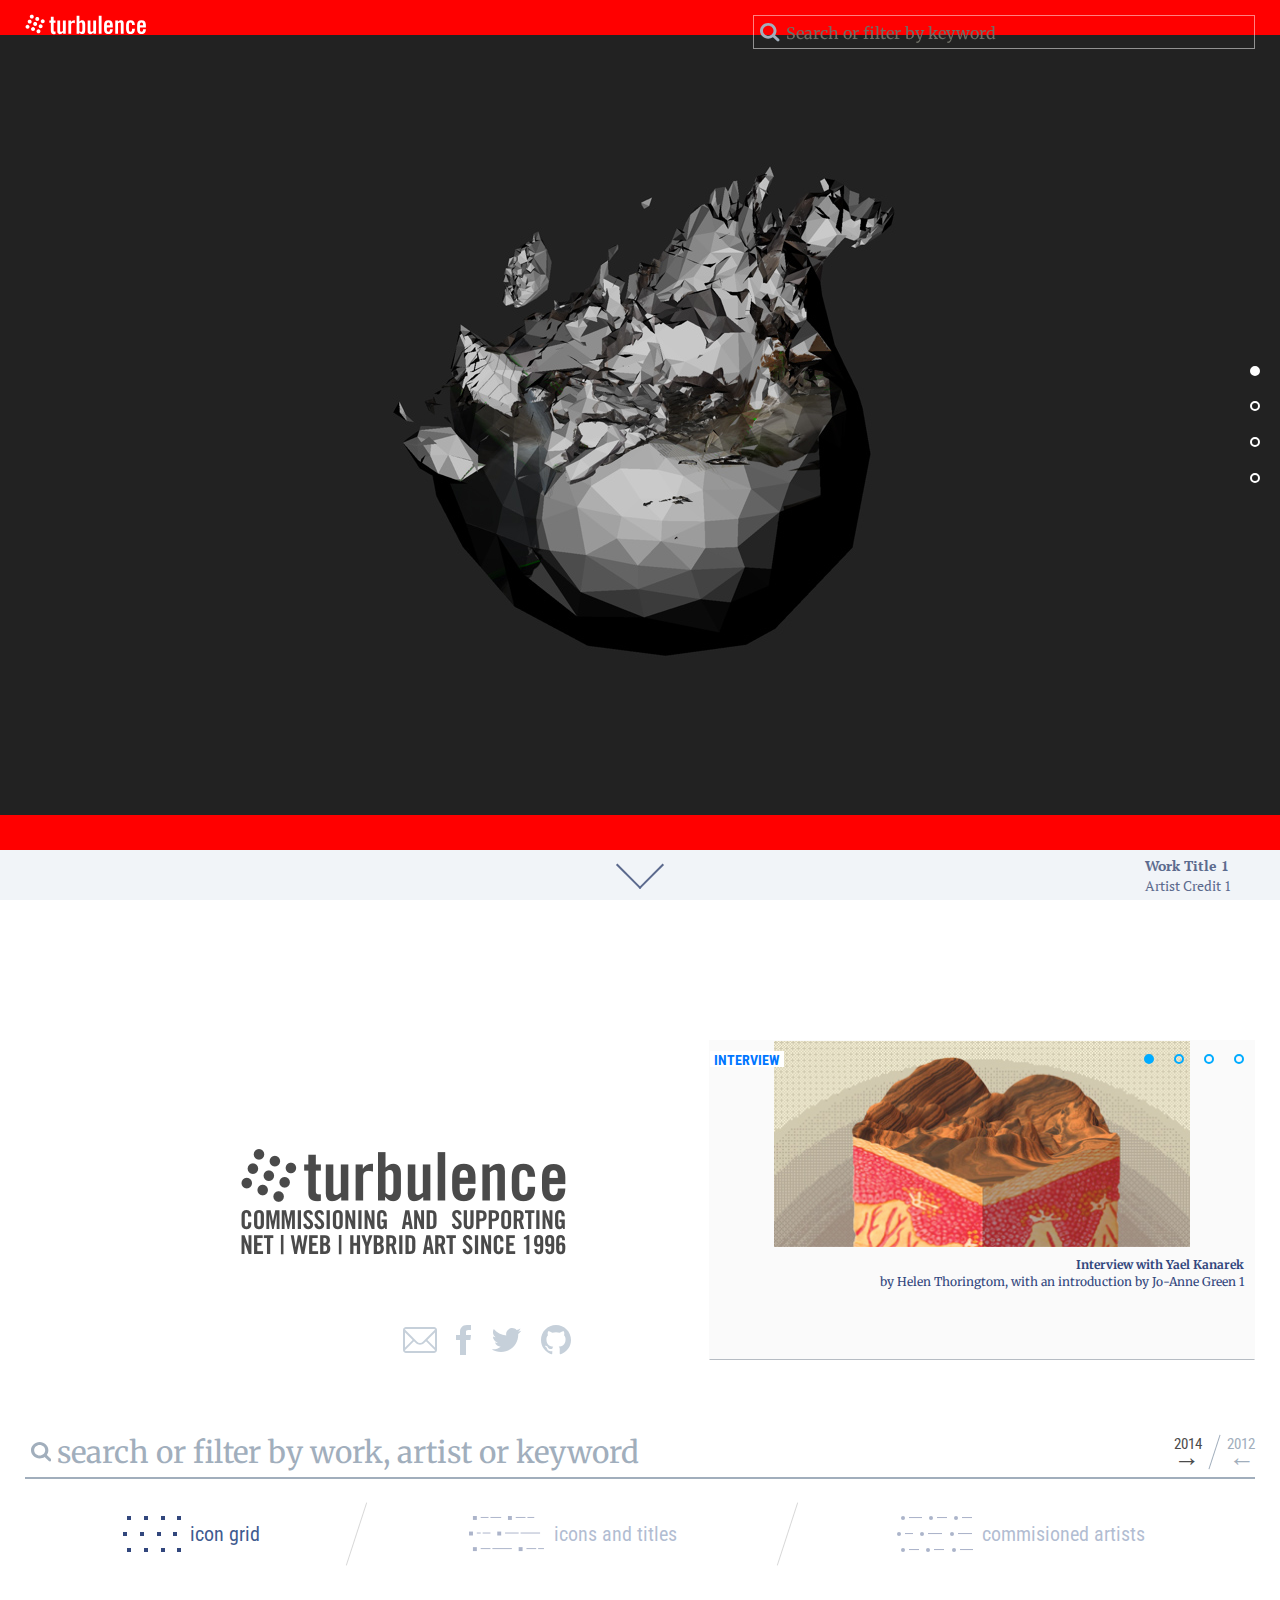
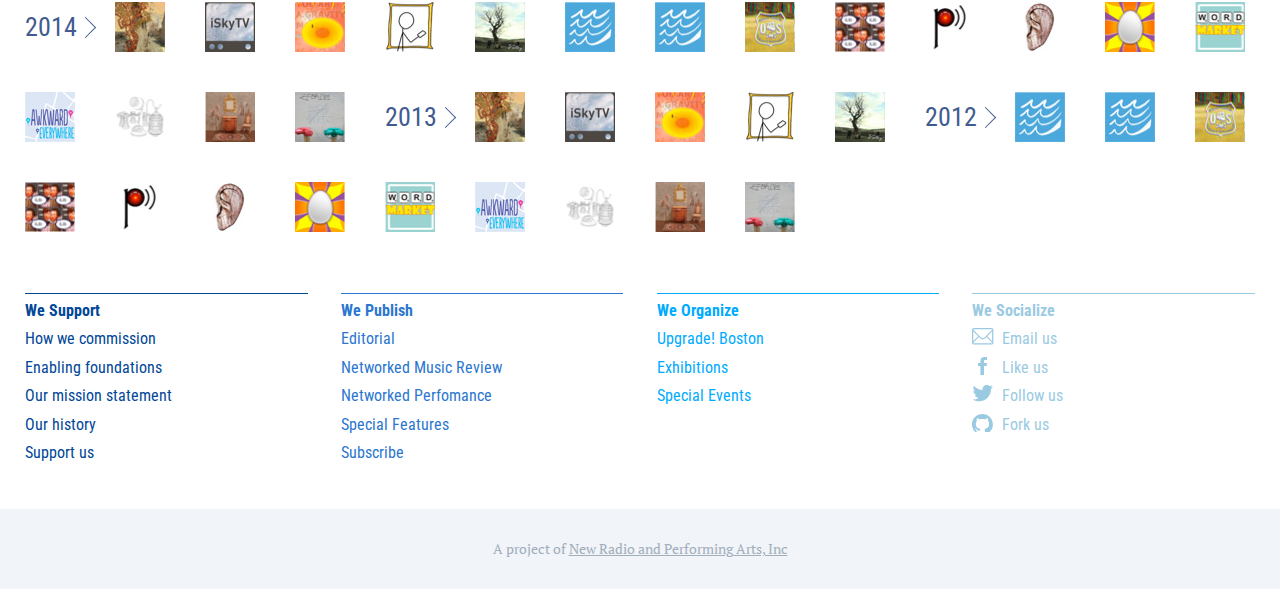
<file: index.html>
<!DOCTYPE html>
<html class="no-js" lang="">
    <head>
        <meta charset="utf-8">
        <meta http-equiv="X-UA-Compatible" content="IE=edge">
        <title>{title}</title>
        <meta name="description" content="">
        <meta name="viewport" content="width=device-width, initial-scale=1">

        <link rel="apple-touch-icon" href="apple-touch-icon.png">
        <!-- Place favicon.ico in the root directory -->

        <link rel="stylesheet" href="css/normalize.css">
        <link rel="stylesheet" href="font/font-awesome.min.css">
        <link rel="stylesheet" href="css/jquery-ui.min.css">
        <link rel="stylesheet" href="css/jquery-ui.theme.css">
        <link rel="stylesheet" href="css/jquery.bxslider.css">
        <link rel="stylesheet" href="css/main.css">
        <script src="js/vendor/modernizr-2.8.3.min.js"></script>
    </head>

    <body>
		<div id="wrapper">

		<div class="main-gallery__helper"></div>

        <div class="main-gallery">
            <div class="main-gallery__content">
                <div class="main-gallery__content-slider">
					<div class="main-gallery__content-slider-item" style="background: red;">
						<div class="main-gallery__content-inner">
							<a href="#" class="main-gallery__content-link">
								<img src="img/slider/slide-1.jpg" alt="">
							</a>
						</div>
					</div>

					<div class="main-gallery__content-slider-item" style="background: green;">
						<div class="main-gallery__content-inner">
							<a href="#" class="main-gallery__content-link">
								<img src="img/slider/slide-2.jpg" alt="">
							</a>
						</div>
					</div>

					<div class="main-gallery__content-slider-item" style="background: yellow;">
						<div class="main-gallery__content-inner">
							<a href="#" class="main-gallery__content-link">
								<img src="img/slider/slide-3.jpg" alt="">
							</a>
						</div>
					</div>

					<div class="main-gallery__content-slider-item" style="background: blue;">
						<div class="main-gallery__content-inner">
							<a href="#" class="main-gallery__content-link">
								<img src="img/slider/slide-4.jpg" alt="">
							</a>
						</div>
					</div>
                </div>
            </div>

			<div class="main-gallery__pager">
				<menu id="main-gallery__pager">
					<a href="#" data-slide-index="0" class="active"></a>
					<a href="#" data-slide-index="1"></a>
					<a href="#" data-slide-index="2"></a>
					<a href="#" data-slide-index="3"></a>
				</menu>
			</div>
        </div>

			<div class="container main-gallery__header">
				<div class="main-gallery__header-logo"></div>

				<div class="main-gallery__header-form">
					<form>
						<input type="search" placeholder="Search or filter by keyword">
					</form>
				</div>
			</div>

		<div class="main-gallery__footer">
            <div class="container">
                <ul class="main-gallery__titles">
                    <li data-slide-index="0" class="active">
                        <strong>Work Title 1</strong>
                        <span>Artist Credit 1</span>
                    </li>

                    <li data-slide-index="1">
                        <strong>Work Title 2</strong>
                        <span>Artist Credit 2</span>
                    </li>

                    <li data-slide-index="2">
                        <strong>Work Title 3</strong>
                        <span>Artist Credit 3</span>
                    </li>

                    <li data-slide-index="3">
                        <strong>Work Title 4</strong>
                        <span>Artist Credit 4</span>
                    </li>
                </ul>

                <span class="show-site"></span>
            </div>
        </div>

        <div id="wrap">
			<div class="header-helper"></div>

            <header class="header header_front header_index">
				<div class="container">
					<div class="nav-toggle mobile-vs">
						<a href="/" class="link-logo"></a>
						<div class="nav-toggle-btn"  data-toggle=".header__nav" data-toggle-dir="ltr"></div>
					</div>
					
					<nav class="header__nav">
						<div class="header__nav-inner">
							<div class="nav-support header__nav-item">
								<div class="nav-title">We Support</div>
								
								<ul class="drop-list">
									<li><a href="#">How we commission</a></li>
									<li><a href="#">Enabling foundations</a></li>
									<li><a href="#">Our mission statement</a></li>
									<li><a href="#">Our history</a></li>
									<li><a href="#">Support us</a></li>
								</ul>
							</div>
							
							<div class="nav-publish header__nav-item">
								<div class="nav-title">We Publish</div>
								
								<ul class="drop-list">
									<li><a href="#">Editorial</a></li>
									<li><a href="#">Networked Music Review</a></li>
									<li><a href="#">Networked Perfomance</a></li>
									<li><a href="#">Special Features</a></li>
									<li><a href="#">Subscribe</a></li>
								</ul>
							</div>
							
							<div class="nav-organize header__nav-item">
								<div class="nav-title">We Organize</div>
								
								<ul class="drop-list">
									<li><a href="#">Upgrade! Boston</a></li>
									<li><a href="#">Exhibitions</a></li>
									<li><a href="#">Special Events</a></li>
								</ul>
							</div>

							<div class="nav-socialize header__nav-item mobile-visible">
								<div class="nav-title">We Socialize</div>
								
								<ul class="drop-list">
									<li><a href="#"><i class="icon-mail_small"></i> Email us</a></li>
									<li><a href="#"><i class="icon-fb_small"></i> Like us</a></li>
									<li><a href="#"><i class="icon-tw_small"></i> Follow us</a></li>
									<li><a href="#"><i class="icon-github_small"></i> Fork us</a></li>
								</ul>
							</div>
						</div>
						
						<div class="header__search-mobile mobile-visible">
							<form>
								<input type="search" placeholder="Search">
								<button type="submit"><i class="fa fa-search"></i></button>
							</form>
						</div>
					</nav>

					<div class="header__search">
						<form>
							<input type="search" placeholder="Search or filter">
							<button type="submit"><i class="fa fa-search"></i></button>
						</form>
					</div>
                </div>
            </header>

			<div class="container">
				<div class="clearfix">
					<div class="slider-medium">
						<div class="slider-medium__wrap">
							<div class="slider-medium__item">
								<div class="slider-medium__item-img">
									<img src="img/slider/slide_min-1.jpg" alt="">
								</div>

								<span class="label-category">Interview</span>
							</div>

							<div class="slider-medium__item">
								<div class="slider-medium__item-img">
									<img src="img/slider/slide_min-2.jpg" alt="">
								</div>

								<span class="label-category">Event</span>
							</div>

							<div class="slider-medium__item">
								<div class="slider-medium__item-img">
									<img src="img/slider/slide_min-3.jpg" alt="">
								</div>

								<span class="label-category">Studio visit</span>
							</div>

							<div class="slider-medium__item">
								<div class="slider-medium__item-img">
									<img src="img/slider/slide_min-4.jpg" alt="">
								</div>

								<span class="label-category">Meeting</span>
							</div>
						</div>

						<div class="slider-medium__content">
							<ul class="slider-medium__desc">
								<li class="active">
									<strong>Interview with Yael Kanarek</strong>
									<span>by Helen Thoringtom, with an introduction by Jo-Anne Green 1</span>
								</li>

								<li>
									<strong>Events</strong>
									<span>Description for Events</span>
								</li>

								<li>
									<strong>Studio Visit</strong>
									<span>Description for Studio Visit</span>
								</li>

								<li>
									<strong>Meeting</strong>
									<span>Description for Meeting</span>
								</li>
							</ul>
						</div>

						<div class="slider-medium__pager">
							<a href="#" data-slide-index="0" class="active"></a><a href="#" data-slide-index="1"></a><a href="#" data-slide-index="2"></a><a href="#" data-slide-index="3"></a>
						</div>
					</div>

					<div class="front-logo">
						<div class="front-logo__media">
							<img src="img/logo-1.png" alt="">
						</div>

						<div class="front-logo__social">
							<a href="#" class="social-envelope"></a>
							<a href="#" class="social-fb"></a>
							<a href="#" class="social-tw"></a>
							<a href="#" class="social-git"></a>
						</div>
					</div>
				</div>

				<section class="search-block">
					<header class="search-block__head">
						<div class="search-block__period">
							<div class="search-block__period-years">
								<div class="search-block__period-left active">
									2014
									<span data-before="&rarr;" data-after="&larr;"></span>
								</div>

								<div class="search-block__period-right">
									2012
									<span data-before="&rarr;" data-after="&larr;"></span>
								</div>
							</div>

							<div class="search-block__period-years-titles" style="display: none">
								<div class="search-block__period-left active">
									2014
									<span data-before="&rarr;" data-after="&larr;"></span>
								</div>

								<div class="search-block__period-right">
									2012
									<span data-before="&rarr;" data-after="&larr;"></span>
								</div>
							</div>

							<div class="search-block__period-letters" style="display: none">
								<div class="search-block__period-left active">
									A
									<span data-before="&rarr;" data-after="&larr;"></span>
								</div>

								<div class="search-block__period-right">
									Z
									<span data-before="&rarr;" data-after="&larr;"></span>
								</div>
							</div>
						</div>

						<!--<div class="search-block__selected">
							<span class="search-block__selected-item">Iron maden</span>
							<span class="search-block__selected-item">Mist</span>
							<span class="search-block__selected-item">Must dry</span>
						</div>-->

						<div class="search-block__field">
							<i class="icon-search"></i>
							<input type="search" placeholder="search or filter by work, artist or keyword">
						</div>
					</header>

					<div class="search-block__filter">
						<div class="clearfix search-block__filter-menu">
							<label class="search-block__filter-item-icons">
								<input type="radio" name="filter-type" value=".type-icon" data-toggle-block=".search-block__period-years" checked>
								<i></i>
								<span>icon grid</span>
							</label>

							<label class="search-block__filter-item-icons-titls">
								<input type="radio" name="filter-type" value=".type-icon-title" data-toggle-block=".search-block__period-years-titles">
								<i></i>
								<span>icons and titles</span>
							</label>

							<label class="search-block__filter-item-artists">
								<input type="radio" name="filter-type" value=".type-artist" data-toggle-block=".search-block__period-letters">
								<i></i>
								<span>commisioned artists</span>
							</label>
						</div>

						<div class="search-block__filter-labels">
							<label class="filter-label">
								<input type="checkbox" name="filter-labels" value="Boozer">
								<span>Boozer</span>
							</label>

							<label class="filter-label">
								<input type="checkbox" name="filter-labels" value="Cobalt">
								<span>Cobalt</span>
							</label>

							<label class="filter-label">
								<input type="checkbox" name="filter-labels" value="Gasol">
								<span>Gasol</span>
							</label>

							<label class="filter-label">
								<input type="checkbox" name="filter-labels" value="Forman">
								<span>Forman</span>
							</label>

							<label class="filter-label">
								<input type="checkbox" name="filter-labels" value="Jordan">
								<span>Hichael Jordan</span>
							</label>

							<label class="filter-label">
								<input type="checkbox" name="filter-labels" value="Love">
								<span>Bob Love</span>
							</label>

							<label class="filter-label">
								<input type="checkbox" name="filter-labels" value="Brand">
								<span>Alton Brand</span>
							</label>

							<label class="filter-label">
								<input type="checkbox" name="filter-labels" value="currently">
								<span>currently</span>
							</label>

							<label class="filter-label">
								<input type="checkbox" name="filter-labels" value="Cadmium">
								<span>Cadmium</span>
							</label>

							<label class="filter-label">
								<input type="checkbox" name="filter-labels" value="match">
								<span>match</span>
							</label>

							<label class="filter-label">
								<input type="checkbox" name="filter-labels" value="shown">
								<span>shown</span>
							</label>

							<label class="filter-label">
								<input type="checkbox" name="filter-labels" value="Filtering">
								<span>Filtering</span>
							</label>

							<label class="filter-label">
								<input type="checkbox" name="filter-labels" value="the">
								<span>the</span>
							</label>

							<label class="filter-label">
								<input type="checkbox" name="filter-labels" value="via">
								<span>via</span>
							</label>

							<label class="filter-label">
								<input type="checkbox" name="filter-labels" value="elements">
								<span>elements</span>
							</label>

							<label class="filter-label">
								<input type="checkbox" name="filter-labels" value="item">
								<span>item</span>
							</label>

							<label class="filter-label">
								<input type="checkbox" name="filter-labels" value="show">
								<span>show</span>
							</label>

							<label class="filter-label">
								<input type="checkbox" name="filter-labels" value="and">
								<span>and</span>
							</label>

							<label class="filter-label">
								<input type="checkbox" name="filter-labels" value="hide">
								<span>hide</span>
							</label>

							<label class="filter-label">
								<input type="checkbox" name="filter-labels" value="can">
								<span>can</span>
							</label>
						</div>
					</div>

					<div class="search-block__content">
						<div class="isotope">
							<div class="i-item i-item_year type-icon" data-sort-up="1" data-sort-down="81" data-search="2014">
								2014
							</div>

							<div class="i-item i-item_icon type-icon i-item_scrn-scrn-tablet" data-sort-up="2" data-sort-down="98" data-search="Isotope" data-labels="Cadmium,match,shown,Filtering" data-img="img/ico-big.jpg" data-title="Work title" data-author="Artist credit" data-labels-url="http://google.com,/match,/shown,/Filtering" data-url="/icon-url" data-custom-color="red">
								<img src="img/icons/i1.jpg" alt="">
							</div>

							<div class="i-item i-item_icon type-icon i-item_scrn-smartphone_horizontal" data-sort-up="3" data-sort-down="97" data-search="can" data-labels="Brand,currently" data-img="img/ico-big.jpg" data-title="Work title" data-author="Artist credit" data-labels-url="/shown,/Filtering" data-url="/icon-url" data-custom-color="#fc09f9">
								<img src="img/icons/i2.jpg" alt="">
							</div>

							<div class="i-item i-item_icon type-icon i-item_scrn-smartphone" data-sort-up="4" data-sort-down="96" data-search="hide" data-labels="Forman,Jordan,Love" data-img="img/ico-big.jpg" data-title="Work title" data-author="Artist credit" data-labels-url="/match,/shown,/Filtering" data-url="/icon-url" data-custom-color="green">
								<img src="img/icons/i3.jpg" alt="">
							</div>

							<div class="i-item i-item_icon type-icon i-item_scrn-Power_Mac_5000" data-sort-up="5" data-sort-down="95" data-search="and" data-labels="Boozer,Cobalt,Gasol" data-img="img/ico-big.jpg" data-title="Work title" data-author="Artist credit" data-labels-url="http://google.com,/match,/shown" data-url="/icon-url">
								<img src="img/icons/i4.jpg" alt="">
							</div>

							<div class="i-item i-item_icon type-icon i-item_scrn-laptop" data-sort-up="6" data-sort-down="94" data-search="show" data-labels="hide,can" data-img="img/ico-big.jpg" data-title="Work title" data-author="Artist credit" data-labels-url="/shown,/Filtering" data-url="/icon-url">
								<img src="img/icons/i5.jpg" alt="">
							</div>

							<div class="i-item i-item_icon type-icon i-item_scrn-imac_G3" data-sort-up="7" data-sort-down="93" data-search="item" data-labels="item,show,and" data-img="img/ico-big.jpg" data-title="Work title" data-author="Artist credit" data-labels-url="http://google.com,/match,/Filtering" data-url="/icon-url">
								<img src="img/icons/i6.jpg" alt="">
							</div>

							<div class="i-item i-item_icon type-icon i-item_scrn-crt_screen" data-sort-up="8" data-sort-down="92" data-search="elements" data-labels="elements" data-img="img/ico-big.jpg" data-title="Work title" data-author="Artist credit" data-labels-url="/Filtering" data-url="/icon-url">
								<img src="img/icons/i7.jpg" alt="">
							</div>

							<div class="i-item i-item_icon type-icon" data-sort-up="9" data-sort-down="91" data-search="via" data-labels="via,elements,item" data-img="img/ico-big.jpg" data-title="Work title" data-author="Artist credit" data-labels-url="http://google.com,/match,/shown" data-url="/icon-url">
								<img src="img/icons/i8.jpg" alt="">
							</div>

							<div class="i-item i-item_icon type-icon" data-sort-up="10" data-sort-down="90" data-search="the" data-labels="the" data-img="img/ico-big.jpg" data-title="Work title" data-author="Artist credit" data-labels-url="http://google.com" data-url="/icon-url">
								<img src="img/icons/i9.jpg" alt="">
							</div>

							<div class="i-item i-item_icon type-icon" data-sort-up="11" data-sort-down="89" data-search="Items" data-labels="match,shown,Filtering" data-img="img/ico-big.jpg" data-title="Work title" data-author="Artist credit" data-labels-url="/match,/shown,/Filtering" data-url="/icon-url">
								<img src="img/icons/i10.jpg" alt="">
							</div>

							<div class="i-item i-item_icon type-icon" data-sort-up="12" data-sort-down="88" data-search="that" data-labels="currently,Cadmium" data-img="img/ico-big.jpg" data-title="Work title" data-author="Artist credit" data-labels-url="http://google.com,/match" data-url="/icon-url">
								<img src="img/icons/i11.jpg" alt="">
							</div>

							<div class="i-item i-item_icon type-icon" data-sort-up="13" data-sort-down="87" data-search="match" data-labels="Love,Brand" data-img="img/ico-big.jpg" data-title="Work title" data-author="Artist credit" data-labels-url="/shown,/Filtering" data-url="/icon-url">
								<img src="img/icons/i12.jpg" alt="">
							</div>

							<div class="i-item i-item_icon type-icon" data-sort-up="14" data-sort-down="86" data-search="that" data-labels="Forman,Jordan" data-img="img/ico-big.jpg" data-title="Work title" data-author="Artist credit" data-labels-url="/shown,/Filtering" data-url="/icon-url" data-custom-color="black">
								<img src="img/icons/i13.jpg" alt="">
							</div>

							<div class="i-item i-item_icon type-icon" data-sort-up="15" data-sort-down="85" data-search="filter" data-labels="Gasol" data-img="img/ico-big.jpg" data-title="Work title" data-author="Artist credit" data-labels-url="/shown" data-url="/icon-url">
								<img src="img/icons/i14.jpg" alt="">
							</div>

							<div class="i-item i-item_icon type-icon" data-sort-up="16" data-sort-down="84" data-search="will" data-labels="Boozer,Cobalt" data-img="img/ico-big.jpg" data-title="Work title" data-author="Artist credit" data-labels-url="/shown,/Filtering" data-url="/icon-url">
								<img src="img/icons/i15.jpg" alt="">
							</div>

							<div class="i-item i-item_icon type-icon" data-sort-up="17" data-sort-down="83" data-search="be" data-labels="and,hide,can" data-img="img/ico-big.jpg" data-title="Work title" data-author="Artist credit" data-labels-url="/match,/shown,/Filtering" data-url="/icon-url">
								<img src="img/icons/i16.jpg" alt="">
							</div>

							<div class="i-item i-item_icon type-icon" data-sort-up="18" data-sort-down="82" data-search="shown" data-labels="item,show" data-img="img/ico-big.jpg" data-title="Work title" data-author="Artist credit" data-labels-url="http://google.com,/Filtering" data-url="/icon-url">
								<img src="img/icons/i17.jpg" alt="">
							</div>

							<div class="i-item i-item_year type-icon" data-sort-up="19" data-sort-down="75" data-search="2013">
								2013
							</div>

							<div class="i-item i-item_icon type-icon" data-sort-up="20" data-sort-down="80" data-search="that" data-labels="Filtering,the" data-img="img/ico-big.jpg" data-title="Work title" data-author="Artist credit" data-labels-url="/shown,/Filtering" data-url="/icon-url">
								<img src="img/icons/i1.jpg" alt="">
							</div>

							<div class="i-item i-item_icon type-icon" data-sort-up="21" data-sort-down="79" data-search="do" data-labels="match,shown" data-img="img/ico-big.jpg" data-title="Work title" data-author="Artist credit" data-labels-url="http://google.com,/match" data-url="/icon-url">
								<img src="img/icons/i2.jpg" alt="">
							</div>

							<div class="i-item i-item_icon type-icon" data-sort-up="22" data-sort-down="78" data-search="not" data-labels="currently,Cadmium" data-img="img/ico-big.jpg" data-title="Work title" data-author="Artist credit" data-labels-url="/shown,/Filtering" data-url="/icon-url">
								<img src="img/icons/i3.jpg" alt="">
							</div>

							<div class="i-item i-item_icon type-icon" data-sort-up="23" data-sort-down="77" data-search="match" data-labels="Jordan,Love,Brand" data-img="img/ico-big.jpg" data-title="Work title" data-author="Artist credit" data-labels-url="http://google.com,/match,/shown" data-url="/icon-url">
								<img src="img/icons/i4.jpg" alt="">
							</div>

							<div class="i-item i-item_icon type-icon" data-sort-up="24" data-sort-down="76" data-search="will" data-labels="Forman" data-img="img/ico-big.jpg" data-title="Work title" data-author="Artist credit" data-labels-url="/Filtering" data-url="/icon-url">
								<img src="img/icons/i5.jpg" alt="">
							</div>

							<div class="i-item i-item_year type-icon" data-sort-up="25" data-sort-down="62" data-search="2012">
								2012
							</div>

							<div class="i-item i-item_icon type-icon" data-sort-up="26" data-sort-down="74" data-search="hidden" data-labels="Boozer" data-img="img/ico-big.jpg" data-title="Work title" data-author="Artist credit" data-labels-url="http://google.com" data-url="/icon-url">
								<img src="img/icons/i6.jpg" alt="">
							</div>

							<div class="i-item i-item_icon type-icon" data-sort-up="27" data-sort-down="73" data-search="Filtering" data-labels="can" data-img="img/ico-big.jpg" data-title="Work title" data-author="Artist credit" data-labels-url="/Filtering" data-url="/icon-url">
								<img src="img/icons/i7.jpg" alt="">
							</div>

							<div class="i-item i-item_icon type-icon" data-sort-up="28" data-sort-down="72" data-search="Selectors" data-labels="and,hide" data-img="img/ico-big.jpg" data-title="Work title" data-author="Artist credit" data-labels-url="/shown,/Filtering" data-url="/icon-url">
								<img src="img/icons/i8.jpg" alt="">
							</div>

							<div class="i-item i-item_icon type-icon" data-sort-up="29" data-sort-down="71" data-search="Cadmium" data-labels="item,show" data-img="img/ico-big.jpg" data-title="Work title" data-author="Artist credit" data-labels-url="http://google.com,/match" data-url="/icon-url">
								<img src="img/icons/i9.jpg" alt="">
							</div>

							<div class="i-item i-item_icon type-icon" data-sort-up="30" data-sort-down="70" data-search="Lead" data-labels="elements" data-img="img/ico-big.jpg" data-title="Work title" data-author="Artist credit" data-labels-url="/shown" data-url="/icon-url">
								<img src="img/icons/i10.jpg" alt="">
							</div>

							<div class="i-item i-item_icon type-icon" data-sort-up="31" data-sort-down="69" data-search="Tellurium" data-labels="Filtering,the,via" data-img="img/ico-big.jpg" data-title="Work title" data-author="Artist credit" data-labels-url="http://google.com,/shown,/Filtering" data-url="/icon-url">
								<img src="img/icons/i11.jpg" alt="">
							</div>

							<div class="i-item i-item_icon type-icon" data-sort-up="32" data-sort-down="68" data-search="Mercury" data-labels="shown" data-img="img/ico-big.jpg" data-title="Work title" data-author="Artist credit" data-labels-url="/Filtering" data-url="/icon-url">
								<img src="img/icons/i12.jpg" alt="">
							</div>

							<div class="i-item i-item_icon type-icon" data-sort-up="33" data-sort-down="67" data-search="Bismuth" data-labels="Cadmium,match" data-img="img/ico-big.jpg" data-title="Work title" data-author="Artist credit" data-labels-url="/shown,/Filtering" data-url="/icon-url">
								<img src="img/icons/i13.jpg" alt="">
							</div>

							<div class="i-item i-item_icon type-icon" data-sort-up="34" data-sort-down="66" data-search="Cobalt" data-labels="Brand,currently" data-img="img/ico-big.jpg" data-title="Work title" data-author="Artist credit" data-labels-url="http://google.com,/match" data-url="/icon-url">
								<img src="img/icons/i14.jpg" alt="">
							</div>

							<div class="i-item i-item_icon type-icon" data-sort-up="35" data-sort-down="65" data-search="Ytterbium" data-labels="Forman,Jordan,Love" data-img="img/ico-big.jpg" data-title="Work title" data-author="Artist credit" data-labels-url="http://google.com,/match,/Filtering" data-url="/icon-url">
								<img src="img/icons/i15.jpg" alt="">
							</div>

							<div class="i-item i-item_icon type-icon" data-sort-up="36" data-sort-down="64" data-search="Thallium" data-labels="Cobalt,Gasol" data-img="img/ico-big.jpg" data-title="Work title" data-author="Artist credit" data-labels-url="/shown,/Filtering" data-url="/icon-url">
								<img src="img/icons/i16.jpg" alt="">
							</div>

							<div class="i-item i-item_icon type-icon" data-sort-up="37" data-sort-down="63" data-search="Rhenium" data-labels="can,Boozer" data-img="img/ico-big.jpg" data-title="Work title" data-author="Artist credit" data-labels-url="http://google.com,/Filtering" data-url="/icon-url">
								<img src="img/icons/i17.jpg" alt="">
							</div>





							<div class="i-item i-item_year type-icon-title" data-sort-up-title="1" data-sort-down-title="91.1" data-search="Would">
								2014
							</div>
							
							<div class="i-item i-item_icon_title type-icon-title" data-sort-up-title="2" data-sort-down-title="99" data-search="currently" data-labels="Filtering,the,via" data-img="img/ico-big.jpg" data-title="Work title" data-author="Artist credit" data-labels-url="http://google.com,/shown,/Filtering" data-url="/icon-url" data-custom-color="pink">
								<img src="img/icons/i1.jpg" alt="">
								<a href="#">Simple title 1</a>
							</div>
							
							<div class="i-item i-item_icon_title type-icon-title" data-sort-up-title="3" data-sort-down-title="98" data-search="misunderstood" data-labels="elements" data-img="img/ico-big.jpg" data-title="Work title" data-author="Artist credit" data-labels-url="/shown" data-url="/icon-url" data-custom-color="orange">
								<img src="img/icons/i10.jpg" alt="">
								<a href="#">Simple title 10</a>
							</div>
							
							<div class="i-item i-item_icon_title type-icon-title" data-sort-up-title="4" data-sort-down-title="97" data-search="need" data-labels="item,show" data-img="img/ico-big.jpg" data-title="Work title" data-author="Artist credit" data-labels-url="http://google.com,/match" data-url="/icon-url" data-custom-color="black">
								<img src="img/icons/i11.jpg" alt="">
								<a href="#">Simple title 11</a>
							</div>
							
							<div class="i-item i-item_icon_title type-icon-title" data-sort-up-title="5" data-sort-down-title="96" data-search="this" data-img="img/ico-big.jpg" data-title="Work title" data-author="Artist credit" data-labels="item" data-labels-url="http://google.com" data-url="/icon-url">
								<img src="img/icons/i12.jpg" alt="">
								<a href="#">Simple title 12</a>
							</div>
							
							<div class="i-item i-item_icon_title type-icon-title" data-sort-up-title="6" data-sort-down-title="95" data-search="autocomplete" data-labels="can" data-img="img/ico-big.jpg" data-title="Work title" data-author="Artist credit" data-labels-url="/Filtering" data-url="/icon-url">
								<img src="img/icons/i13.jpg" alt="">
								<a href="#">Simple title 13</a>
							</div>
							
							<div class="i-item i-item_icon_title type-icon-title" data-sort-up-title="7" data-sort-down-title="95" data-search="updating" data-labels="Boozer" data-img="img/ico-big.jpg" data-title="Work title" data-author="Artist credit" data-labels-url="http://google.com" data-url="/icon-url">
								<img src="img/icons/i14.jpg" alt="">
								<a href="#">Simple title 14</a>
							</div>
							
							<div class="i-item i-item_icon_title type-icon-title" data-sort-up-title="8" data-sort-down-title="94" data-search="color" data-labels="via,elements,item" data-img="img/ico-big.jpg" data-title="Work title" data-author="Artist credit" data-labels-url="http://google.com,/match,/shown" data-url="/icon-url">
								<img src="img/icons/i15.jpg" alt="">
								<a href="#">Simple title 15</a>
							</div>
							
							<div class="i-item i-item_icon_title type-icon-title" data-sort-up-title="9" data-sort-down-title="93" data-search="adding" data-labels="via,elements,item" data-img="img/ico-big.jpg" data-title="Work title" data-author="Artist credit" data-labels-url="http://google.com,/match,/shown" data-url="/icon-url">
								<img src="img/icons/i16.jpg" alt="">
								<a href="#">Simple title 16</a>
							</div>
							
							<div class="i-item i-item_icon_title type-icon-title" data-sort-up-title="10" data-sort-down-title="92" data-search="once" data-labels="item,show" data-img="img/ico-big.jpg" data-title="Work title" data-author="Artist credit" data-labels-url="http://google.com,/match" data-url="/icon-url">
								<img src="img/icons/i17.jpg" alt="">
								<a href="#">Simple title 17</a>
							</div>
							
							<div class="i-item i-item_year type-icon-title" data-sort-up-title="11" data-sort-down-title="86" data-labels="Cadmium,match,shown,Filtering" data-img="img/ico-big.jpg" data-title="Work title" data-author="Artist credit" data-labels-url="http://google.com,/match,/shown,/Filtering" data-url="/icon-url">
								2013
							</div>
							
							<div class="i-item i-item_icon_title type-icon-title" data-sort-up-title="12" data-sort-down-title="91" data-search="comment" data-labels="elements" data-img="img/ico-big.jpg" data-title="Work title" data-author="Artist credit" data-labels-url="/shown" data-url="/icon-url">
								<img src="img/icons/i1.jpg" alt="">
								<a href="#">Simple title 1</a>
							</div>
							
							<div class="i-item i-item_icon_title type-icon-title" data-sort-up-title="13" data-sort-down-title="90" data-search="different" data-labels="can" data-img="img/ico-big.jpg" data-title="Work title" data-author="Artist credit" data-labels-url="/Filtering" data-url="/icon-url">
								<img src="img/icons/i2.jpg" alt="">
								<a href="#">Simple title 2</a>
							</div>
							
							<div class="i-item i-item_icon_title type-icon-title" data-sort-up-title="14" data-sort-down-title="89" data-search="posted" data-labels="item,show,and" data-img="img/ico-big.jpg" data-title="Work title" data-author="Artist credit" data-labels-url="http://google.com,/match,/Filtering" data-url="/icon-url">
								<img src="img/icons/i3.jpg" alt="">
								<a href="#">Simple title 3</a>
							</div>
							
							<div class="i-item i-item_icon_title type-icon-title" data-sort-up-title="15" data-sort-down-title="88" data-search="errors"data-labels="item,show"  data-img="img/ico-big.jpg" data-title="Work title" data-author="Artist credit" data-labels-url="/shown,/Filtering" data-url="/icon-url">
								<img src="img/icons/i4.jpg" alt="">
								<a href="#">Simple title 4</a>
							</div>
							
							<div class="i-item i-item_icon_title type-icon-title" data-sort-up-title="16" data-sort-down-title="87" data-search="question" data-labels="item,show,and" data-img="img/ico-big.jpg" data-title="Work title" data-author="Artist credit" data-labels-url="http://google.com,/match,/Filtering" data-url="/icon-url">
								<img src="img/icons/i5.jpg" alt="">
								<a href="#">Simple title 5</a>
							</div>

							<div class="i-item i-item_year type-icon-title" data-sort-up-title="17" data-sort-down-title="73" data-search="phrased">
								2012
							</div>
							
							<div class="i-item i-item_icon_title type-icon-title" data-sort-up-title="18" data-sort-down-title="85" data-search="attributing" data-labels="item,show,and" data-img="img/ico-big.jpg" data-title="Work title" data-author="Artist credit" data-labels-url="http://google.com,/match,/Filtering" data-url="/icon-url">
								<img src="img/icons/i6.jpg" alt="">
								<a href="#">Simple title 6</a>
							</div>
							
							<div class="i-item i-item_icon_title type-icon-title" data-sort-up-title="18" data-sort-down-title="84" data-search="misunderstood" data-labels="Cadmium,match,shown,Filtering" data-img="img/ico-big.jpg" data-title="Work title" data-author="Artist credit" data-labels-url="http://google.com,/match,/shown,/Filtering" data-url="/icon-url">
								<img src="img/icons/i7.jpg" alt="">
								<a href="#">Simple title 7</a>
							</div>
							
							<div class="i-item i-item_icon_title type-icon-title" data-sort-up-title="19" data-sort-down-title="83" data-search="answer" data-labels="Cadmium" data-img="img/ico-big.jpg" data-title="Work title" data-author="Artist credit" data-labels-url="http://google.com" data-url="/icon-url">
								<img src="img/icons/i8.jpg" alt="">
								<a href="#">Simple title 8</a>
							</div>
							
							<div class="i-item i-item_icon_title type-icon-title" data-sort-up-title="20" data-sort-down-title="82" data-search="there" data-labels="item,show" data-img="img/ico-big.jpg" data-title="Work title" data-author="Artist credit" data-labels-url="http://google.com,/match" data-url="/icon-url">
								<img src="img/icons/i9.jpg" alt="">
								<a href="#">Simple title 9</a>
							</div>
							
							<div class="i-item i-item_icon_title type-icon-title" data-sort-up-title="21" data-sort-down-title="81" data-search="questions" data-labels="elements" data-img="img/ico-big.jpg" data-title="Work title" data-author="Artist credit" data-labels-url="/shown" data-url="/icon-url">
								<img src="img/icons/i10.jpg" alt="">
								<a href="#">Simple title 10</a>
							</div>
							
							<div class="i-item i-item_icon_title type-icon-title" data-sort-up-title="22" data-sort-down-title="80" data-search="code" data-labels="Filtering,the,via" data-img="img/ico-big.jpg" data-title="Work title" data-author="Artist credit" data-labels-url="http://google.com,/shown,/Filtering" data-url="/icon-url">
								<img src="img/icons/i11.jpg" alt="">
								<a href="#">Simple title 11</a>
							</div>
							
							<div class="i-item i-item_icon_title type-icon-title" data-sort-up-title="23" data-sort-down-title="79" data-search="actual" data-labels="shown" data-img="img/ico-big.jpg" data-title="Work title" data-author="Artist credit" data-labels-url="/Filtering" data-url="/icon-url">
								<img src="img/icons/i12.jpg" alt="">
								<a href="#">Simple title 12</a>
							</div>
							
							<div class="i-item i-item_icon_title type-icon-title" data-sort-up-title="24" data-sort-down-title="78" data-search="your" data-labels="Cadmium,match" data-img="img/ico-big.jpg" data-title="Work title" data-author="Artist credit" data-labels-url="/shown,/Filtering" data-url="/icon-url">
								<img src="img/icons/i13.jpg" alt="">
								<a href="#">Simple title 13</a>
							</div>
							
							<div class="i-item i-item_icon_title type-icon-title" data-sort-up-title="25" data-sort-down-title="77" data-search="post" data-labels="Brand,currently" data-img="img/ico-big.jpg" data-title="Work title" data-author="Artist credit" data-labels-url="http://google.com,/match" data-url="/icon-url">
								<img src="img/icons/i14.jpg" alt="">
								<a href="#">Simple title 14</a>
							</div>
							
							<div class="i-item i-item_icon_title type-icon-title" data-sort-up-title="26" data-sort-down-title="76" data-search="to" data-labels="Forman,Jordan,Love" data-img="img/ico-big.jpg" data-title="Work title" data-author="Artist credit" data-labels-url="http://google.com,/match,/Filtering" data-url="/icon-url">
								<img src="img/icons/i15.jpg" alt="">
								<a href="#">Simple title 15</a>
							</div>
							
							<div class="i-item i-item_icon_title type-icon-title" data-sort-up-title="27" data-sort-down-title="75" data-search="sure" data-labels="Cobalt,Gasol" data-img="img/ico-big.jpg" data-title="Work title" data-author="Artist credit" data-labels-url="/shown,/Filtering" data-url="/icon-url">
								<img src="img/icons/i16.jpg" alt="">
								<a href="#">Simple title 16</a>
							</div>
							
							<div class="i-item i-item_icon_title type-icon-title" data-sort-up-title="28" data-sort-down-title="74" data-search="Been" data-labels="can,Boozer" data-img="img/ico-big.jpg" data-title="Work title" data-author="Artist credit" data-labels-url="http://google.com,/Filtering" data-url="/icon-url">
								<img src="img/icons/i17.jpg" alt="">
								<a href="#">Simple title 17</a>
							</div>




							<div class="i-item i-item_letter type-artist" data-sort-up-letter="1" data-sort-down-letter="94" data-search="A">
								A
							</div>

							<div class="i-item i-item_artist type-artist" data-sort-up-letter="2" data-sort-down-letter="98" data-search="Alton Brand" data-labels="Love,Brand" data-map="img/map-2.png" data-artist="img/artist-2.png" data-name="Alton Brand?/url" data-place="New York, NY" data-works="img/icons/i1.jpg?http://google.com,img/icons/i2.jpg?http://yahoo.com,img/icons/i3.jpg?http://bing.com" data-custom-color="maroon" data-map-src="https://www.google.com/maps/embed?pb=!1m14!1m12!1m3!1d26081603.294420466!2d-95.677068!3d37.06250000000001!2m3!1f0!2f0!3f0!3m2!1i1024!2i768!4f13.1!5e0!3m2!1sen!2s!4v1429787640650">
								<img src="img/icons/i1.jpg" alt="">
								<a href="#">Alton Brand</a>
							</div>

							<div class="i-item i-item_artist type-artist" data-sort-up-letter="3" data-sort-down-letter="97" data-search="Acottie Pippen" data-labels="Forman,Jordan" data-map="img/map-2.png" data-artist="img/artist-2.png" data-name="Acottie Pippen?/url" data-place="New York, NY" data-works="img/icons/i1.jpg?http://google.com,img/icons/i2.jpg?http://yahoo.com,img/icons/i3.jpg?http://bing.com" data-custom-color="blue" data-map-src="https://www.google.com/maps/embed?pb=!1m14!1m12!1m3!1d26081603.294420466!2d-95.677068!3d37.06250000000001!2m3!1f0!2f0!3f0!3m2!1i1024!2i768!4f13.1!5e0!3m2!1sen!2s!4v1429787640650">
								<img src="img/icons/i10.jpg" alt="">
								<a href="#">Acottie Pippen</a>
							</div>

							<div class="i-item i-item_artist type-artist" data-sort-up-letter="4" data-sort-down-letter="96" data-search="Aorm Van Lier" data-labels="Cobalt,Gasol" data-map="img/map-2.png" data-artist="img/artist-2.png" data-name="Aorm Van Lier?/url" data-place="New York, NY" data-works="img/icons/i1.jpg?http://google.com,img/icons/i2.jpg?http://yahoo.com,img/icons/i3.jpg?http://bing.com" data-custom-color="yellow" data-map-src="https://www.google.com/maps/embed?pb=!1m14!1m12!1m3!1d26081603.294420466!2d-95.677068!3d37.06250000000001!2m3!1f0!2f0!3f0!3m2!1i1024!2i768!4f13.1!5e0!3m2!1sen!2s!4v1429787640650">
								<img src="img/icons/i11.jpg" alt="">
								<a href="#">Aorm Van Lier</a>
							</div>

							<div class="i-item i-item_artist type-artist" data-sort-up-letter="5" data-sort-down-letter="95" data-search="Alton Brand" data-labels="Boozer" data-map="img/map-2.png" data-artist="img/artist-2.png" data-name="Alton Brand?/url" data-place="New York, NY" data-works="img/icons/i1.jpg?http://google.com,img/icons/i2.jpg?http://yahoo.com,img/icons/i3.jpg?http://bing.com">
								<img src="img/icons/i1.jpg" alt="">
								<a href="#">Alton Brand</a>
							</div>

							<div class="i-item i-item_letter type-artist" data-sort-up-letter="6" data-sort-down-letter="89" data-search="B">
								B
							</div>

							<div class="i-item i-item_artist type-artist" data-sort-up-letter="7" data-sort-down-letter="93" data-search="Ben Gordon" data-labels="show,and" data-map="img/map-2.png" data-artist="img/artist-2.png" data-name="Ben Gordon?/url" data-place="New York, NY" data-works="img/icons/i1.jpg?http://google.com,img/icons/i2.jpg?http://yahoo.com,img/icons/i3.jpg?http://bing.com">
								<img src="img/icons/i12.jpg" alt="">
								<a href="#">Ben Gordon</a>
							</div>

							<div class="i-item i-item_artist type-artist" data-sort-up-letter="8" data-sort-down-letter="92" data-search="Bob Love" data-labels="elements,item" data-map="img/map-2.png" data-artist="img/artist-2.png" data-name="Bob Love?/url" data-place="New York, NY" data-works="img/icons/i1.jpg?http://google.com,img/icons/i2.jpg?http://yahoo.com,img/icons/i3.jpg?http://bing.com">
								<img src="img/icons/i13.jpg" alt="">
								<a href="#">Bob Love</a>
							</div>

							<div class="i-item i-item_artist type-artist" data-sort-up-letter="9" data-sort-down-letter="91" data-search="Boakim Noah" data-labels="the,via" data-map="img/map-2.png" data-artist="img/artist-2.png" data-name="Boakim Noah?/url" data-place="New York, NY" data-works="img/icons/i1.jpg?http://google.com,img/icons/i2.jpg?http://yahoo.com,img/icons/i3.jpg?http://bing.com">
								<img src="img/icons/i14.jpg" alt="">
								<a href="#">Boakim Noah</a>
							</div>

							<div class="i-item i-item_artist type-artist" data-sort-up-letter="10" data-sort-down-letter="90" data-search="Berry Krause" data-labels="shown,Filtering" data-map="img/map-2.png" data-artist="img/artist-2.png" data-name="Berry Krause?/url" data-place="New York, NY" data-works="img/icons/i1.jpg?http://google.com,img/icons/i2.jpg?http://yahoo.com,img/icons/i3.jpg?http://bing.com">
								<img src="img/icons/i15.jpg" alt="">
								<a href="#">Berry Krause</a>
							</div>

							<div class="i-item i-item_letter type-artist" data-sort-up-letter="11" data-sort-down-letter="86" data-search="C">
								C
							</div>

							<div class="i-item i-item_artist type-artist" data-sort-up-letter="12" data-sort-down-letter="88" data-search="Car Forman" data-labels="Love,Brand,currently" data-map="img/map-2.png" data-artist="img/artist-2.png" data-name="Car Forman?/url" data-place="New York, NY" data-works="img/icons/i1.jpg?http://google.com,img/icons/i2.jpg?http://yahoo.com,img/icons/i3.jpg?http://bing.com">
								<img src="img/icons/i16.jpg" alt="">
								<a href="#">Car Forman</a>
							</div>

							<div class="i-item i-item_artist type-artist" data-sort-up-letter="13" data-sort-down-letter="87" data-search="Com Thibodeau" data-labels="Jordan" data-map="img/map-2.png" data-artist="img/artist-2.png" data-name="Com Thibodeau?/url" data-place="New York, NY" data-works="img/icons/i1.jpg?http://google.com,img/icons/i2.jpg?http://yahoo.com,img/icons/i3.jpg?http://bing.com">
								<img src="img/icons/i17.jpg" alt="">
								<a href="#">Com Thibodeau</a>
							</div>

							<div class="i-item i-item_letter type-artist" data-sort-up-letter="14" data-sort-down-letter="83" data-search="D">
								D
							</div>

							<div class="i-item i-item_artist type-artist" data-sort-up-letter="15" data-sort-down-letter="85" data-search="Dimmy Butler" data-labels="Boozer,Cobalt" data-map="img/map-2.png" data-artist="img/artist-2.png" data-name="Dimmy Butler?/url" data-place="New York, NY" data-works="img/icons/i1.jpg?http://google.com,img/icons/i2.jpg?http://yahoo.com,img/icons/i3.jpg?http://bing.com">
								<img src="img/icons/i1.jpg" alt="">
								<a href="#">Dimmy Butler</a>
							</div>

							<div class="i-item i-item_artist type-artist" data-sort-up-letter="16" data-sort-down-letter="84" data-search="Dau Gasol" data-labels="hide,can" data-map="img/map-2.png" data-artist="img/artist-2.png" data-name="Dau Gasol?/url" data-place="New York, NY" data-works="img/icons/i1.jpg?http://google.com,img/icons/i2.jpg?http://yahoo.com,img/icons/i3.jpg?http://bing.com">
								<img src="img/icons/i2.jpg" alt="">
								<a href="#">Dau Gasol</a>
							</div>

							<div class="i-item i-item_letter type-artist" data-sort-up-letter="17" data-sort-down-letter="79" data-search="E">
								E
							</div>

							<div class="i-item i-item_artist type-artist" data-sort-up-letter="18" data-sort-down-letter="82" data-search="Euol Deng" data-labels="via,elements,item" data-map="img/map-2.png" data-artist="img/artist-2.png" data-name="Euol Deng?/url" data-place="New York, NY" data-works="img/icons/i1.jpg?http://google.com,img/icons/i2.jpg?http://yahoo.com,img/icons/i3.jpg?http://bing.com">
								<img src="img/icons/i3.jpg" alt="">
								<a href="#">Euol Deng</a>
							</div>

							<div class="i-item i-item_artist type-artist" data-sort-up-letter="19" data-sort-down-letter="81" data-search="Eorace Grant" data-labels="the" data-map="img/map-2.png" data-artist="img/artist-2.png" data-name="Eorace Grant?/url" data-place="New York, NY" data-works="img/icons/i1.jpg?http://google.com,img/icons/i2.jpg?http://yahoo.com,img/icons/i3.jpg?http://bing.com">
								<img src="img/icons/i4.jpg" alt="">
								<a href="#">Eorace Grant</a>
							</div>

							<div class="i-item i-item_artist type-artist" data-sort-up-letter="20" data-sort-down-letter="80" data-search="Eeggie Theus" data-labels="shown,Filtering" data-map="img/map-2.png" data-artist="img/artist-2.png" data-name="Eeggie Theus?/url" data-place="New York, NY" data-works="img/icons/i1.jpg?http://google.com,img/icons/i2.jpg?http://yahoo.com,img/icons/i3.jpg?http://bing.com">
								<img src="img/icons/i5.jpg" alt="">
								<a href="#">Eeggie Theus</a>
							</div>

							<div class="i-item i-item_letter type-artist" data-sort-up-letter="21" data-sort-down-letter="72" data-search="G">
								G
							</div>

							<div class="i-item i-item_artist type-artist" data-sort-up-letter="22" data-sort-down-letter="78" data-search="Grtis Gilmore" data-labels="Love,Brand,currently,Cadmium" data-map="img/map-2.png" data-artist="img/artist-2.png" data-name="Grtis Gilmore?/url" data-place="New York, NY" data-works="img/icons/i1.jpg?http://google.com,img/icons/i2.jpg?http://yahoo.com,img/icons/i3.jpg?http://bing.com">
								<img src="img/icons/i6.jpg" alt="">
								<a href="#">Grtis Gilmore</a>
							</div>

							<div class="i-item i-item_artist type-artist" data-sort-up-letter="23" data-sort-down-letter="77" data-search="Gorm Van Lier" data-labels="Forman,Jordan" data-map="img/map-2.png" data-artist="img/artist-2.png" data-name="Gorm Van Lier?/url" data-place="New York, NY" data-works="img/icons/i1.jpg?http://google.com,img/icons/i2.jpg?http://yahoo.com,img/icons/i3.jpg?http://bing.com">
								<img src="img/icons/i7.jpg" alt="">
								<a href="#">Gorm Van Lier</a>
							</div>

							<div class="i-item i-item_artist type-artist" data-sort-up-letter="24" data-sort-down-letter="76" data-search="Ghet Walker" data-labels="can,Boozer,Cobalt,Gasol" data-map="img/map-2.png" data-artist="img/artist-2.png" data-name="Ghet Walker?/url" data-place="New York, NY" data-works="img/icons/i1.jpg?http://google.com,img/icons/i2.jpg?http://yahoo.com,img/icons/i3.jpg?http://bing.com">
								<img src="img/icons/i8.jpg" alt="">
								<a href="#">Ghet Walker</a>
							</div>

							<div class="i-item i-item_artist type-artist" data-sort-up-letter="25" data-sort-down-letter="75" data-search="Gob Boozer" data-labels="hide" data-map="img/map-2.png" data-artist="img/artist-2.png" data-name="Gob Boozer?/url" data-place="New York, NY" data-works="img/icons/i1.jpg?http://google.com,img/icons/i2.jpg?http://yahoo.com,img/icons/i3.jpg?http://bing.com">
								<img src="img/icons/i9.jpg" alt="">
								<a href="#">Gob Boozer</a>
							</div>

							<div class="i-item i-item_artist type-artist" data-sort-up-letter="26" data-sort-down-letter="74" data-search="Gerry Sloan" data-labels="item,show,and" data-map="img/map-2.png" data-artist="img/artist-2.png" data-name="Gerry Sloan?/url" data-place="New York, NY" data-works="img/icons/i1.jpg?http://google.com,img/icons/i2.jpg?http://yahoo.com,img/icons/i3.jpg?http://bing.com">
								<img src="img/icons/i10.jpg" alt="">
								<a href="#">Gerry Sloan</a>
							</div>

							<div class="i-item i-item_artist type-artist" data-sort-up-letter="27" data-sort-down-letter="73" data-search="Guy Rodgers" data-labels="via,elements" data-map="img/map-2.png" data-artist="img/artist-2.png" data-name="Guy Rodgers?/url" data-place="New York, NY" data-works="img/icons/i1.jpg?http://google.com,img/icons/i2.jpg?http://yahoo.com,img/icons/i3.jpg?http://bing.com">
								<img src="img/icons/i11.jpg" alt="">
								<a href="#">Guy Rodgers</a>
							</div>

							<div class="i-item i-item_letter type-artist" data-sort-up-letter="28" data-sort-down-letter="65" data-search="H">
								H
							</div>

							<div class="i-item i-item_artist type-artist" data-sort-up-letter="29" data-sort-down-letter="71" data-search="Hinrich Kirk" data-labels="Cadmium,match" data-map="img/map-2.png" data-artist="img/artist-2.png" data-name="Hinrich Kirk?/url" data-place="New York, NY" data-works="img/icons/i1.jpg?http://google.com,img/icons/i2.jpg?http://yahoo.com,img/icons/i3.jpg?http://bing.com">
								<img src="img/icons/i12.jpg" alt="">
								<a href="#">Hinrich Kirk</a>
							</div>

							<div class="i-item i-item_artist type-artist" data-sort-up-letter="30" data-sort-down-letter="70" data-search="Horace Grant" data-labels="currently" data-map="img/map-2.png" data-artist="img/artist-2.png" data-name="Horace Grant?/url" data-place="New York, NY" data-works="img/icons/i1.jpg?http://google.com,img/icons/i2.jpg?http://yahoo.com,img/icons/i3.jpg?http://bing.com">
								<img src="img/icons/i13.jpg" alt="">
								<a href="#">Horace Grant</a>
							</div>

							<div class="i-item i-item_artist type-artist" data-sort-up-letter="31" data-sort-down-letter="69" data-search="Hodges Craig" data-labels="Love,Brand" data-map="img/map-2.png" data-artist="img/artist-2.png" data-name="Hodges Craig?/url" data-place="New York, NY" data-works="img/icons/i1.jpg?http://google.com,img/icons/i2.jpg?http://yahoo.com,img/icons/i3.jpg?http://bing.com">
								<img src="img/icons/i14.jpg" alt="">
								<a href="#">Hodges Craig</a>
							</div>

							<div class="i-item i-item_artist type-artist" data-sort-up-letter="32" data-sort-down-letter="68" data-search="Haj Gibson" data-labels="Forman,Boozer,Jordan" data-map="img/map-2.png" data-artist="img/artist-2.png" data-name="Haj Gibson?/url" data-place="New York, NY" data-works="img/icons/i1.jpg?http://google.com,img/icons/i2.jpg?http://yahoo.com,img/icons/i3.jpg?http://bing.com">
								<img src="img/icons/i15.jpg" alt="">
								<a href="#">Haj Gibson</a>
							</div>

							<div class="i-item i-item_artist type-artist" data-sort-up-letter="33" data-sort-down-letter="67" data-search="Hyrus Thomas" data-labels="Gasol" data-map="img/map-2.png" data-artist="img/artist-2.png" data-name="Hyrus Thomas?/url" data-place="New York, NY" data-works="img/icons/i1.jpg?http://google.com,img/icons/i2.jpg?http://yahoo.com,img/icons/i3.jpg?http://bing.com">
								<img src="img/icons/i16.jpg" alt="">
								<a href="#">Hyrus Thomas</a>
							</div>

							<div class="i-item i-item_artist type-artist" data-sort-up-letter="34" data-sort-down-letter="66" data-search="Hichael Jordan" data-labels="Boozer,Cobalt,Jordan" data-map="img/map-2.png" data-artist="img/artist-2.png" data-name="Hichael Jordan?/url" data-place="New York, NY" data-works="img/icons/i1.jpg?http://google.com,img/icons/i2.jpg?http://yahoo.com,img/icons/i3.jpg?http://bing.com">
								<img src="img/icons/i17.jpg" alt="">
								<a href="#">Hichael Jordan</a>
							</div>
						</div>
					</div>
				</section>
			</div>
		</div>

		<footer class="footer">
			<div class="container">
				<div class="nav-support footer__nav-item">
					<div class="nav-title">We Support</div>

					<ul class="drop-list">
						<li><a href="#">How we commission</a></li>
						<li><a href="#">Enabling foundations</a></li>
						<li><a href="#">Our mission statement</a></li>
						<li><a href="#">Our history</a></li>
						<li><a href="#">Support us</a></li>
					</ul>
				</div>

				<div class="nav-publish footer__nav-item">
					<div class="nav-title">We Publish</div>

					<ul class="drop-list">
						<li><a href="#">Editorial</a></li>
						<li><a href="#">Networked Music Review</a></li>
						<li><a href="#">Networked Perfomance</a></li>
						<li><a href="#">Special Features</a></li>
						<li><a href="#">Subscribe</a></li>
					</ul>
				</div>

				<div class="nav-organize footer__nav-item">
					<div class="nav-title">We Organize</div>

					<ul class="drop-list">
						<li><a href="#">Upgrade! Boston</a></li>
						<li><a href="#">Exhibitions</a></li>
						<li><a href="#">Special Events</a></li>
					</ul>
				</div>

				<div class="nav-socialize footer__nav-item">
					<div class="nav-title">We Socialize</div>

					<ul class="drop-list">
						<li><a href="#"><i class="icon-mail_small"></i> Email us</a></li>
						<li><a href="#"><i class="icon-fb_small"></i> Like us</a></li>
						<li><a href="#"><i class="icon-tw_small"></i> Follow us</a></li>
						<li><a href="#"><i class="icon-github_small"></i> Fork us</a></li>
					</ul>
				</div>
			</div>

			<div class="footer__f">A project of <a href="#">New Radio and Performing Arts, Inc</a></div>
		</footer>


		</div>
        <!--<script src="//ajax.googleapis.com/ajax/libs/jquery/1.11.2/jquery.min.js"></script>-->
        <script>window.jQuery || document.write('<script src="js/vendor/jquery-1.11.2.min.js"><\/script>')</script>
        <script src="js/plugins.js"></script>
        <script src="js/jquery-ui.min.js"></script>
        <script src="js/main.js"></script>

    </body>
</html>
</file>
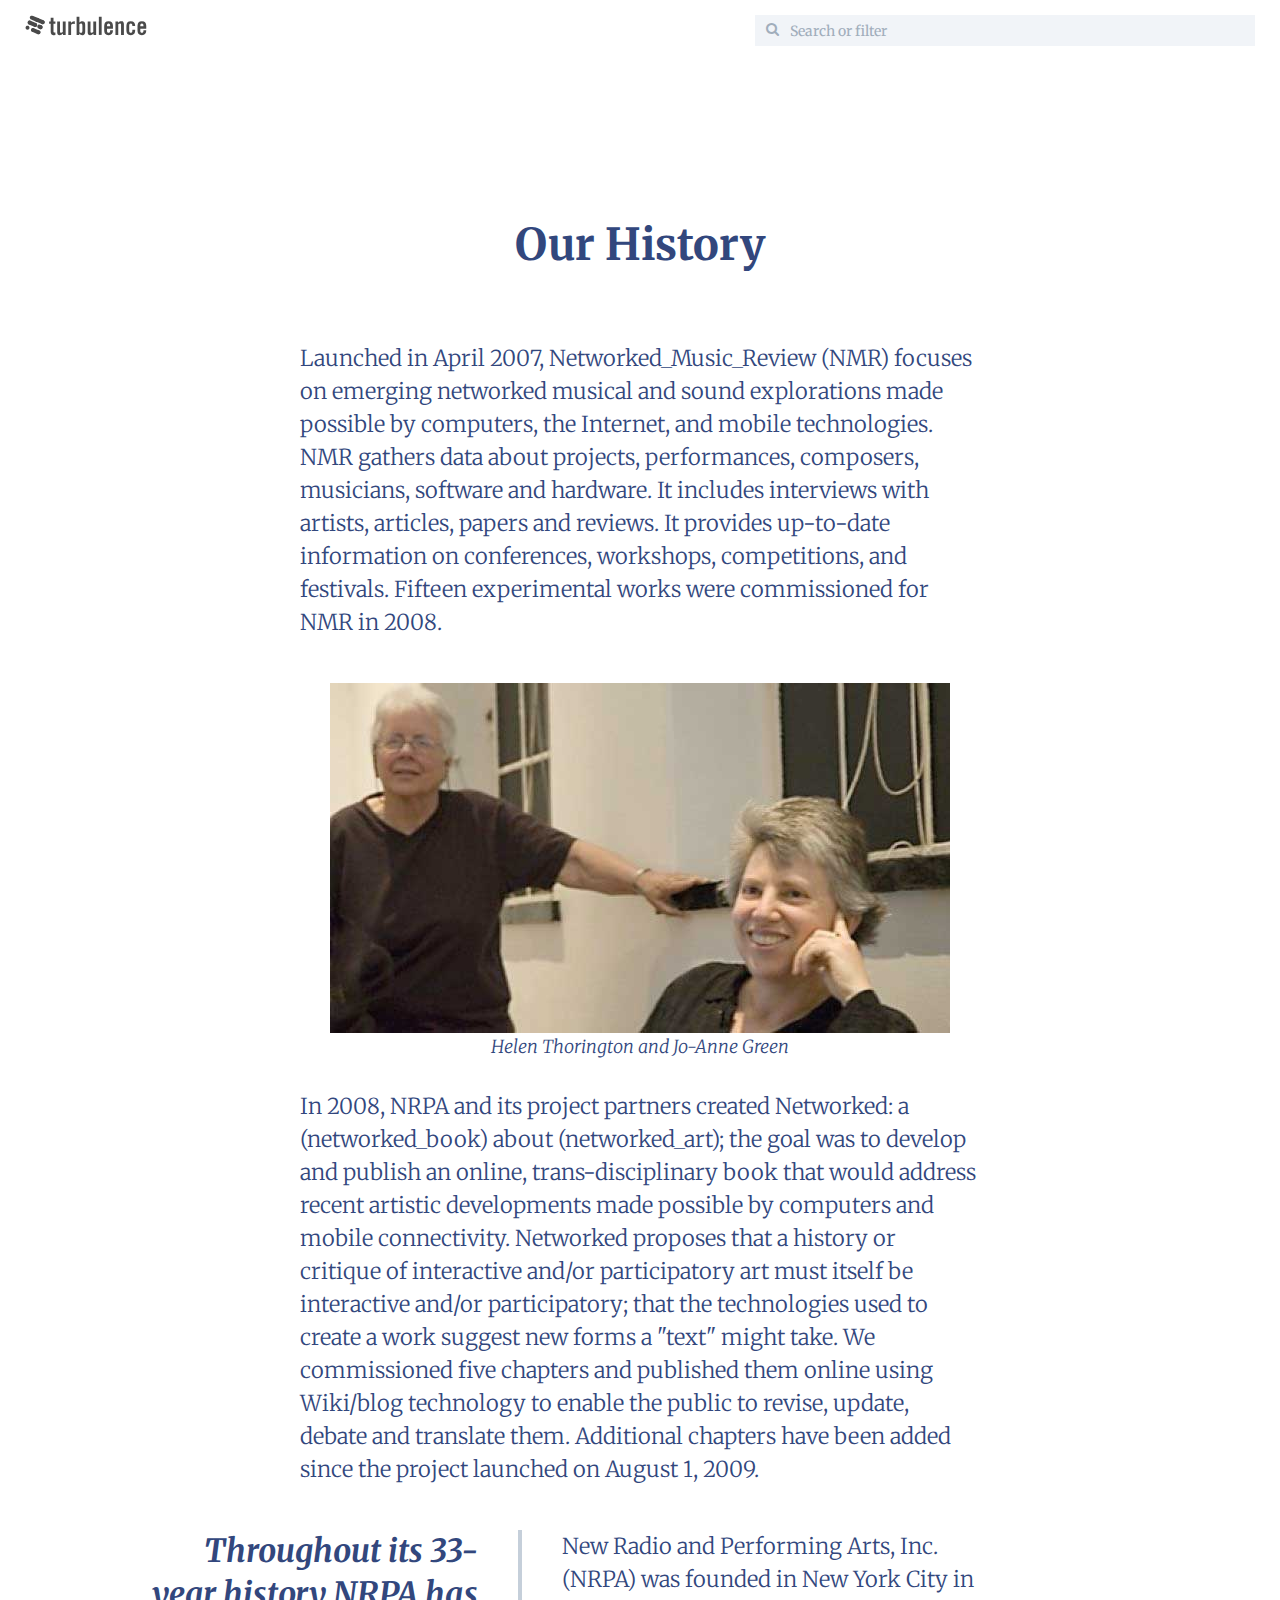
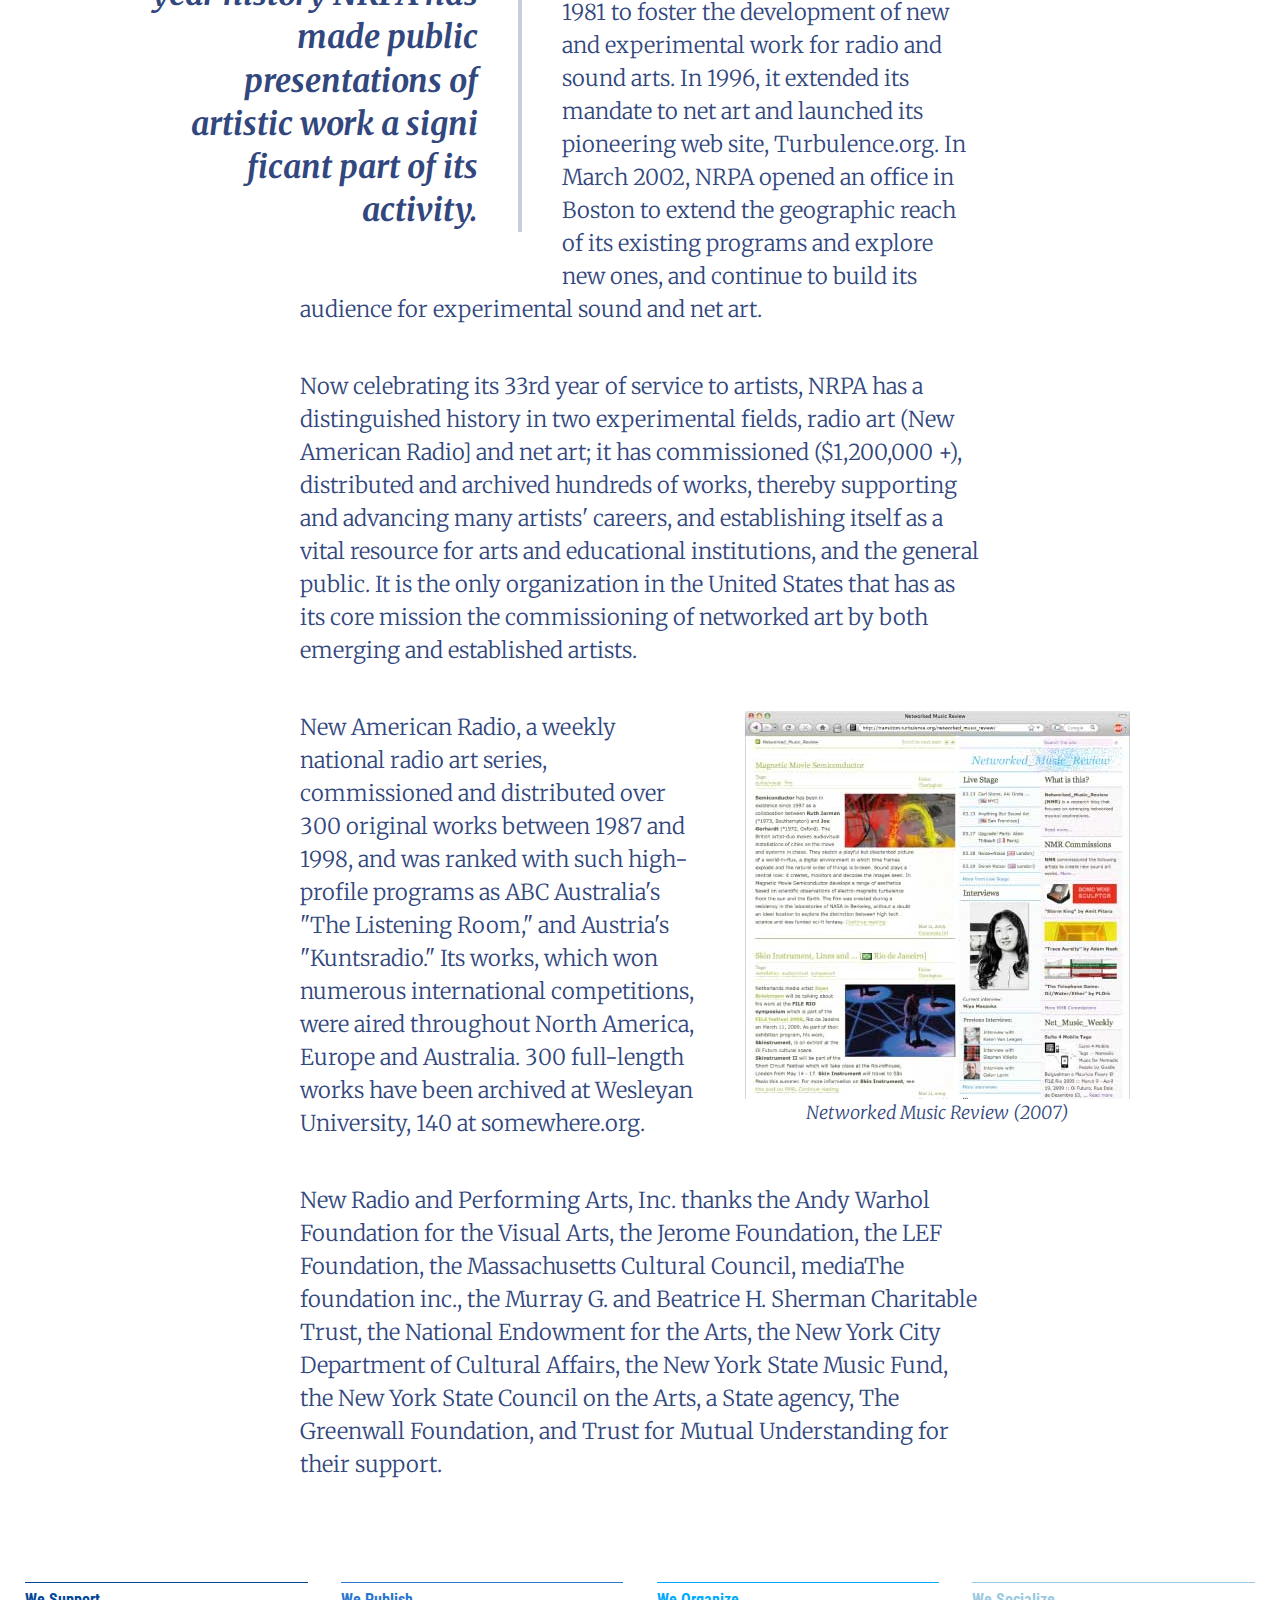
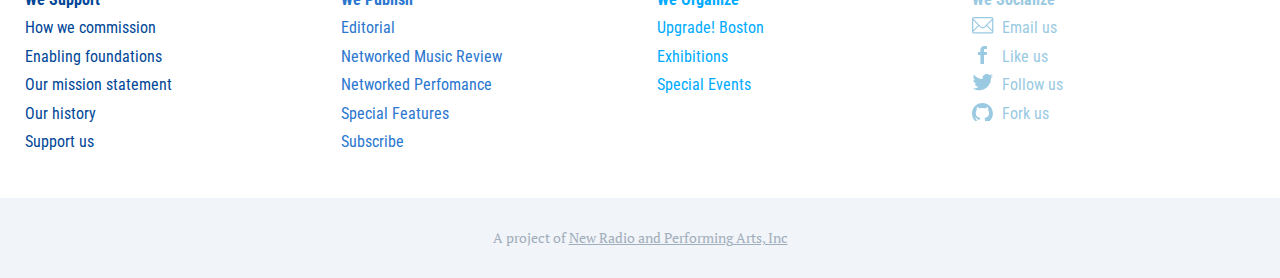
<file: article.html>
<!DOCTYPE html>
<html class="no-js" lang="">
    <head>
        <meta charset="utf-8">
        <meta http-equiv="X-UA-Compatible" content="IE=edge">
        <title>{title}</title>
        <meta name="description" content="">
        <meta name="viewport" content="width=device-width, initial-scale=1">

        <link rel="apple-touch-icon" href="apple-touch-icon.png">
        <!-- Place favicon.ico in the root directory -->

        <link rel="stylesheet" href="css/normalize.css">
        <link rel="stylesheet" href="font/font-awesome.min.css">
        <link rel="stylesheet" href="css/jquery-ui.min.css">
        <link rel="stylesheet" href="css/jquery-ui.theme.css">
        <link rel="stylesheet" href="css/jquery.bxslider.css">
        <link rel="stylesheet" href="css/main.css">
        <script src="js/vendor/modernizr-2.8.3.min.js"></script>
    </head>

    <body>
        <div id="wrap">
			<div class="header_inner__helper"></div>

            <header class="header header_inner">
				<div class="container">
					<div class="nav-toggle">
						<a href="/" class="link-logo"></a>
						<div class="nav-toggle-btn"  data-toggle=".header__nav" data-toggle-dir="ltr"></div>
					</div>
					
					<nav class="header__nav">
						<div class="header__nav-inner">
							<div class="nav-support header__nav-item">
								<div class="nav-title">We Support</div>
								
								<ul class="drop-list">
									<li><a href="#">How we commission</a></li>
									<li><a href="#">Enabling foundations</a></li>
									<li><a href="#">Our mission statement</a></li>
									<li><a href="#">Our history</a></li>
									<li><a href="#">Support us</a></li>
								</ul>
							</div>
							
							<div class="nav-publish header__nav-item">
								<div class="nav-title">We Publish</div>
								
								<ul class="drop-list">
									<li><a href="#">Editorial</a></li>
									<li><a href="#">Networked Music Review</a></li>
									<li><a href="#">Networked Perfomance</a></li>
									<li><a href="#">Special Features</a></li>
									<li><a href="#">Subscribe</a></li>
								</ul>
							</div>
							
							<div class="nav-organize header__nav-item">
								<div class="nav-title">We Organize</div>
								
								<ul class="drop-list">
									<li><a href="#">Upgrade! Boston</a></li>
									<li><a href="#">Exhibitions</a></li>
									<li><a href="#">Special Events</a></li>
								</ul>
							</div>

							<div class="nav-socialize header__nav-item">
								<div class="nav-title">We Socialize</div>
								
								<ul class="drop-list">
									<li><a href="#"><i class="icon-mail_small"></i> Email us</a></li>
									<li><a href="#"><i class="icon-fb_small"></i> Like us</a></li>
									<li><a href="#"><i class="icon-tw_small"></i> Follow us</a></li>
									<li><a href="#"><i class="icon-github_small"></i> Fork us</a></li>
								</ul>
							</div>
						</div>
					
						<div class="header__search-mobile mobile-visible">
							<form>
								<input type="search" placeholder="Search">
								<button type="submit"><i class="fa fa-search"></i></button>
							</form>
						</div>
					</nav>

					<div class="header__search">
						<form>
							<input type="search" placeholder="Search or filter">
							<button type="submit"><i class="fa fa-search"></i></button>
						</form>
					</div>
                </div>
            </header>

			<div class="container">
				<article class="page">
					<h1>Our History</h1>

					<p>Launched in April 2007, Networked_Music_Review (NMR) focuses on emerging networked musical and sound explorations made possible by computers, the Internet, and mobile technologies. NMR gathers data about projects, performances, composers, musicians, software and hardware. It includes interviews with artists, articles, papers and reviews. It provides up-to-date information on conferences, workshops, competitions, and festivals. Fifteen experimental works were commissioned for NMR in 2008.</p>

					<figure class="media">
						<img src="img/i1.jpg" alt="">

						<figcaption>Helen Thorington and Jo-Anne Green</figcaption>
					</figure>

					<p>In 2008, NRPA and its project partners created Networked: a (networked_book) about (networked_art); the goal was to develop and publish an online, trans-disciplinary book that would address recent artistic developments made possible by computers and mobile connectivity. Networked proposes that a history or critique of interactive and/or participatory art must itself be interactive and/or participatory; that the technologies used to create a work suggest new forms a "text" might take. We commissioned five chapters and published them online using Wiki/blog technology to enable the public to revise, update, debate and translate them. Additional chapters have been added since the project launched on August 1, 2009.</p>

					<blockquote class="fl">
						<p>Throughout its 33-year history NRPA has made public presentations of artistic work a signi ficant part of its activity.</p>
					</blockquote>

					<p>New Radio and Performing Arts, Inc. (NRPA) was founded in New York City in 1981 to foster the development of new and experimental work for radio and sound arts. In 1996, it extended its mandate to net art and launched its pioneering web site, Turbulence.org. In March 2002, NRPA opened an office in Boston to extend the geographic reach of its existing programs and explore new ones, and continue to build its audience for experimental sound and net art.</p>

					<p>Now celebrating its 33rd year of service to artists, NRPA has a distinguished history in two experimental fields, radio art (New American Radio] and net art; it has commissioned ($1,200,000 +), distributed and archived hundreds of works, thereby supporting and advancing many artists' careers, and establishing itself as a vital resource for arts and educational institutions, and the general public. It is the only organization in the United States that has as its core mission the commissioning of networked art by both emerging and established artists.</p>

					<figure class="media fr">
						<img src="img/i2.jpg" alt="">

						<figcaption>Networked Music Review (2007)</figcaption>
					</figure>

					<p>New American Radio, a weekly national radio art series, commissioned and distributed over 300 original works between 1987 and 1998, and was ranked with such high-profile programs as ABC Australia's "The Listening Room," and Austria's "Kuntsradio." Its works, which won numerous international competitions, were aired throughout North America, Europe and Australia. 300 full-length works have been archived at Wesleyan University, 140 at somewhere.org.</p>

					<p>New Radio and Performing Arts, Inc. thanks the Andy Warhol Foundation for the Visual Arts, the Jerome Foundation, the LEF Foundation, the Massachusetts Cultural Council, mediaThe foundation inc., the Murray G. and Beatrice H. Sherman Charitable Trust, the National Endowment for the Arts, the New York City Department of Cultural Affairs, the New York State Music Fund, the New York State Council on the Arts, a State agency, The Greenwall Foundation, and Trust for Mutual Understanding for their support.</p>
				</article>
			</div>
		</div>

		<footer class="footer">
			<div class="container">
				<div class="nav-support footer__nav-item">
					<div class="nav-title">We Support</div>

					<ul class="drop-list">
						<li><a href="#">How we commission</a></li>
						<li><a href="#">Enabling foundations</a></li>
						<li><a href="#">Our mission statement</a></li>
						<li><a href="#">Our history</a></li>
						<li><a href="#">Support us</a></li>
					</ul>
				</div>

				<div class="nav-publish footer__nav-item">
					<div class="nav-title">We Publish</div>

					<ul class="drop-list">
						<li><a href="#">Editorial</a></li>
						<li><a href="#">Networked Music Review</a></li>
						<li><a href="#">Networked Perfomance</a></li>
						<li><a href="#">Special Features</a></li>
						<li><a href="#">Subscribe</a></li>
					</ul>
				</div>

				<div class="nav-organize footer__nav-item">
					<div class="nav-title">We Organize</div>

					<ul class="drop-list">
						<li><a href="#">Upgrade! Boston</a></li>
						<li><a href="#">Exhibitions</a></li>
						<li><a href="#">Special Events</a></li>
					</ul>
				</div>

				<div class="nav-socialize footer__nav-item">
					<div class="nav-title">We Socialize</div>

					<ul class="drop-list">
						<li><a href="#"><i class="icon-mail_small"></i> Email us</a></li>
						<li><a href="#"><i class="icon-fb_small"></i> Like us</a></li>
						<li><a href="#"><i class="icon-tw_small"></i> Follow us</a></li>
						<li><a href="#"><i class="icon-github_small"></i> Fork us</a></li>
					</ul>
				</div>
			</div>

			<div class="footer__f">A project of <a href="#">New Radio and Performing Arts, Inc</a></div>
		</footer>

        <!--<script src="//ajax.googleapis.com/ajax/libs/jquery/1.11.2/jquery.min.js"></script>-->
        <script>window.jQuery || document.write('<script src="js/vendor/jquery-1.11.2.min.js"><\/script>')</script>
        <script src="js/plugins.js"></script>
        <script src="js/jquery-ui.min.js"></script>
        <script src="js/main.js"></script>

    </body>
</html>
</file>
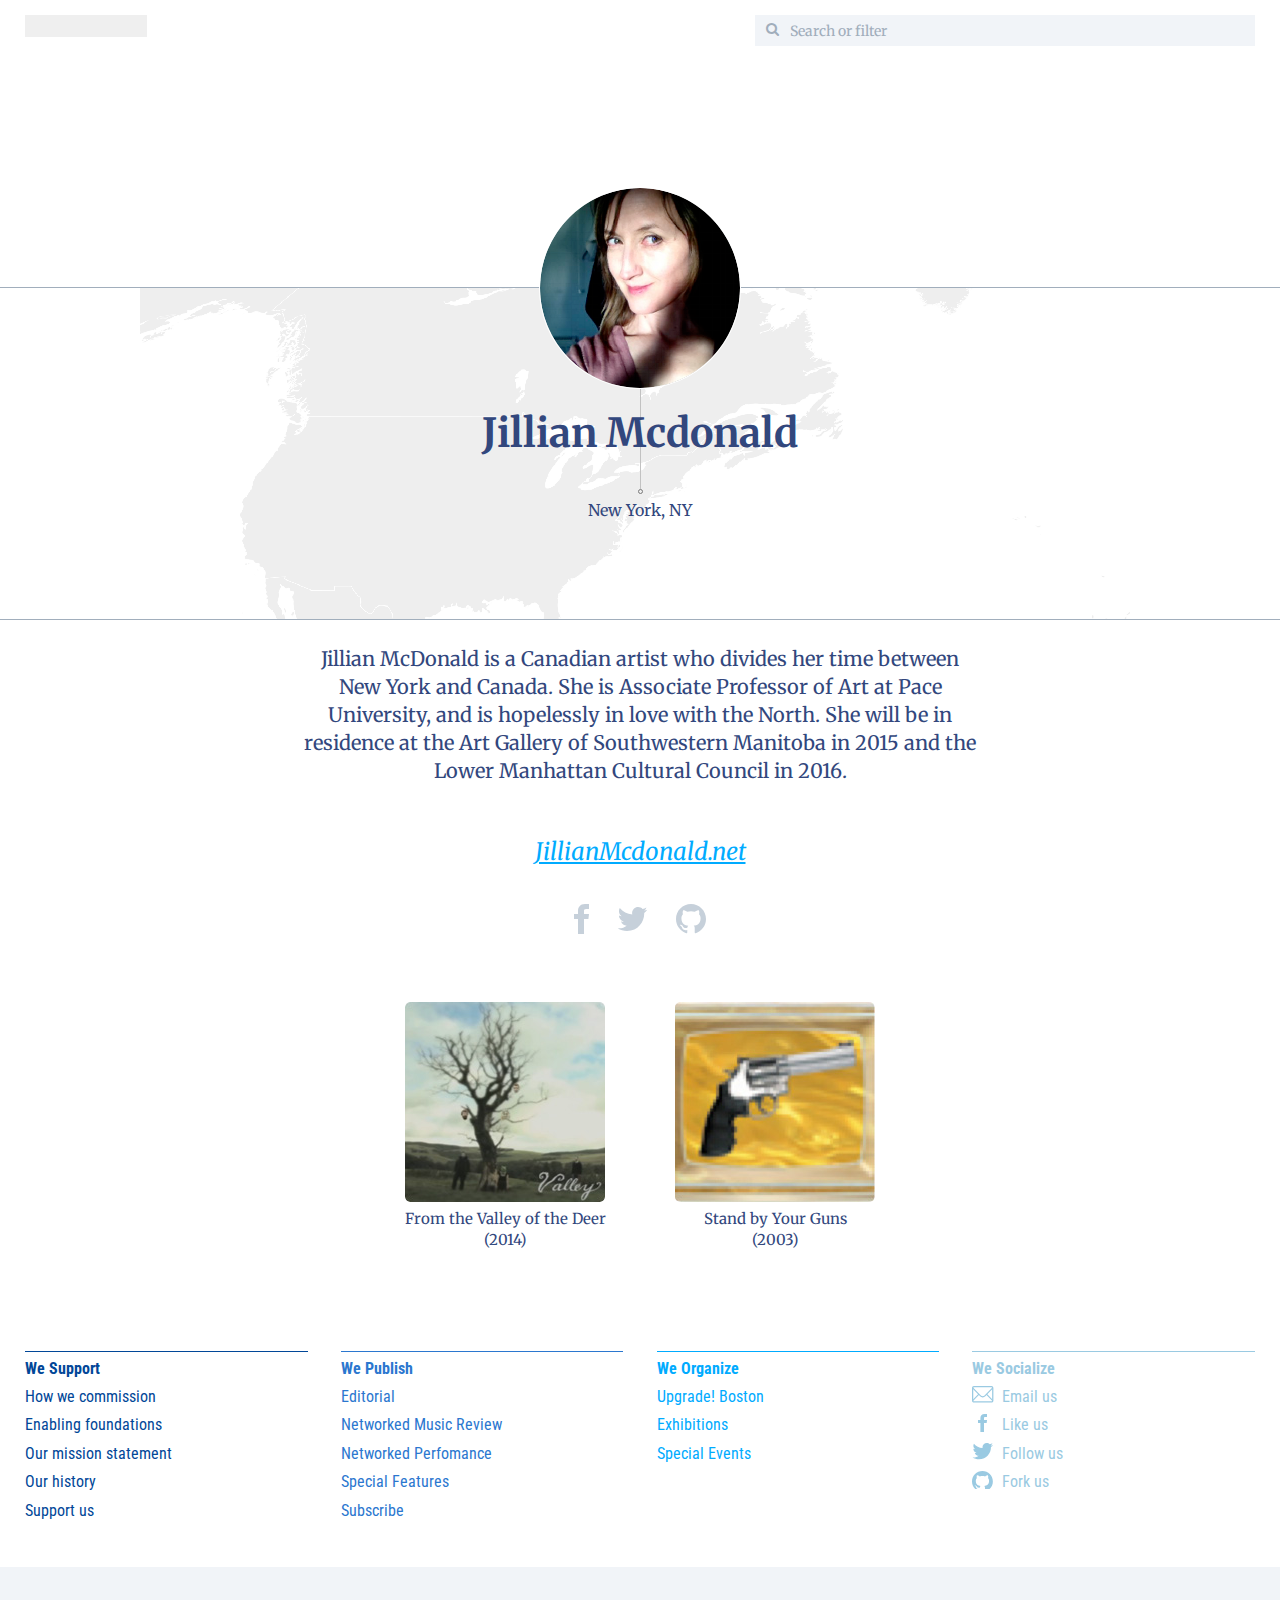
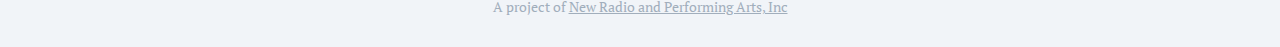
<file: artist.html>
<!DOCTYPE html>
<html class="no-js" lang="">
    <head>
        <meta charset="utf-8">
        <meta http-equiv="X-UA-Compatible" content="IE=edge">
        <title>{title}</title>
        <meta name="description" content="">
        <meta name="viewport" content="width=device-width, initial-scale=1">

        <link rel="apple-touch-icon" href="apple-touch-icon.png">
        <!-- Place favicon.ico in the root directory -->

        <link rel="stylesheet" href="css/normalize.css">
        <link rel="stylesheet" href="font/font-awesome.min.css">
        <link rel="stylesheet" href="css/jquery-ui.min.css">
        <link rel="stylesheet" href="css/jquery-ui.theme.css">
        <link rel="stylesheet" href="css/jquery.bxslider.css">
        <link rel="stylesheet" href="css/main.css">
        <script src="js/vendor/modernizr-2.8.3.min.js"></script>
    </head>

    <body>
        <div id="wrap">
			<div class="header_inner__helper"></div>

            <header class="header header_inner">
				<div class="container">
					<button type="button" class="nav-toggle" data-toggle=".header__nav" data-toggle-dir="ltr"></button>
					
					<nav class="header__nav">
						<div class="header__nav-inner">
							<div class="nav-support header__nav-item">
								<div class="nav-title">We Support</div>
								
								<ul class="drop-list">
									<li><a href="#">How we commission</a></li>
									<li><a href="#">Enabling foundations</a></li>
									<li><a href="#">Our mission statement</a></li>
									<li><a href="#">Our history</a></li>
									<li><a href="#">Support us</a></li>
								</ul>
							</div>
							
							<div class="nav-publish header__nav-item">
								<div class="nav-title">We Publish</div>
								
								<ul class="drop-list">
									<li><a href="#">Editorial</a></li>
									<li><a href="#">Networked Music Review</a></li>
									<li><a href="#">Networked Perfomance</a></li>
									<li><a href="#">Special Features</a></li>
									<li><a href="#">Subscribe</a></li>
								</ul>
							</div>
							
							<div class="nav-organize header__nav-item">
								<div class="nav-title">We Organize</div>
								
								<ul class="drop-list">
									<li><a href="#">Upgrade! Boston</a></li>
									<li><a href="#">Exhibitions</a></li>
									<li><a href="#">Special Events</a></li>
								</ul>
							</div>

							<div class="nav-socialize header__nav-item">
								<div class="nav-title">We Socialize</div>
								
								<ul class="drop-list">
									<li><a href="#"><i class="icon-mail_small"></i> Email us</a></li>
									<li><a href="#"><i class="icon-fb_small"></i> Like us</a></li>
									<li><a href="#"><i class="icon-tw_small"></i> Follow us</a></li>
									<li><a href="#"><i class="icon-github_small"></i> Fork us</a></li>
								</ul>
							</div>
						
							<div class="header__search-mobile mobile-visible">
								<form>
									<input type="search" placeholder="Search">
									<button type="submit"><i class="fa fa-search"></i></button>
								</form>
							</div>
						</div>
					</nav>

					<div class="header__search">
						<form>
							<input type="search" placeholder="Search or filter">
							<button type="submit"><i class="fa fa-search"></i></button>
						</form>
					</div>
                </div>
            </header>

			<div id="content">
				<section class="artist-details">
					<div class="artist-details__info">
						<h1 class="artist-details__name">Jillian Mcdonald</h1>

						<img src="img/artist.png" alt="" class="artist-details__photo">

						<div class="artist-details__map">
							<img src="img/map-1.png" alt="" class="artist-details__map-img">
						</div>

						<div class="artist-details__place">New York, NY</div>
					</div>

					<div class="artist-details__content">
						<div class="artist-details__desc">
							Jillian McDonald is a Canadian artist who divides her time between New York and Canada. She is Associate Professor of Art at Pace University, and is hopelessly in love with the North. She will be in residence at the Art Gallery of Southwestern Manitoba in 2015 and the Lower Manhattan Cultural Council in 2016.
						</div>

						<a href="#" class="artist-details__site">JillianMcdonald.net</a>

						<div class="artist-details__social">
							<a href="#" class="social-fb"></a>
							<a href="#" class="social-tw"></a>
							<a href="#" class="social-git"></a>
						</div>

						<div class="artist-details__works">
							<a href="#">
								<img src="img/i3.jpg" alt="">
								<span>From the Valley of the Deer <br>(2014)</span>
							</a><a href="#">
								<img src="img/i4.jpg" alt="">
								<span>Stand by Your Guns <br>(2003)</span>
							</a>
						</div>
					</div>
				</section>

			</div>
		</div>

		<footer class="footer">
			<div class="container">
				<div class="nav-support footer__nav-item">
					<div class="nav-title">We Support</div>

					<ul class="drop-list">
						<li><a href="#">How we commission</a></li>
						<li><a href="#">Enabling foundations</a></li>
						<li><a href="#">Our mission statement</a></li>
						<li><a href="#">Our history</a></li>
						<li><a href="#">Support us</a></li>
					</ul>
				</div>

				<div class="nav-publish footer__nav-item">
					<div class="nav-title">We Publish</div>

					<ul class="drop-list">
						<li><a href="#">Editorial</a></li>
						<li><a href="#">Networked Music Review</a></li>
						<li><a href="#">Networked Perfomance</a></li>
						<li><a href="#">Special Features</a></li>
						<li><a href="#">Subscribe</a></li>
					</ul>
				</div>

				<div class="nav-organize footer__nav-item">
					<div class="nav-title">We Organize</div>

					<ul class="drop-list">
						<li><a href="#">Upgrade! Boston</a></li>
						<li><a href="#">Exhibitions</a></li>
						<li><a href="#">Special Events</a></li>
					</ul>
				</div>

				<div class="nav-socialize footer__nav-item">
					<div class="nav-title">We Socialize</div>

					<ul class="drop-list">
						<li><a href="#"><i class="icon-mail_small"></i> Email us</a></li>
						<li><a href="#"><i class="icon-fb_small"></i> Like us</a></li>
						<li><a href="#"><i class="icon-tw_small"></i> Follow us</a></li>
						<li><a href="#"><i class="icon-github_small"></i> Fork us</a></li>
					</ul>
				</div>
			</div>

			<div class="footer__f">A project of <a href="#">New Radio and Performing Arts, Inc</a></div>
		</footer>

        <script src="//ajax.googleapis.com/ajax/libs/jquery/1.11.2/jquery.min.js"></script>
        <script>window.jQuery || document.write('<script src="js/vendor/jquery-1.11.2.min.js"><\/script>')</script>
        <script src="js/plugins.js"></script>
        <script src="js/jquery-ui.min.js"></script>
        <script src="js/main.js"></script>

    </body>
</html>
</file>
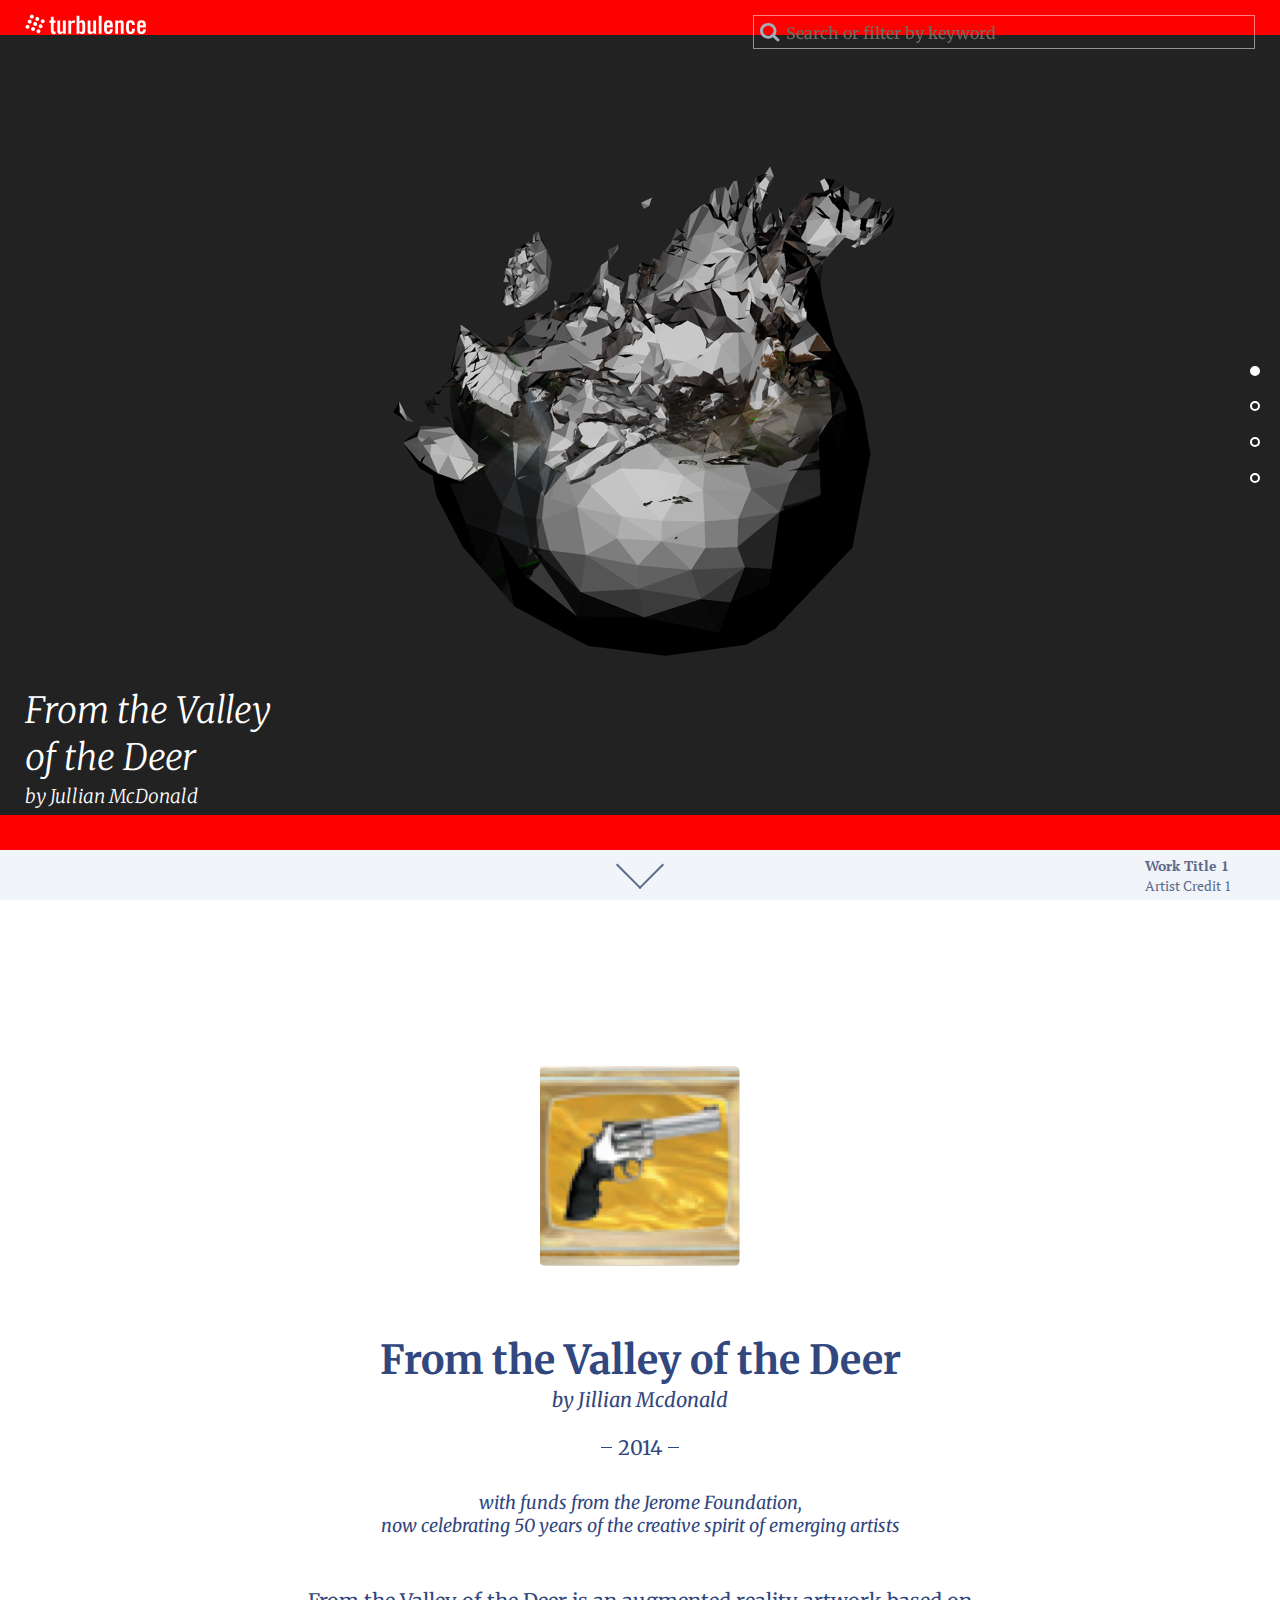
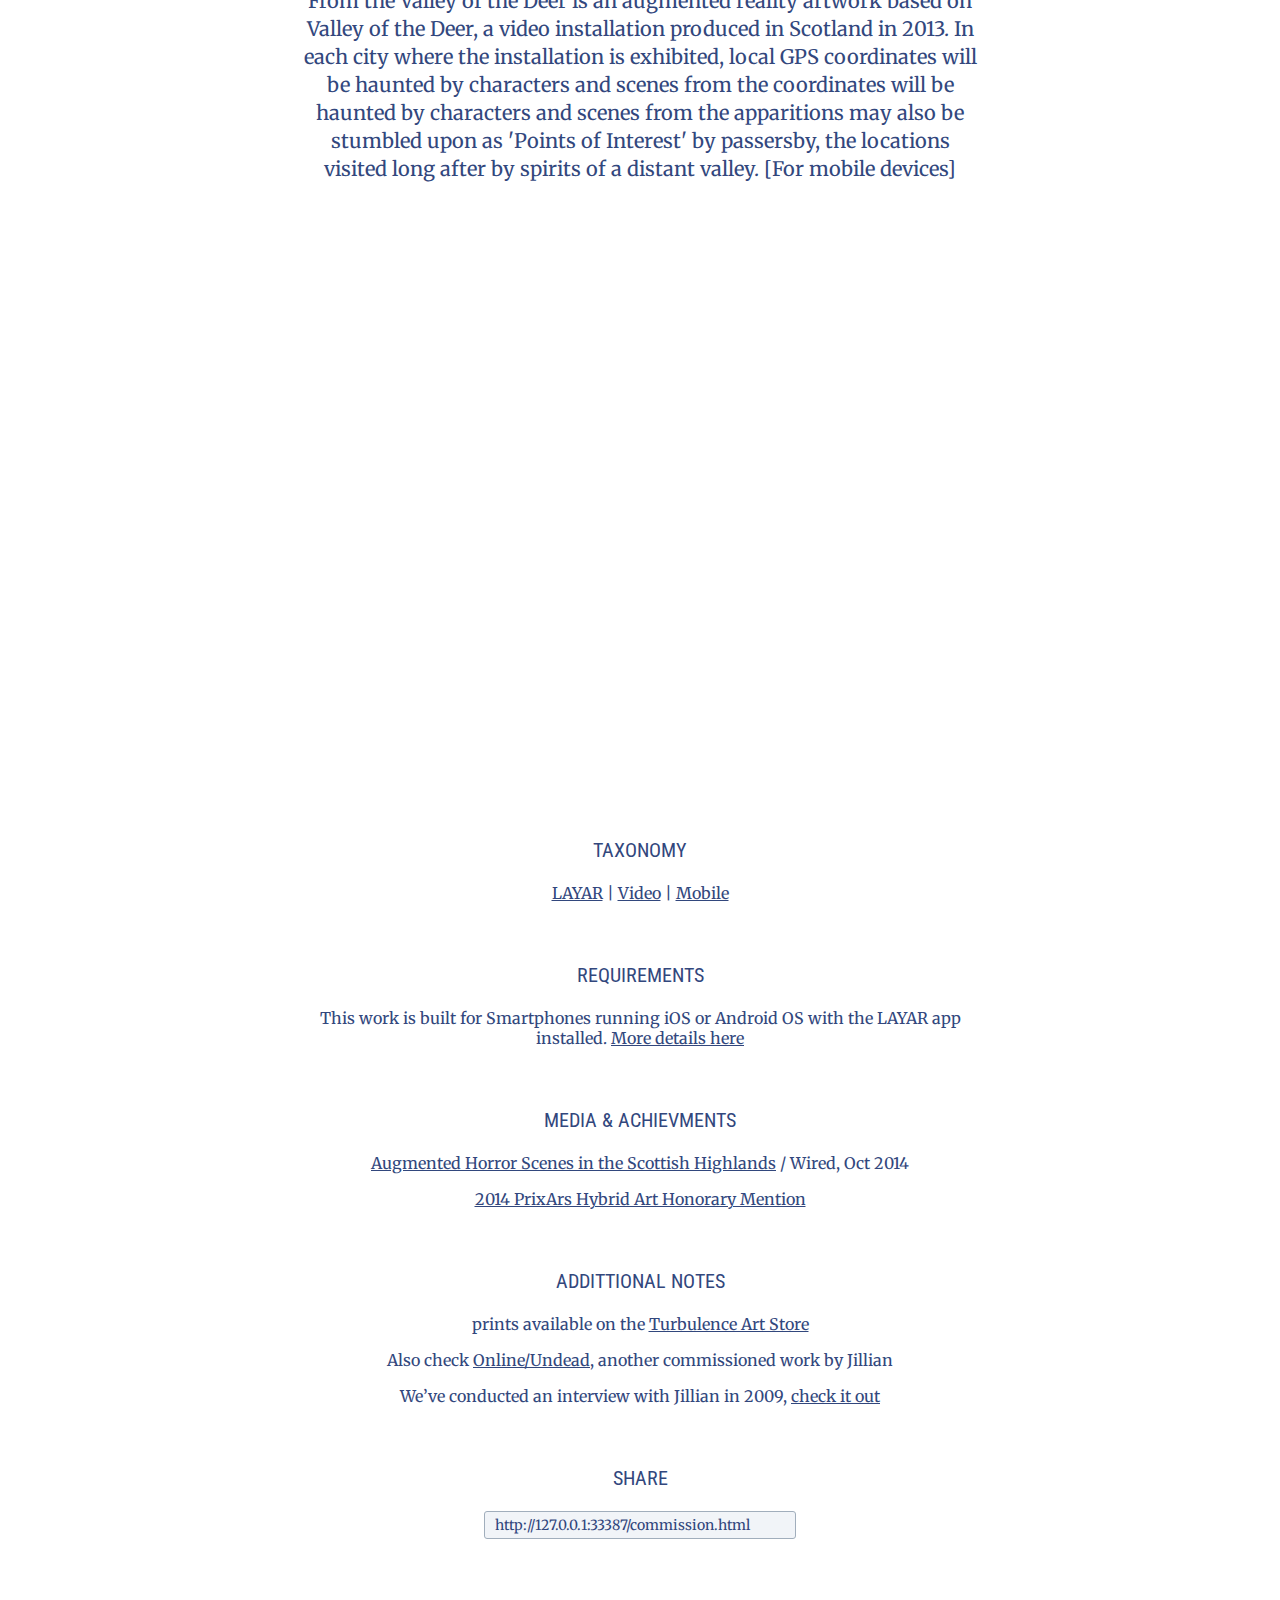
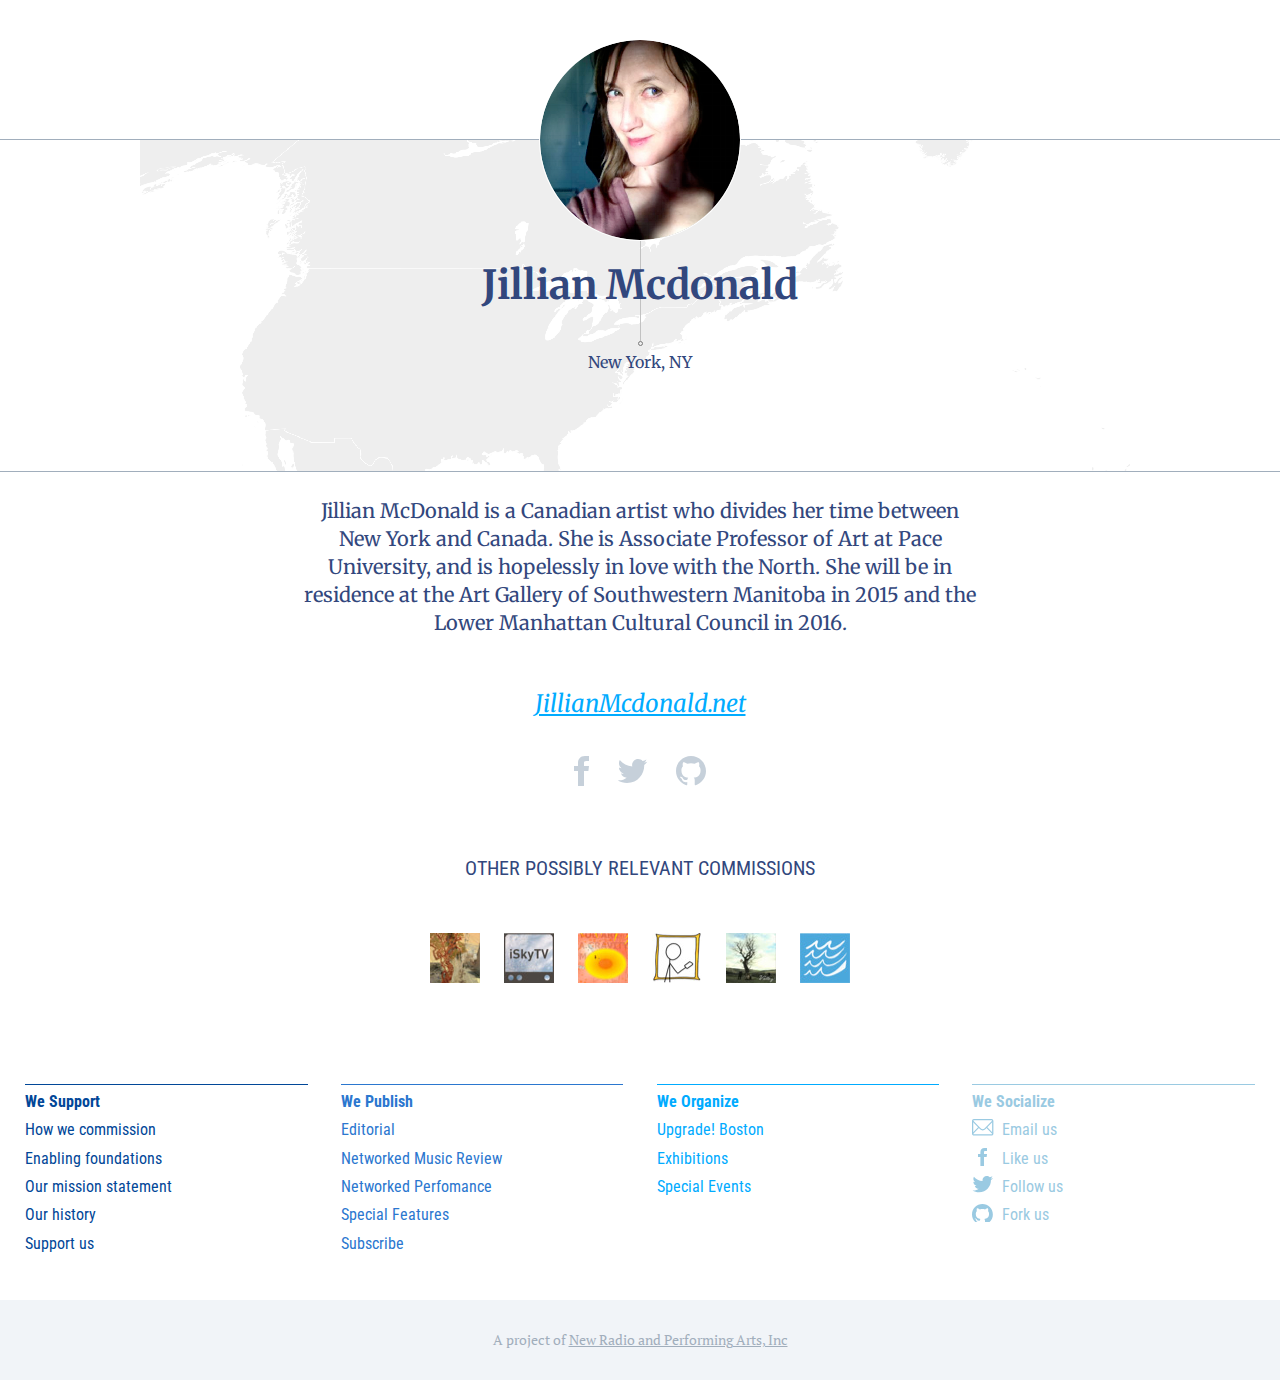
<file: commission.html>
<!DOCTYPE html>
<html class="no-js" lang="">
	<head>
		<meta charset="utf-8">
		<meta http-equiv="X-UA-Compatible" content="IE=edge">
		<title>{title}</title>
		<meta name="description" content="">
		<meta name="viewport" content="width=device-width, initial-scale=1">

		<link rel="apple-touch-icon" href="apple-touch-icon.png">
		<!-- Place favicon.ico in the root directory -->

		<link rel="stylesheet" href="css/normalize.css">
		<link rel="stylesheet" href="font/font-awesome.min.css">
		<link rel="stylesheet" href="css/jquery-ui.min.css">
		<link rel="stylesheet" href="css/jquery-ui.theme.css">
		<link rel="stylesheet" href="css/jquery.bxslider.css">
		<link rel="stylesheet" href="css/main.css">
		<script src="js/vendor/modernizr-2.8.3.min.js"></script>
	</head>

	<body>
		<div class="main-gallery__helper"></div>

		<div class="main-gallery">
			<div class="main-gallery__content">
				<div class="main-gallery__content-slider">
					<div class="main-gallery__content-slider-item" style="background: red;">
						<div class="main-gallery__content-inner">
							<a href="#" class="main-gallery__content-link">
								<img src="img/slider/slide-1.jpg" alt="">
							</a>

							<div class="main-gallery__content-slider-item-body">
								<div class="main-gallery__title">From the Valley of the Deer</div>
								<div class="main-gallery__author">by Jullian McDonald</div>
							</div>
						</div>
					</div>

					<div class="main-gallery__content-slider-item" style="background: green;">
						<div class="main-gallery__content-inner">
							<a href="#" class="main-gallery__content-link">
								<img src="img/slider/slide-2.jpg" alt="">
							</a>

							<div class="main-gallery__content-slider-item-body">
								<div class="main-gallery__title">From the Valley of the Deer 2</div>
								<div class="main-gallery__author">by Jullian McDonald</div>
							</div>
						</div>
					</div>

					<div class="main-gallery__content-slider-item" style="background: yellow;">
						<div class="main-gallery__content-inner">
							<a href="#" class="main-gallery__content-link">
								<img src="img/slider/slide-3.jpg" alt="">
							</a>

							<div class="main-gallery__content-slider-item-body">
								<div class="main-gallery__title">From the Valley of the Deer 3</div>
								<div class="main-gallery__author">by Jullian McDonald</div>
							</div>
						</div>
					</div>

					<div class="main-gallery__content-slider-item" style="background: blue;">
						<div class="main-gallery__content-inner">
							<a href="#" class="main-gallery__content-link">
								<img src="img/slider/slide-4.jpg" alt="">
							</a>

							<div class="main-gallery__content-slider-item-body">
								<div class="main-gallery__title">From the Valley of the Deer 4</div>
								<div class="main-gallery__author">by Jullian McDonald</div>
							</div>
						</div>
					</div>
				</div>
			</div>

			<div class="main-gallery__pager">
				<menu id="main-gallery__pager">
					<a href="#" data-slide-index="0" class="active"></a>
					<a href="#" data-slide-index="1"></a>
					<a href="#" data-slide-index="2"></a>
					<a href="#" data-slide-index="3"></a>
				</menu>
			</div>

			<div class="container main-gallery__header">
				<div class="main-gallery__header-logo"></div>

				<div class="main-gallery__header-form">
					<form>
						<input type="search" placeholder="Search or filter by keyword">
					</form>
				</div>
			</div>
		</div>

		<div class="main-gallery__footer">
			<div class="container">
				<ul class="main-gallery__titles">
					<li data-slide-index="0" class="active">
						<strong>Work Title 1</strong>
						<span>Artist Credit 1</span>
					</li>

					<li data-slide-index="1">
						<strong>Work Title 2</strong>
						<span>Artist Credit 2</span>
					</li>

					<li data-slide-index="2">
						<strong>Work Title 3</strong>
						<span>Artist Credit 3</span>
					</li>

					<li data-slide-index="3">
						<strong>Work Title 4</strong>
						<span>Artist Credit 4</span>
					</li>
				</ul>

				<span class="show-site"></span>
			</div>
		</div>

		<div id="wrap">
			<div class="header-helper header-helper_fixed"></div>

			<header class="header header_front header_fixed">
				<div class="container">
					<button type="button" class="nav-toggle" data-toggle=".header__nav" data-toggle-dir="ltr"></button>
					
					<nav class="header__nav">
						<div class="header__nav-inner">
							<div class="nav-support header__nav-item">
								<div class="nav-title">We Support</div>
								
								<ul class="drop-list">
									<li><a href="#">How we commission</a></li>
									<li><a href="#">Enabling foundations</a></li>
									<li><a href="#">Our mission statement</a></li>
									<li><a href="#">Our history</a></li>
									<li><a href="#">Support us</a></li>
								</ul>
							</div>
							
							<div class="nav-publish header__nav-item">
								<div class="nav-title">We Publish</div>
								
								<ul class="drop-list">
									<li><a href="#">Editorial</a></li>
									<li><a href="#">Networked Music Review</a></li>
									<li><a href="#">Networked Perfomance</a></li>
									<li><a href="#">Special Features</a></li>
									<li><a href="#">Subscribe</a></li>
								</ul>
							</div>
							
							<div class="nav-organize header__nav-item">
								<div class="nav-title">We Organize</div>
								
								<ul class="drop-list">
									<li><a href="#">Upgrade! Boston</a></li>
									<li><a href="#">Exhibitions</a></li>
									<li><a href="#">Special Events</a></li>
								</ul>
							</div>

							<div class="nav-socialize header__nav-item">
								<div class="nav-title">We Socialize</div>
								
								<ul class="drop-list">
									<li><a href="#"><i class="icon-mail_small"></i> Email us</a></li>
									<li><a href="#"><i class="icon-fb_small"></i> Like us</a></li>
									<li><a href="#"><i class="icon-tw_small"></i> Follow us</a></li>
									<li><a href="#"><i class="icon-github_small"></i> Fork us</a></li>
								</ul>
							</div>
						
							<div class="header__search-mobile mobile-visible">
								<form>
									<input type="search" placeholder="Search">
									<button type="submit"><i class="fa fa-search"></i></button>
								</form>
							</div>
						</div>
					</nav>

					<div class="header__search">
						<form>
							<input type="search" placeholder="Search or filter">
							<button type="submit"><i class="fa fa-search"></i></button>
						</form>
					</div>
				</div>
			</header>

			<div id="content">
				<section class="commission">
					<div class="commission__work">
						<img src="img/i4.jpg" alt="">
					</div>

					<h1 class="commission__title">From the Valley of the Deer</h1>
					<div class="commission__author">by Jillian Mcdonald</div>

					<div class="commission__year"><span>2014</span></div>

					<div class="commission__small-desc">with funds from the Jerome Foundation, <br>now celebrating 50 years of the creative spirit of emerging artists</div>

					<div class="commission__desc">
						From the Valley of the Deer is an augmented reality artwork based on Valley of the Deer, a video installation produced in Scotland in 2013. In each city where the installation is exhibited, local GPS coordinates will be haunted by characters and scenes from the coordinates will be haunted by characters and scenes from the apparitions may also be stumbled upon as 'Points of Interest' by passersby, the locations visited long after by spirits of a distant valley. [For mobile devices]
					</div>

					<div class="commission__media">
						<iframe src="https://player.vimeo.com/video/50764152" width="500" height="375" frameborder="0" webkitallowfullscreen mozallowfullscreen allowfullscreen></iframe>
					</div>

					<div class="commission__item">
						<h3>TAXONOMY</h3>

						<p>
							<a href="#">LAYAR</a> | <a href="#">Video</a> | <a href="#">Mobile</a>
						</p>
					</div>

					<div class="commission__item">
						<h3>REQUIREMENTS</h3>

						<p>
							This work is built for Smartphones running iOS or Android OS with the LAYAR app installed. <a href="#">More details here</a>
						</p>
					</div>

					<div class="commission__item">
						<h3>MEDIA &amp; ACHIEVMENTS</h3>

						<p>
							<a href="#">Augmented Horror Scenes in the Scottish Highlands</a> / Wired, Oct 2014
						</p>

						<p><a href="#">2014 PrixArs Hybrid Art Honorary Mention</a></p>
					</div>

					<div class="commission__item">
						<h3>ADDITTIONAL NOTES</h3>

						<p>prints available on the <a href="#">Turbulence Art Store</a></p>
						<p>Also check <a href="#">Online/Undead</a>, another commissioned work by Jillian</p>
						<p>We’ve conducted an interview with Jillian in 2009, <a href="#">check it out</a></p>
					</div>

					<div class="commission__item commission__item_share">
						<h3>SHARE</h3>

						<div>
							<script>
								document.write('<input type="text" value="' + document.location.href + '" readonly onclick="this.select();">');
							</script>
						</div>


					</div>
				</section>

				<section class="artist-details">
					<div class="artist-details__info">
						<h1 class="artist-details__name">Jillian Mcdonald</h1>

						<img src="img/artist.png" alt="" class="artist-details__photo">

						<div class="artist-details__map">
							<img src="img/map-1.png" alt="" class="artist-details__map-img">
						</div>

						<div class="artist-details__place">New York, NY</div>
					</div>

					<div class="artist-details__content">
						<div class="artist-details__desc">
							Jillian McDonald is a Canadian artist who divides her time between New York and Canada. She is Associate Professor of Art at Pace University, and is hopelessly in love with the North. She will be in residence at the Art Gallery of Southwestern Manitoba in 2015 and the Lower Manhattan Cultural Council in 2016.
						</div>

						<a href="#" class="artist-details__site">JillianMcdonald.net</a>

						<div class="artist-details__social">
							<a href="#" class="social-fb"></a>
							<a href="#" class="social-tw"></a>
							<a href="#" class="social-git"></a>
						</div>

						<div class="artist-details__relevant">
							<div class="artist-details__relevant-title">Other possibly relevant commissions</div>

							<ul class="artist-details__relevant-list">
								<li>
									<a href="#"><img src="img/icons/i1.jpg" alt=""></a>
								</li><li>
									<a href="#"><img src="img/icons/i2.jpg" alt=""></a>
								</li><li>
									<a href="#"><img src="img/icons/i3.jpg" alt=""></a>
								</li><li>
									<a href="#"><img src="img/icons/i4.jpg" alt=""></a>
								</li><li>
									<a href="#"><img src="img/icons/i5.jpg" alt=""></a>
								</li><li>
									<a href="#"><img src="img/icons/i6.jpg" alt=""></a>
								</li>
							</ul>
						</div>
					</div>
				</section>
			</div>
		</div>

		<footer class="footer">
			<div class="container">
				<div class="nav-support footer__nav-item">
					<div class="nav-title">We Support</div>

					<ul class="drop-list">
						<li><a href="#">How we commission</a></li>
						<li><a href="#">Enabling foundations</a></li>
						<li><a href="#">Our mission statement</a></li>
						<li><a href="#">Our history</a></li>
						<li><a href="#">Support us</a></li>
					</ul>
				</div>

				<div class="nav-publish footer__nav-item">
					<div class="nav-title">We Publish</div>

					<ul class="drop-list">
						<li><a href="#">Editorial</a></li>
						<li><a href="#">Networked Music Review</a></li>
						<li><a href="#">Networked Perfomance</a></li>
						<li><a href="#">Special Features</a></li>
						<li><a href="#">Subscribe</a></li>
					</ul>
				</div>

				<div class="nav-organize footer__nav-item">
					<div class="nav-title">We Organize</div>

					<ul class="drop-list">
						<li><a href="#">Upgrade! Boston</a></li>
						<li><a href="#">Exhibitions</a></li>
						<li><a href="#">Special Events</a></li>
					</ul>
				</div>

				<div class="nav-socialize footer__nav-item">
					<div class="nav-title">We Socialize</div>

					<ul class="drop-list">
						<li><a href="#"><i class="icon-mail_small"></i> Email us</a></li>
						<li><a href="#"><i class="icon-fb_small"></i> Like us</a></li>
						<li><a href="#"><i class="icon-tw_small"></i> Follow us</a></li>
						<li><a href="#"><i class="icon-github_small"></i> Fork us</a></li>
					</ul>
				</div>
			</div>

			<div class="footer__f">A project of <a href="#">New Radio and Performing Arts, Inc</a></div>
		</footer>

		<script src="//ajax.googleapis.com/ajax/libs/jquery/1.11.2/jquery.min.js"></script>
		<script>window.jQuery || document.write('<script src="js/vendor/jquery-1.11.2.min.js"><\/script>')</script>
		<script src="js/plugins.js"></script>
		<script src="js/jquery-ui.min.js"></script>
		<script src="js/main.js"></script>

	</body>
</html>
</file>
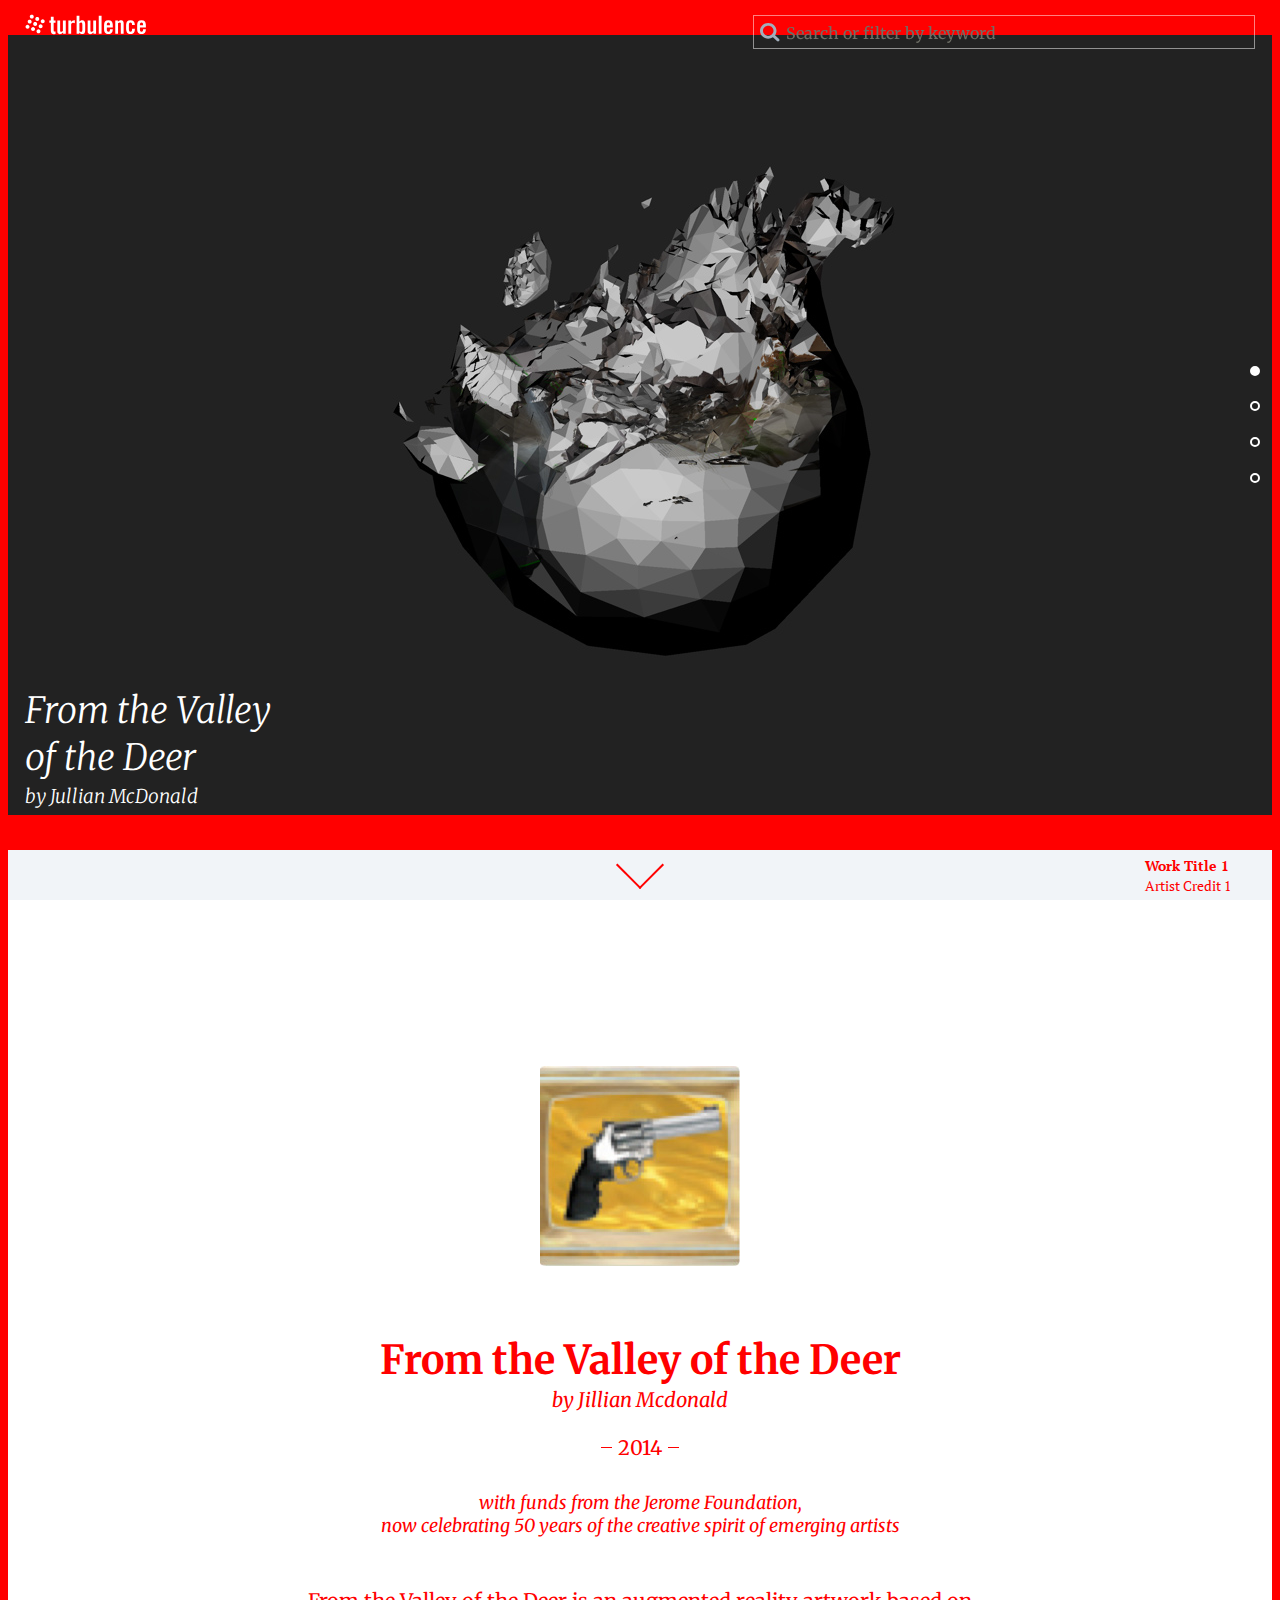
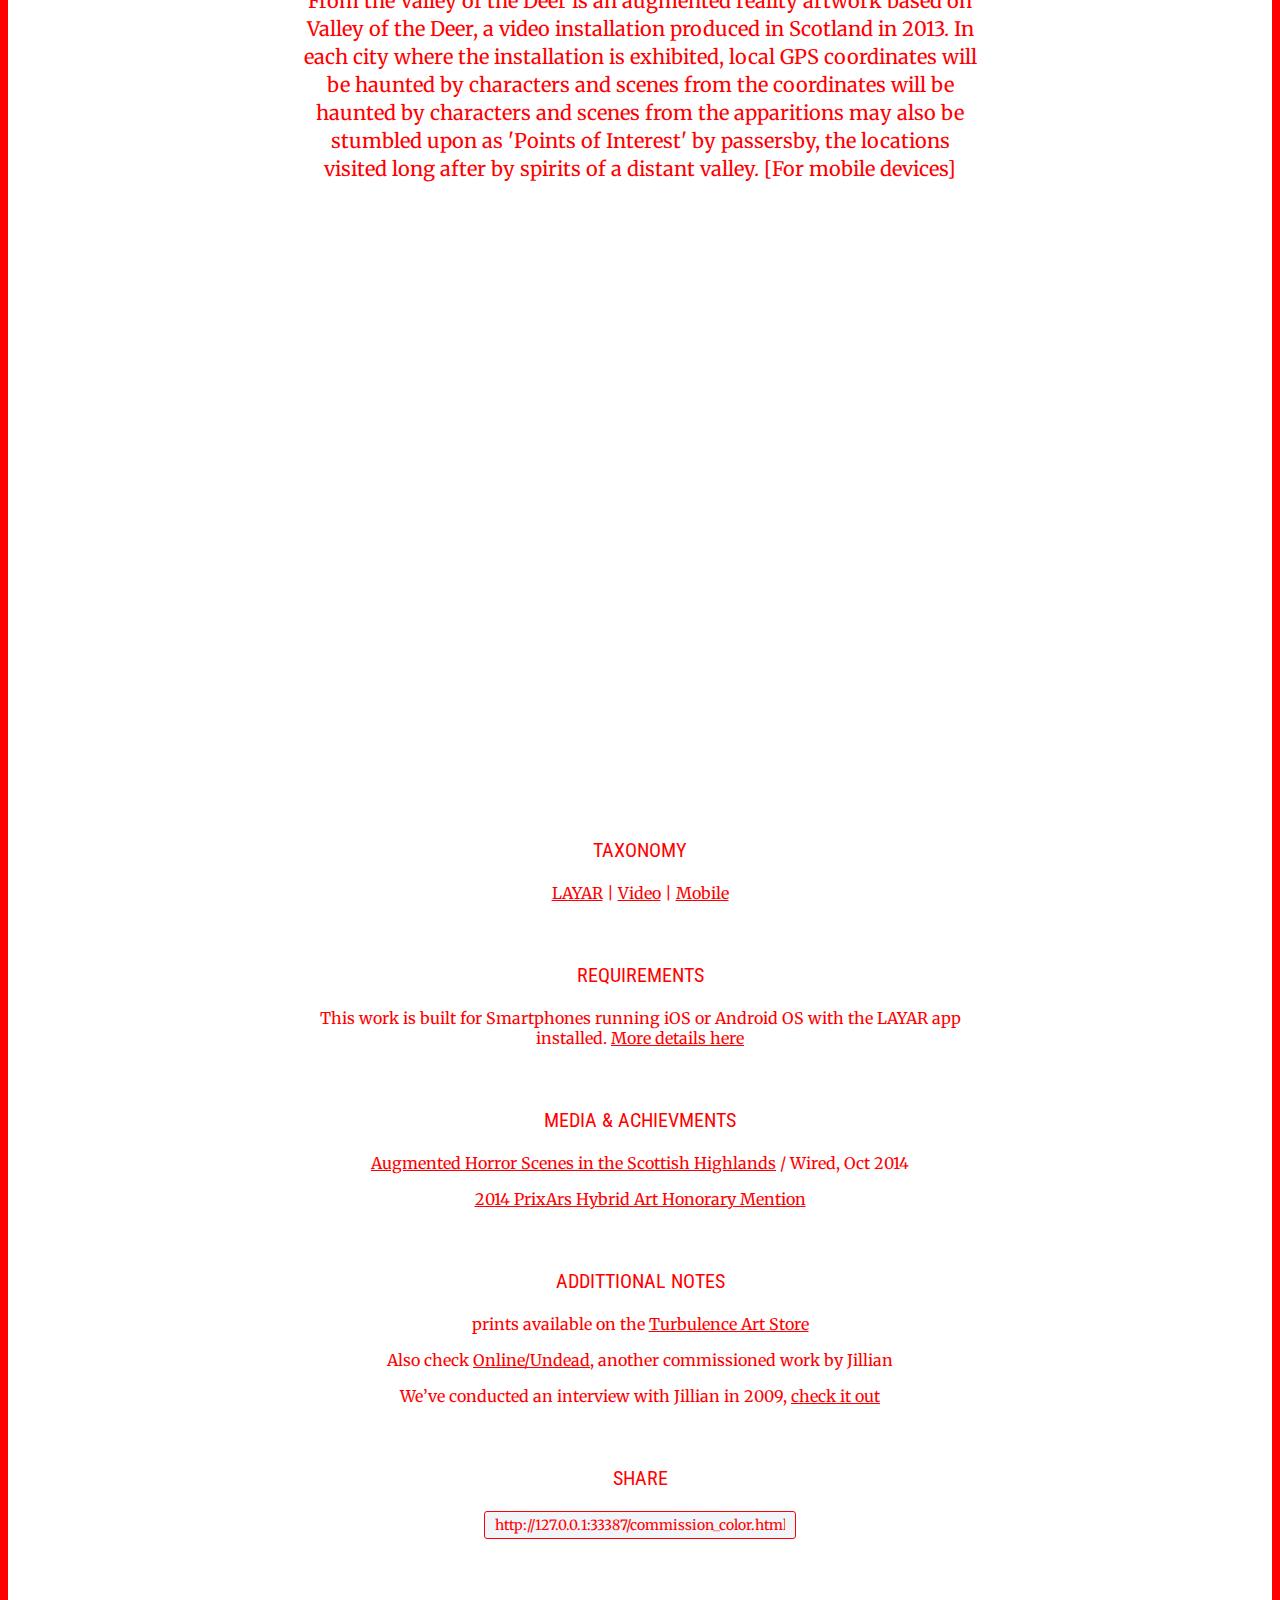
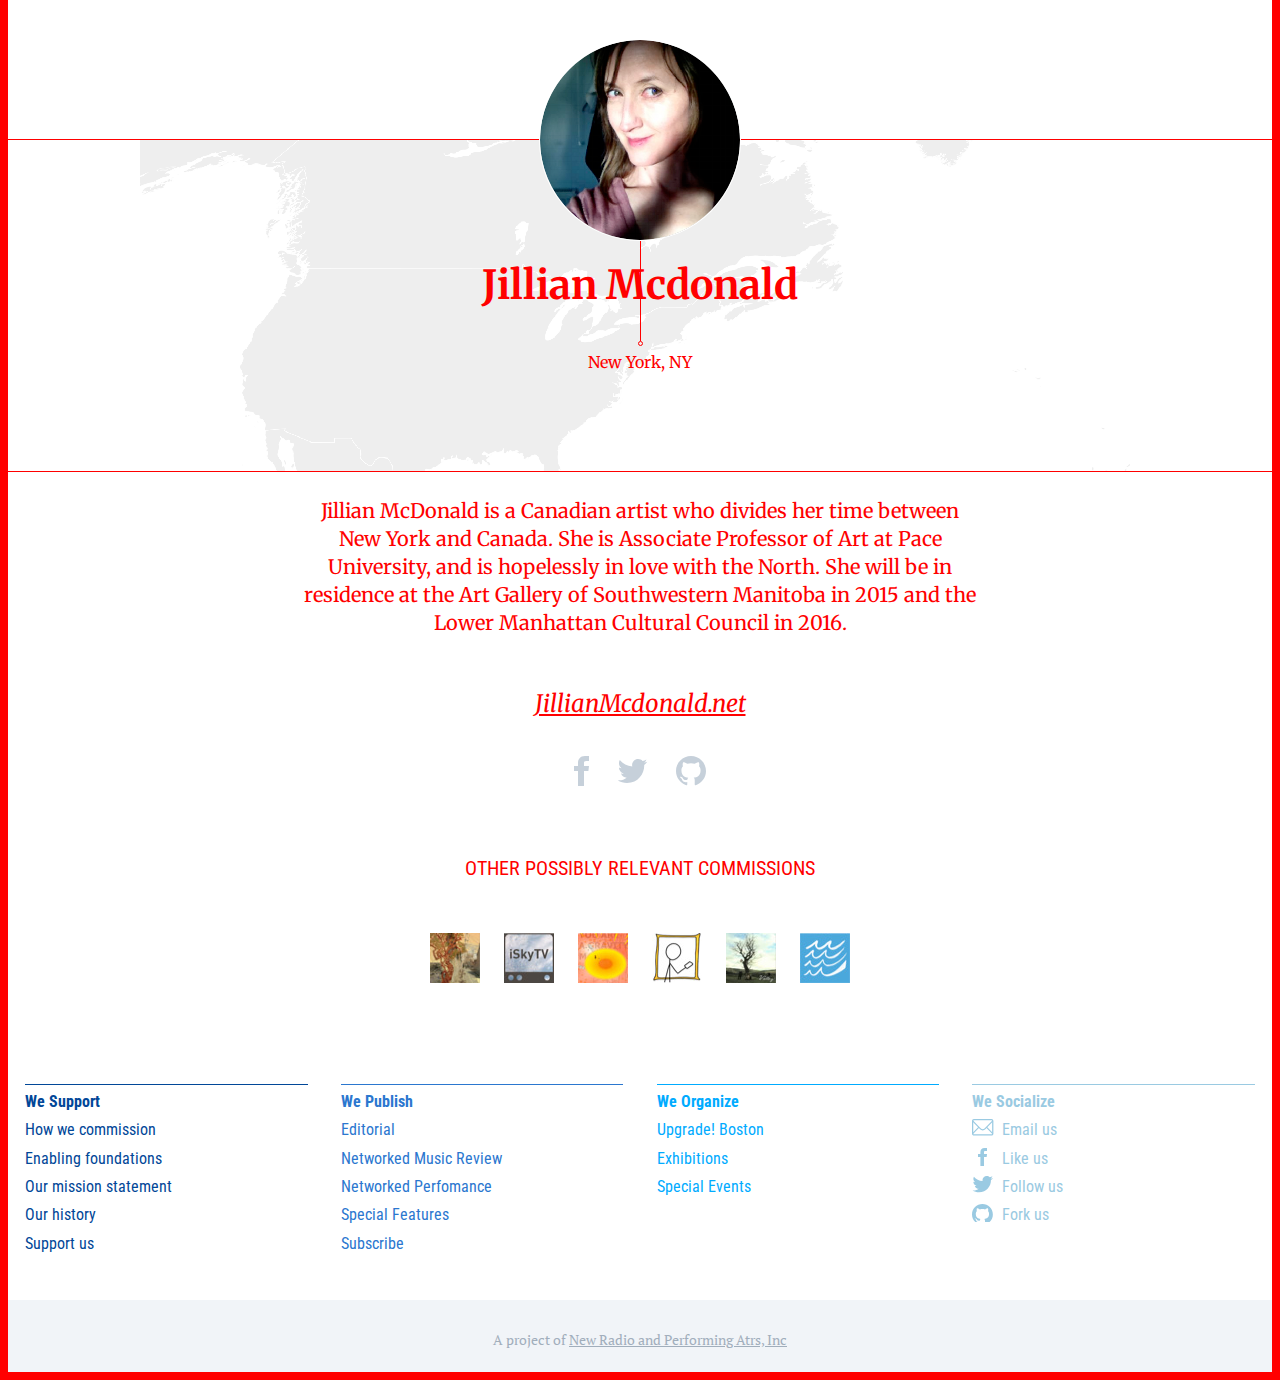
<file: commission_color.html>
<!DOCTYPE html>
<html class="no-js" lang="">
	<head>
		<meta charset="utf-8">
		<meta http-equiv="X-UA-Compatible" content="IE=edge">
		<title>{title}</title>
		<meta name="description" content="">
		<meta name="viewport" content="width=device-width, initial-scale=1">

		<link rel="apple-touch-icon" href="apple-touch-icon.png">
		<!-- Place favicon.ico in the root directory -->

		<link rel="stylesheet" href="css/normalize.css">
		<link rel="stylesheet" href="font/font-awesome.min.css">
		<link rel="stylesheet" href="css/jquery-ui.min.css">
		<link rel="stylesheet" href="css/jquery-ui.theme.css">
		<link rel="stylesheet" href="css/jquery.bxslider.css">
		<link rel="stylesheet" href="css/main.css">
		<script src="js/vendor/modernizr-2.8.3.min.js"></script>
	</head>
	
	<body class="color-custom" style="color: red">
		<div class="main-gallery__helper"></div>
		
		<div class="main-gallery">
			<div class="main-gallery__content">
				<div class="main-gallery__content-slider">
					<div class="main-gallery__content-slider-item" style="background: red;">
						<div class="main-gallery__content-inner">
							<a href="#" class="main-gallery__content-link">
								<img src="img/slider/slide-1.jpg" alt="">
							</a>
							
							<div class="main-gallery__content-slider-item-body">
								<div class="main-gallery__title">From the Valley of the Deer</div>
								<div class="main-gallery__author">by Jullian McDonald</div>
							</div>
						</div>
					</div>
					
					<div class="main-gallery__content-slider-item" style="background: green;">
						<div class="main-gallery__content-inner">
							<a href="#" class="main-gallery__content-link">
								<img src="img/slider/slide-2.jpg" alt="">
							</a>
							
							<div class="main-gallery__content-slider-item-body">
								<div class="main-gallery__title">From the Valley of the Deer 2</div>
								<div class="main-gallery__author">by Jullian McDonald</div>
							</div>
						</div>
					</div>
					
					<div class="main-gallery__content-slider-item" style="background: yellow;">
						<div class="main-gallery__content-inner">
							<a href="#" class="main-gallery__content-link">
								<img src="img/slider/slide-3.jpg" alt="">
							</a>
							
							<div class="main-gallery__content-slider-item-body">
								<div class="main-gallery__title">From the Valley of the Deer 3</div>
								<div class="main-gallery__author">by Jullian McDonald</div>
							</div>
						</div>
					</div>
					
					<div class="main-gallery__content-slider-item" style="background: blue;">
						<div class="main-gallery__content-inner">
							<a href="#" class="main-gallery__content-link">
								<img src="img/slider/slide-4.jpg" alt="">
							</a>
							
							<div class="main-gallery__content-slider-item-body">
								<div class="main-gallery__title">From the Valley of the Deer 4</div>
								<div class="main-gallery__author">by Jullian McDonald</div>
							</div>
						</div>
					</div>
				</div>
			</div>
			
			<div class="main-gallery__pager">
				<menu id="main-gallery__pager">
					<a href="#" data-slide-index="0" class="active"></a>
					<a href="#" data-slide-index="1"></a>
					<a href="#" data-slide-index="2"></a>
					<a href="#" data-slide-index="3"></a>
				</menu>
			</div>
		</div>
			
			<div class="container main-gallery__header">
				<div class="main-gallery__header-logo"></div>
				
				<div class="main-gallery__header-form">
					<form>
						<input type="search" placeholder="Search or filter by keyword">
					</form>
				</div>
			</div>
		
		<div class="main-gallery__footer">
			<div class="container">
				<ul class="main-gallery__titles">
					<li data-slide-index="0" class="active">
						<strong>Work Title 1</strong>
						<span>Artist Credit 1</span>
					</li>
					
					<li data-slide-index="1">
						<strong>Work Title 2</strong>
						<span>Artist Credit 2</span>
					</li>
					
					<li data-slide-index="2">
						<strong>Work Title 3</strong>
						<span>Artist Credit 3</span>
					</li>
					
					<li data-slide-index="3">
						<strong>Work Title 4</strong>
						<span>Artist Credit 4</span>
					</li>
				</ul>
				
				<span class="show-site"></span>
			</div>
		</div>
		
		<div id="wrap">
			<div class="header-helper header-helper_fixed"></div>
			
			<header class="header header_front header_fixed">
				<div class="container">
					<div class="nav-toggle">
						<a href="/" class="link-logo"></a>
						<div class="nav-toggle-btn"  data-toggle=".header__nav" data-toggle-dir="ltr"></div>
					</div>
					
					<nav class="header__nav">
						<div class="header__nav-inner">
							<div class="nav-support header__nav-item">
								<div class="nav-title">We Support</div>
								
								<ul class="drop-list">
									<li><a href="#">How we commission</a></li>
									<li><a href="#">Enabling foundations</a></li>
									<li><a href="#">Our mission statement</a></li>
									<li><a href="#">Our history</a></li>
									<li><a href="#">Support us</a></li>
								</ul>
							</div>
							
							<div class="nav-publish header__nav-item">
								<div class="nav-title">We Publish</div>
								
								<ul class="drop-list">
									<li><a href="#">Editorial</a></li>
									<li><a href="#">Networked Music Review</a></li>
									<li><a href="#">Networked Perfomance</a></li>
									<li><a href="#">Special Features</a></li>
									<li><a href="#">Subscribe</a></li>
								</ul>
							</div>
							
							<div class="nav-organize header__nav-item">
								<div class="nav-title">We Organize</div>
								
								<ul class="drop-list">
									<li><a href="#">Upgrade! Boston</a></li>
									<li><a href="#">Exhibitions</a></li>
									<li><a href="#">Special Events</a></li>
								</ul>
							</div>

							<div class="nav-socialize header__nav-item">
								<div class="nav-title">We Socialize</div>
								
								<ul class="drop-list">
									<li><a href="#"><i class="icon-mail_small"></i> Email us</a></li>
									<li><a href="#"><i class="icon-fb_small"></i> Like us</a></li>
									<li><a href="#"><i class="icon-tw_small"></i> Follow us</a></li>
									<li><a href="#"><i class="icon-github_small"></i> Fork us</a></li>
								</ul>
							</div>
						</div>
						
						<div class="header__search-mobile mobile-visible">
							<form>
								<input type="search" placeholder="Search">
								<button type="submit"><i class="fa fa-search"></i></button>
							</form>
						</div>
					</nav>
					
					<div class="header__search">
						<form>
							<input type="search" placeholder="Search or filter">
							<button type="submit"><i class="fa fa-search"></i></button>
						</form>
					</div>
				</div>
			</header>
			
			<div id="content">
				<section class="commission">
					<a href="#" class="commission__work">
						<img src="img/i4.jpg" alt="">
						
						<div class="commission__work-overlay"></div>
					</a>
					
					<h1 class="commission__title">From the Valley of the Deer</h1>
					<div class="commission__author">by Jillian Mcdonald</div>
					
					<div class="commission__year"><span>2014</span></div>
					
					<div class="commission__small-desc">with funds from the Jerome Foundation, <br>now celebrating 50 years of the creative spirit of emerging artists</div>
					
					<div class="commission__desc">
						From the Valley of the Deer is an augmented reality artwork based on Valley of the Deer, a video installation produced in Scotland in 2013. In each city where the installation is exhibited, local GPS coordinates will be haunted by characters and scenes from the coordinates will be haunted by characters and scenes from the apparitions may also be stumbled upon as 'Points of Interest' by passersby, the locations visited long after by spirits of a distant valley. [For mobile devices]
					</div>
					
					<div class="commission__media">
						<iframe src="https://player.vimeo.com/video/50764152" width="500" height="375" frameborder="0" webkitallowfullscreen mozallowfullscreen allowfullscreen></iframe>
					</div>
					
					<div class="commission__item">
						<h3>TAXONOMY</h3>
						
						<p>
							<a href="#">LAYAR</a> | <a href="#">Video</a> | <a href="#">Mobile</a>
						</p>
					</div>
					
					<div class="commission__item">
						<h3>REQUIREMENTS</h3>
						
						<p>
							This work is built for Smartphones running iOS or Android OS with the LAYAR app installed. <a href="#">More details here</a>
						</p>
					</div>
					
					<div class="commission__item">
						<h3>MEDIA &amp; ACHIEVMENTS</h3>
						
						<p>
							<a href="#">Augmented Horror Scenes in the Scottish Highlands</a> / Wired, Oct 2014
						</p>
						
						<p><a href="#">2014 PrixArs Hybrid Art Honorary Mention</a></p>
					</div>
					
					<div class="commission__item">
						<h3>ADDITTIONAL NOTES</h3>
						
						<p>prints available on the <a href="#">Turbulence Art Store</a></p>
						<p>Also check <a href="#">Online/Undead</a>, another commissioned work by Jillian</p>
						<p>We’ve conducted an interview with Jillian in 2009, <a href="#">check it out</a></p>
					</div>
					
					<div class="commission__item commission__item_share">
						<h3>SHARE</h3>
						
						<div>
							<script>
								document.write('<input type="text" value="' + document.location.href + '" readonly onclick="this.select();">');
							</script>
						</div>
						
						
					</div>
				</section>
				
				<section class="artist-details">
					<div class="artist-details__info">
						<h1 class="artist-details__name">Jillian Mcdonald</h1>
						
						<img src="img/artist.png" alt="" class="artist-details__photo">
						
						<div class="artist-details__map">
							<img src="img/map-1.png" alt="" class="artist-details__map-img">
						</div>
						
						<div class="artist-details__place">New York, NY</div>
					</div>
					
					<div class="artist-details__content">
						<div class="artist-details__desc">
							Jillian McDonald is a Canadian artist who divides her time between New York and Canada. She is Associate Professor of Art at Pace University, and is hopelessly in love with the North. She will be in residence at the Art Gallery of Southwestern Manitoba in 2015 and the Lower Manhattan Cultural Council in 2016.
						</div>
						
						<a href="#" class="artist-details__site">JillianMcdonald.net</a>
						
						<div class="artist-details__social">
							<a href="#" class="social-fb"></a>
							<a href="#" class="social-tw"></a>
							<a href="#" class="social-git"></a>
						</div>
						
						<div class="artist-details__relevant">
							<div class="artist-details__relevant-title">Other possibly relevant commissions</div>
							
							<ul class="artist-details__relevant-list">
								<li>
									<a href="#"><img src="img/icons/i1.jpg" alt=""></a>
								</li><li>
									<a href="#"><img src="img/icons/i2.jpg" alt=""></a>
								</li><li>
									<a href="#"><img src="img/icons/i3.jpg" alt=""></a>
								</li><li>
									<a href="#"><img src="img/icons/i4.jpg" alt=""></a>
								</li><li>
									<a href="#"><img src="img/icons/i5.jpg" alt=""></a>
								</li><li>
									<a href="#"><img src="img/icons/i6.jpg" alt=""></a>
								</li>
							</ul>
						</div>
					</div>
				</section>
			</div>
		</div>
		
		<footer class="footer">
			<div class="container">
				<div class="nav-support footer__nav-item">
					<div class="nav-title">We Support</div>
					
					<ul class="drop-list">
						<li><a href="#">How we commission</a></li>
						<li><a href="#">Enabling foundations</a></li>
						<li><a href="#">Our mission statement</a></li>
						<li><a href="#">Our history</a></li>
						<li><a href="#">Support us</a></li>
					</ul>
				</div>
				
				<div class="nav-publish footer__nav-item">
					<div class="nav-title">We Publish</div>
					
					<ul class="drop-list">
						<li><a href="#">Editorial</a></li>
						<li><a href="#">Networked Music Review</a></li>
						<li><a href="#">Networked Perfomance</a></li>
						<li><a href="#">Special Features</a></li>
						<li><a href="#">Subscribe</a></li>
					</ul>
				</div>
				
				<div class="nav-organize footer__nav-item">
					<div class="nav-title">We Organize</div>
					
					<ul class="drop-list">
						<li><a href="#">Upgrade! Boston</a></li>
						<li><a href="#">Exhibitions</a></li>
						<li><a href="#">Special Events</a></li>
					</ul>
				</div>
				
				<div class="nav-socialize footer__nav-item">
					<div class="nav-title">We Socialize</div>
					
					<ul class="drop-list">
						<li><a href="#"><i class="icon-mail_small"></i> Email us</a></li>
						<li><a href="#"><i class="icon-fb_small"></i> Like us</a></li>
						<li><a href="#"><i class="icon-tw_small"></i> Follow us</a></li>
						<li><a href="#"><i class="icon-github_small"></i> Fork us</a></li>
					</ul>
				</div>
			</div>
			
			<div class="footer__f">A project of <a href="#">New Radio and Performing Atrs, Inc</a></div>
		</footer>

		<div class="border-frame" style="color: red">
			<div class="border-frame__left"></div>
			<div class="border-frame__right"></div>
		</div>

		<!--<script src="//ajax.googleapis.com/ajax/libs/jquery/1.11.2/jquery.min.js"></script>-->
		<script>window.jQuery || document.write('<script src="js/vendor/jquery-1.11.2.min.js"><\/script>')</script>
		<script src="js/plugins.js"></script>
		<script src="js/jquery-ui.min.js"></script>
		<script src="js/main.js"></script>

	</body>
</html>
</file>
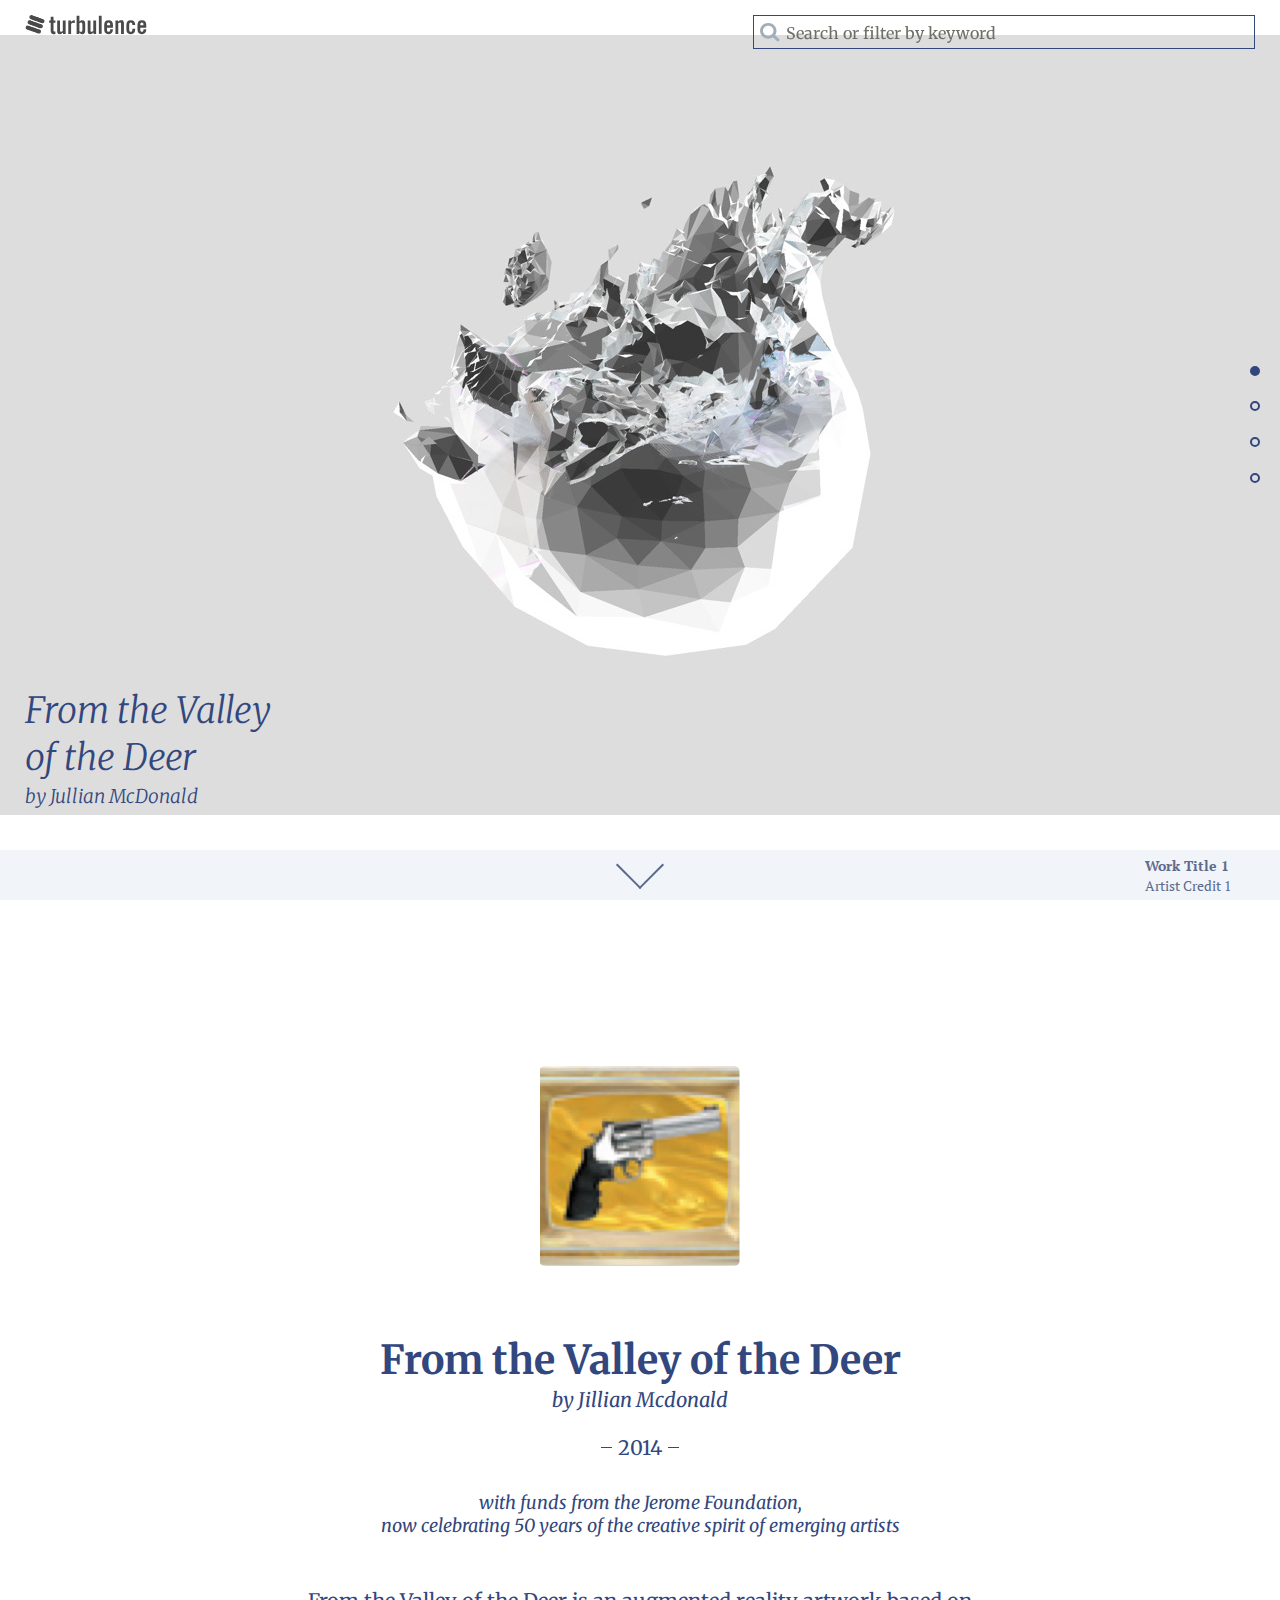
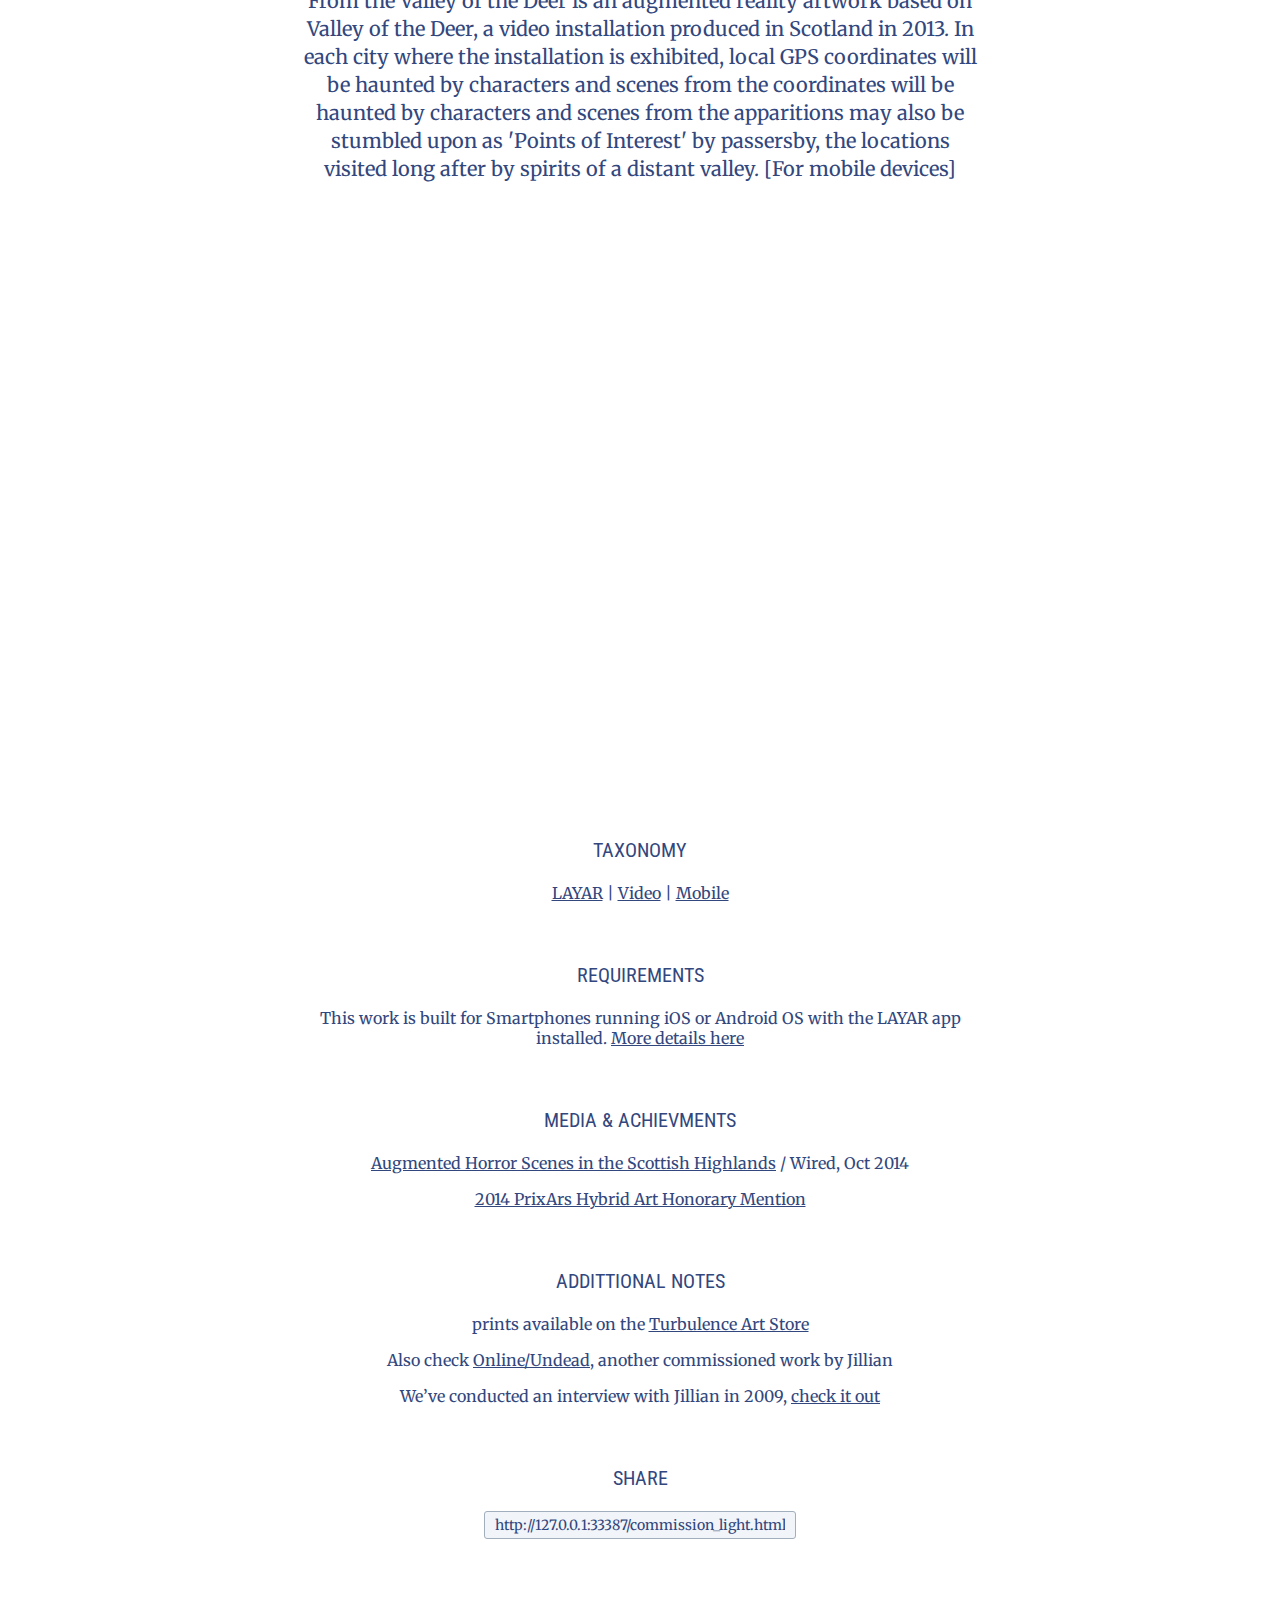
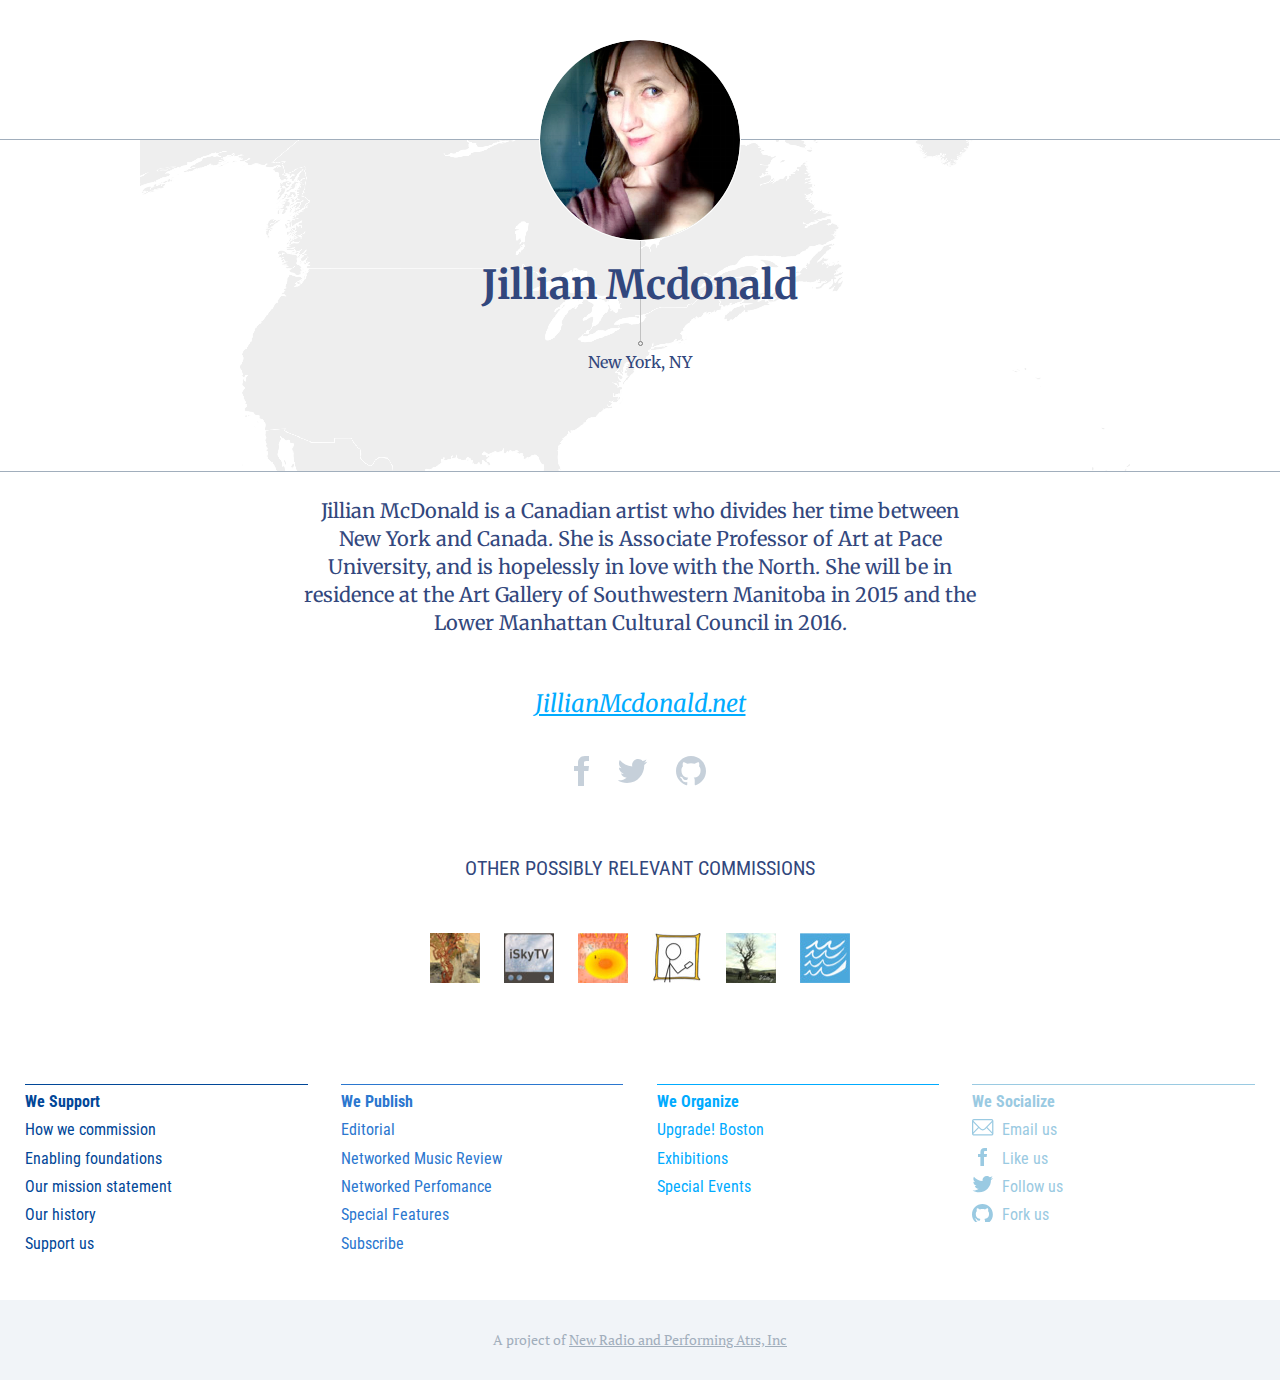
<file: commission_light.html>
<!DOCTYPE html>
<html class="no-js" lang="">
	<head>
		<meta charset="utf-8">
		<meta http-equiv="X-UA-Compatible" content="IE=edge">
		<title>{title}</title>
		<meta name="description" content="">
		<meta name="viewport" content="width=device-width, initial-scale=1">

		<link rel="apple-touch-icon" href="apple-touch-icon.png">
		<!-- Place favicon.ico in the root directory -->

		<link rel="stylesheet" href="css/normalize.css">
		<link rel="stylesheet" href="font/font-awesome.min.css">
		<link rel="stylesheet" href="css/jquery-ui.min.css">
		<link rel="stylesheet" href="css/jquery-ui.theme.css">
		<link rel="stylesheet" href="css/jquery.bxslider.css">
		<link rel="stylesheet" href="css/main.css">
		<script src="js/vendor/modernizr-2.8.3.min.js"></script>
	</head>
	
	<body>
		<div class="main-gallery__helper"></div>
		
		<div class="main-gallery main-gallery_light">
			<div class="main-gallery__content">
				<div class="main-gallery__content-slider">
					<div class="main-gallery__content-slider-item" style="background: lightred;">
						<div class="main-gallery__content-inner">
							<a href="#" class="main-gallery__content-link">
								<img src="img/slider/slide-1_light.jpg" alt="">
							</a>
							
							<div class="main-gallery__content-slider-item-body">
								<div class="main-gallery__title">From the Valley of the Deer</div>
								<div class="main-gallery__author">by Jullian McDonald</div>
							</div>
						</div>
					</div>
					
					<div class="main-gallery__content-slider-item" style="background: lightgreen;">
						<div class="main-gallery__content-inner">
							<a href="#" class="main-gallery__content-link">
								<img src="img/slider/slide-2_light.jpg" alt="">
							</a>
							
							<div class="main-gallery__content-slider-item-body">
								<div class="main-gallery__title">From the Valley of the Deer 2</div>
								<div class="main-gallery__author">by Jullian McDonald</div>
							</div>
						</div>
					</div>
					
					<div class="main-gallery__content-slider-item" style="background: lightyellow;">
						<div class="main-gallery__content-inner">
							<a href="#" class="main-gallery__content-link">
								<img src="img/slider/slide-3_light.jpg" alt="">
							</a>
							
							<div class="main-gallery__content-slider-item-body">
								<div class="main-gallery__title">From the Valley of the Deer 3</div>
								<div class="main-gallery__author">by Jullian McDonald</div>
							</div>
						</div>
					</div>
					
					<div class="main-gallery__content-slider-item" style="background: lightblue;">
						<div class="main-gallery__content-inner">
							<a href="#" class="main-gallery__content-link">
								<img src="img/slider/slide-4_light.jpg" alt="">
							</a>
							
							<div class="main-gallery__content-slider-item-body">
								<div class="main-gallery__title">From the Valley of the Deer 4</div>
								<div class="main-gallery__author">by Jullian McDonald</div>
							</div>
						</div>
					</div>
				</div>
			</div>
			
			<div class="main-gallery__pager">
				<menu id="main-gallery__pager">
					<a href="#" data-slide-index="0" class="active"></a>
					<a href="#" data-slide-index="1"></a>
					<a href="#" data-slide-index="2"></a>
					<a href="#" data-slide-index="3"></a>
				</menu>
			</div>
			
			<div class="container main-gallery__header">
				<div class="main-gallery__header-logo"></div>
				
				<div class="main-gallery__header-form">
					<form>
						<input type="search" placeholder="Search or filter by keyword">
					</form>
				</div>
			</div>
		</div>
		
		<div class="main-gallery__footer">
			<div class="container">
				<ul class="main-gallery__titles">
					<li data-slide-index="0" class="active">
						<strong>Work Title 1</strong>
						<span>Artist Credit 1</span>
					</li>
					
					<li data-slide-index="1">
						<strong>Work Title 2</strong>
						<span>Artist Credit 2</span>
					</li>
					
					<li data-slide-index="2">
						<strong>Work Title 3</strong>
						<span>Artist Credit 3</span>
					</li>
					
					<li data-slide-index="3">
						<strong>Work Title 4</strong>
						<span>Artist Credit 4</span>
					</li>
				</ul>
				
				<span class="show-site"></span>
			</div>
		</div>
		
		<div id="wrap">
			<div class="header-helper header-helper_fixed"></div>
			
			<header class="header header_front header_fixed">
				<div class="container">
					<button type="button" class="nav-toggle" data-toggle=".header__nav" data-toggle-dir="ltr"></button>
					
					<nav class="header__nav">
						<div class="header__nav-inner">
							<div class="nav-support header__nav-item">
								<div class="nav-title">We Support</div>
								
								<ul class="drop-list">
									<li><a href="#">How we commission</a></li>
									<li><a href="#">Enabling foundations</a></li>
									<li><a href="#">Our mission statement</a></li>
									<li><a href="#">Our history</a></li>
									<li><a href="#">Support us</a></li>
								</ul>
							</div>
							
							<div class="nav-publish header__nav-item">
								<div class="nav-title">We Publish</div>
								
								<ul class="drop-list">
									<li><a href="#">Editorial</a></li>
									<li><a href="#">Networked Music Review</a></li>
									<li><a href="#">Networked Perfomance</a></li>
									<li><a href="#">Special Features</a></li>
									<li><a href="#">Subscribe</a></li>
								</ul>
							</div>
							
							<div class="nav-organize header__nav-item">
								<div class="nav-title">We Organize</div>
								
								<ul class="drop-list">
									<li><a href="#">Upgrade! Boston</a></li>
									<li><a href="#">Exhibitions</a></li>
									<li><a href="#">Special Events</a></li>
								</ul>
							</div>

							<div class="nav-socialize header__nav-item">
								<div class="nav-title">We Socialize</div>
								
								<ul class="drop-list">
									<li><a href="#"><i class="icon-mail_small"></i> Email us</a></li>
									<li><a href="#"><i class="icon-fb_small"></i> Like us</a></li>
									<li><a href="#"><i class="icon-tw_small"></i> Follow us</a></li>
									<li><a href="#"><i class="icon-github_small"></i> Fork us</a></li>
								</ul>
							</div>
						</div>
						
						<div class="header__search-mobile mobile-visible">
							<form>
								<input type="search" placeholder="Search">
								<button type="submit"><i class="fa fa-search"></i></button>
							</form>
						</div>
					</nav>
					
					<div class="header__search">
						<form>
							<input type="search" placeholder="Search or filter">
							<button type="submit"><i class="fa fa-search"></i></button>
						</form>
					</div>
				</div>
			</header>
			
			<div id="content">
				<section class="commission">
					<a href="#" class="commission__work">
						<img src="img/i4.jpg" alt="">
						
						<div class="commission__work-overlay"></div>
					</a>
					
					<h1 class="commission__title">From the Valley of the Deer</h1>
					<div class="commission__author">by Jillian Mcdonald</div>
					
					<div class="commission__year"><span>2014</span></div>
					
					<div class="commission__small-desc">with funds from the Jerome Foundation, <br>now celebrating 50 years of the creative spirit of emerging artists</div>
					
					<div class="commission__desc">
						From the Valley of the Deer is an augmented reality artwork based on Valley of the Deer, a video installation produced in Scotland in 2013. In each city where the installation is exhibited, local GPS coordinates will be haunted by characters and scenes from the coordinates will be haunted by characters and scenes from the apparitions may also be stumbled upon as 'Points of Interest' by passersby, the locations visited long after by spirits of a distant valley. [For mobile devices]
					</div>
					
					<div class="commission__media">
						<iframe src="https://player.vimeo.com/video/50764152" width="500" height="375" frameborder="0" webkitallowfullscreen mozallowfullscreen allowfullscreen></iframe>
					</div>
					
					<div class="commission__item">
						<h3>TAXONOMY</h3>
						
						<p>
							<a href="#">LAYAR</a> | <a href="#">Video</a> | <a href="#">Mobile</a>
						</p>
					</div>
					
					<div class="commission__item">
						<h3>REQUIREMENTS</h3>
						
						<p>
							This work is built for Smartphones running iOS or Android OS with the LAYAR app installed. <a href="#">More details here</a>
						</p>
					</div>
					
					<div class="commission__item">
						<h3>MEDIA &amp; ACHIEVMENTS</h3>
						
						<p>
							<a href="#">Augmented Horror Scenes in the Scottish Highlands</a> / Wired, Oct 2014
						</p>
						
						<p><a href="#">2014 PrixArs Hybrid Art Honorary Mention</a></p>
					</div>
					
					<div class="commission__item">
						<h3>ADDITTIONAL NOTES</h3>
						
						<p>prints available on the <a href="#">Turbulence Art Store</a></p>
						<p>Also check <a href="#">Online/Undead</a>, another commissioned work by Jillian</p>
						<p>We’ve conducted an interview with Jillian in 2009, <a href="#">check it out</a></p>
					</div>
					
					<div class="commission__item commission__item_share">
						<h3>SHARE</h3>
						
						<div>
							<script>
								document.write('<input type="text" value="' + document.location.href + '" readonly onclick="this.select();">');
							</script>
						</div>
						
						
					</div>
				</section>
				
				<section class="artist-details">
					<div class="artist-details__info">
						<h1 class="artist-details__name">Jillian Mcdonald</h1>
						
						<img src="img/artist.png" alt="" class="artist-details__photo">
						
						<div class="artist-details__map">
							<img src="img/map-1.png" alt="" class="artist-details__map-img">
						</div>
						
						<div class="artist-details__place">New York, NY</div>
					</div>
					
					<div class="artist-details__content">
						<div class="artist-details__desc">
							Jillian McDonald is a Canadian artist who divides her time between New York and Canada. She is Associate Professor of Art at Pace University, and is hopelessly in love with the North. She will be in residence at the Art Gallery of Southwestern Manitoba in 2015 and the Lower Manhattan Cultural Council in 2016.
						</div>
						
						<a href="#" class="artist-details__site">JillianMcdonald.net</a>
						
						<div class="artist-details__social">
							<a href="#" class="social-fb"></a>
							<a href="#" class="social-tw"></a>
							<a href="#" class="social-git"></a>
						</div>
						
						<div class="artist-details__relevant">
							<div class="artist-details__relevant-title">Other possibly relevant commissions</div>
							
							<ul class="artist-details__relevant-list">
								<li>
									<a href="#"><img src="img/icons/i1.jpg" alt=""></a>
								</li><li>
									<a href="#"><img src="img/icons/i2.jpg" alt=""></a>
								</li><li>
									<a href="#"><img src="img/icons/i3.jpg" alt=""></a>
								</li><li>
									<a href="#"><img src="img/icons/i4.jpg" alt=""></a>
								</li><li>
									<a href="#"><img src="img/icons/i5.jpg" alt=""></a>
								</li><li>
									<a href="#"><img src="img/icons/i6.jpg" alt=""></a>
								</li>
							</ul>
						</div>
					</div>
				</section>
			</div>
		</div>
		
		<footer class="footer">
			<div class="container">
				<div class="nav-support footer__nav-item">
					<div class="nav-title">We Support</div>
					
					<ul class="drop-list">
						<li><a href="#">How we commission</a></li>
						<li><a href="#">Enabling foundations</a></li>
						<li><a href="#">Our mission statement</a></li>
						<li><a href="#">Our history</a></li>
						<li><a href="#">Support us</a></li>
					</ul>
				</div>
				
				<div class="nav-publish footer__nav-item">
					<div class="nav-title">We Publish</div>
					
					<ul class="drop-list">
						<li><a href="#">Editorial</a></li>
						<li><a href="#">Networked Music Review</a></li>
						<li><a href="#">Networked Perfomance</a></li>
						<li><a href="#">Special Features</a></li>
						<li><a href="#">Subscribe</a></li>
					</ul>
				</div>
				
				<div class="nav-organize footer__nav-item">
					<div class="nav-title">We Organize</div>
					
					<ul class="drop-list">
						<li><a href="#">Upgrade! Boston</a></li>
						<li><a href="#">Exhibitions</a></li>
						<li><a href="#">Special Events</a></li>
					</ul>
				</div>
				
				<div class="nav-socialize footer__nav-item">
					<div class="nav-title">We Socialize</div>
					
					<ul class="drop-list">
						<li><a href="#"><i class="icon-mail_small"></i> Email us</a></li>
						<li><a href="#"><i class="icon-fb_small"></i> Like us</a></li>
						<li><a href="#"><i class="icon-tw_small"></i> Follow us</a></li>
						<li><a href="#"><i class="icon-github_small"></i> Fork us</a></li>
					</ul>
				</div>
			</div>
			
			<div class="footer__f">A project of <a href="#">New Radio and Performing Atrs, Inc</a></div>
		</footer>
		
		<!--<script src="//ajax.googleapis.com/ajax/libs/jquery/1.11.2/jquery.min.js"></script>-->
		<script>window.jQuery || document.write('<script src="js/vendor/jquery-1.11.2.min.js"><\/script>')</script>
		<script src="js/plugins.js"></script>
		<script src="js/jquery-ui.min.js"></script>
		<script src="js/main.js"></script>

	</body>
</html>
</file>
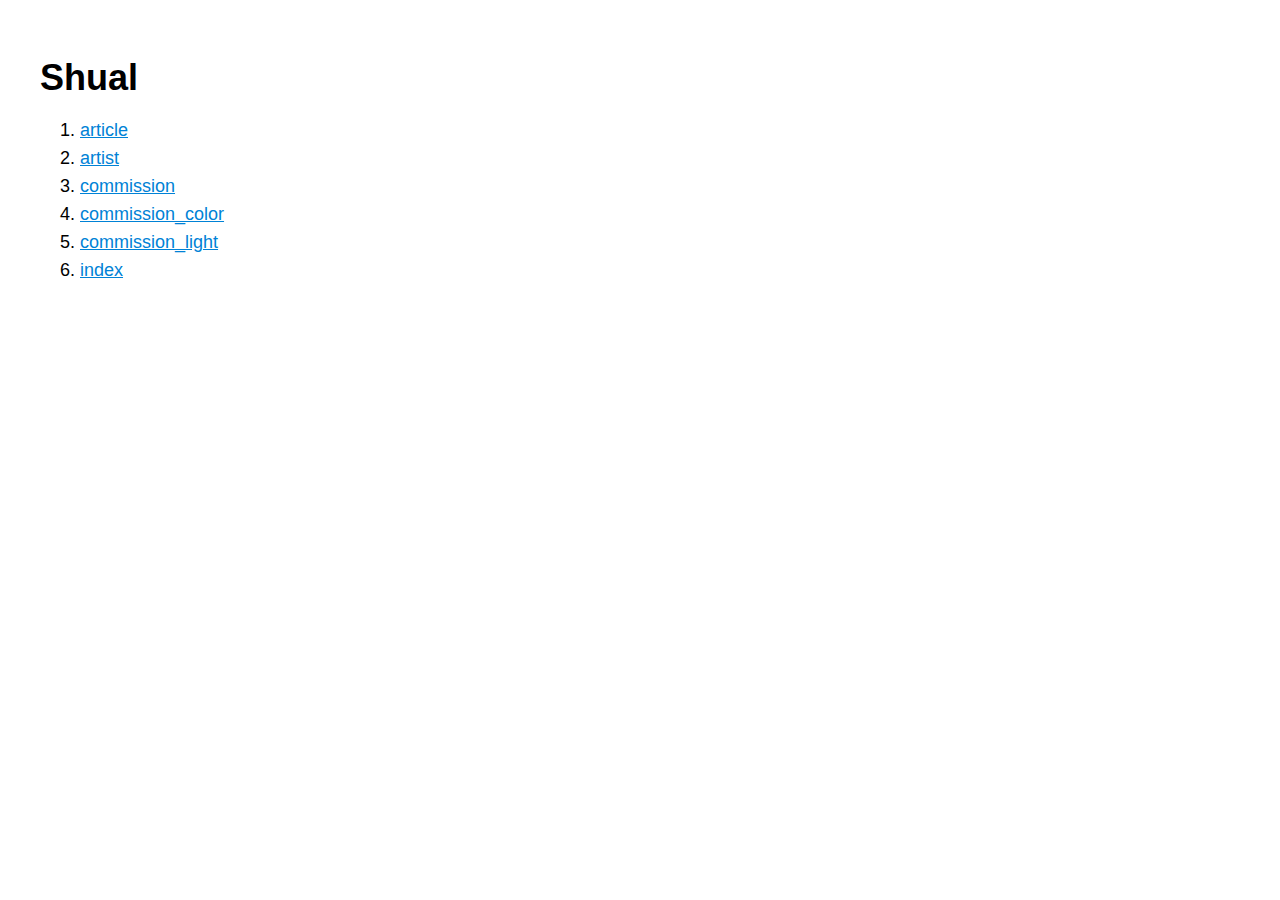
<file: pages.html>
<!DOCTYPE html>
<html>
<head>
<meta charset="utf-8">
<title>{title}</title>
<meta name="viewport" content="width=device-width, initial-scale=1">

<style>
html, body{margin:0;padding:0}

ol ul{list-style:none}

body{padding:40px;font:18px/28px arial, sans-serif}
a{color:#0082d6}
a:hover{color:#ff3904}
a:visited{color:#a4867d}

h1 small{color:#aaa; font-size:.7em}
</style>
</head>
<body>


<h1>Shual</h1>

<ol>
	<li><a href="article.html" target="_blank">article</a></li>
	<li><a href="artist.html" target="_blank">artist</a></li>
	<li><a href="commission.html" target="_blank">commission</a></li>
	<li><a href="commission_color.html" target="_blank">commission_color</a></li>
	<li><a href="commission_light.html" target="_blank">commission_light</a></li>
	<li><a href="index.html" target="_blank">index</a></li>
</ol>

</body>
</html>
</file>
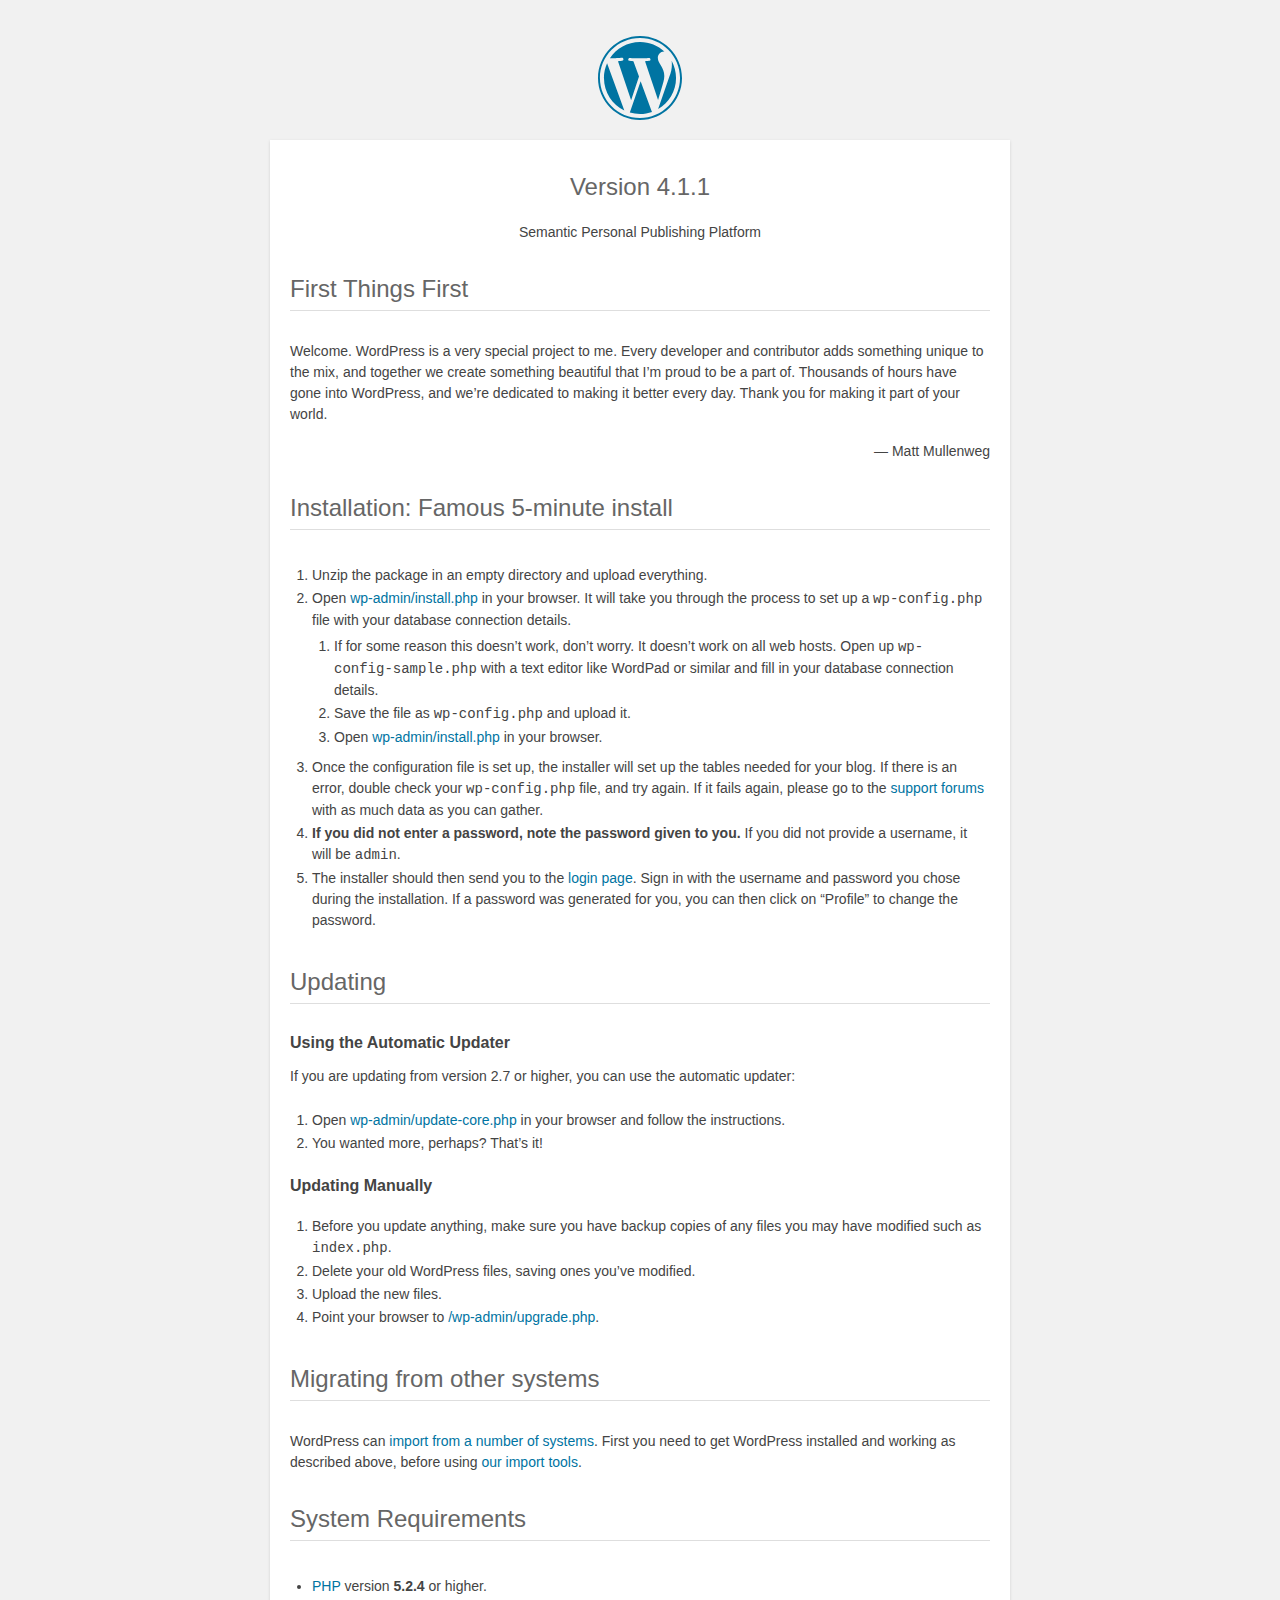
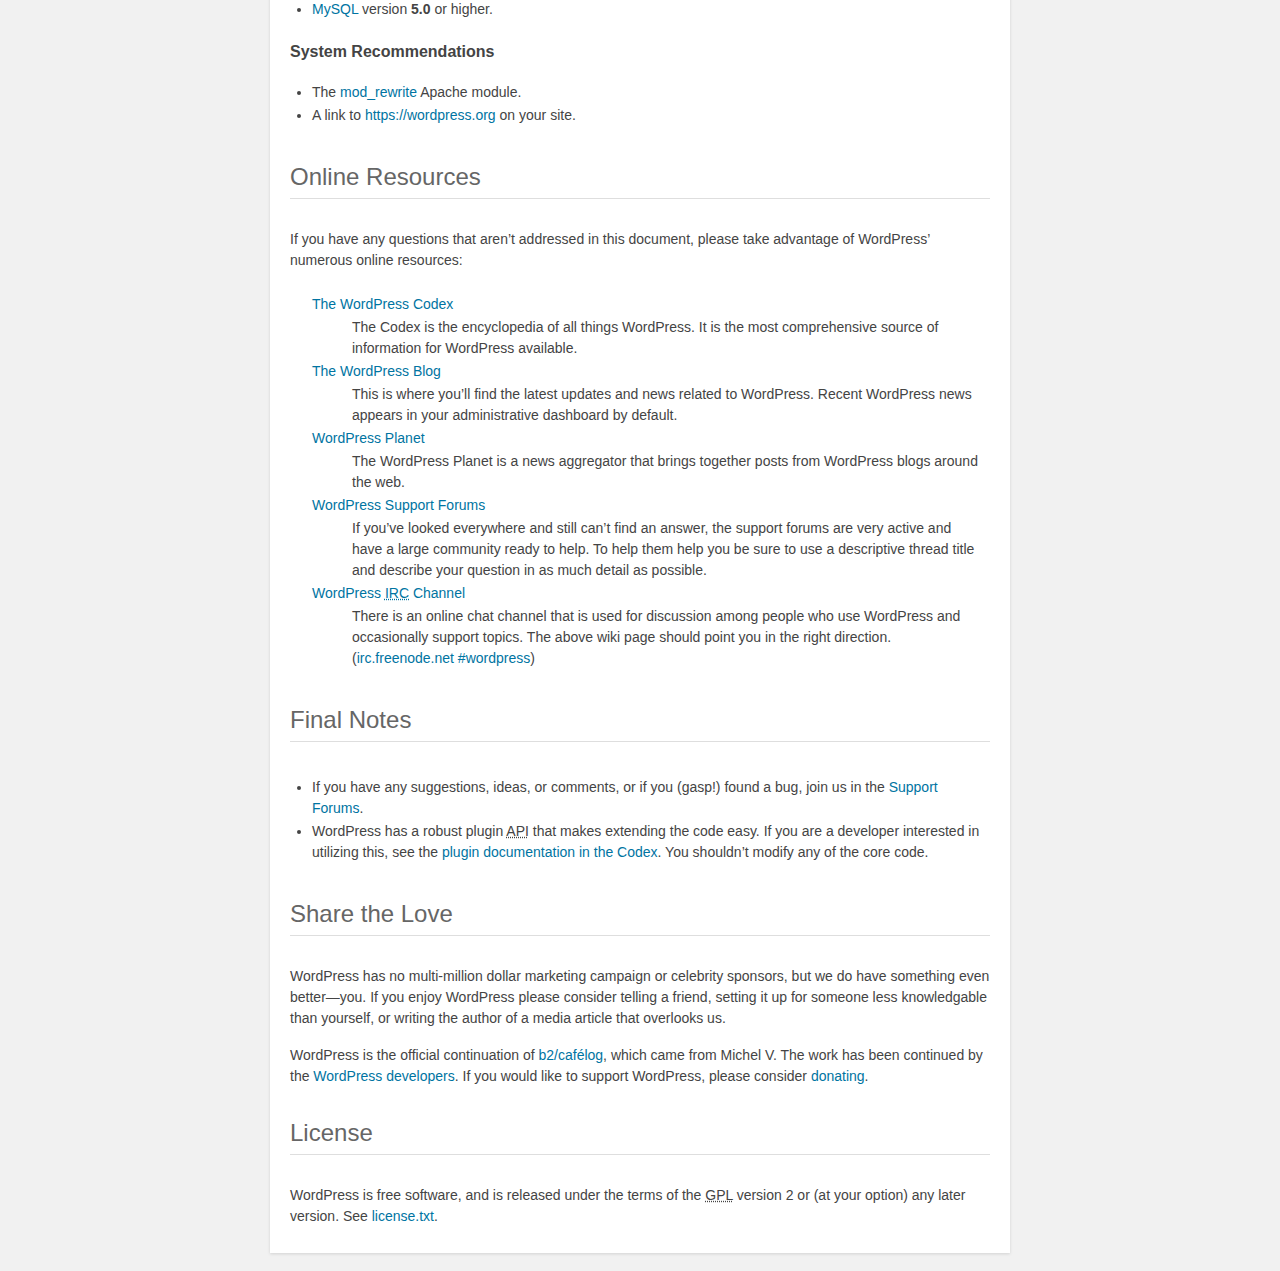
<file: wp/readme.html>
<!DOCTYPE html>
<html>
<head>
	<meta name="viewport" content="width=device-width" />
	<meta http-equiv="Content-Type" content="text/html; charset=utf-8" />
	<title>WordPress &#8250; ReadMe</title>
	<link rel="stylesheet" href="wp-admin/css/install.css?ver=20100228" type="text/css" />
</head>
<body>
<h1 id="logo">
	<a href="https://wordpress.org/"><img alt="WordPress" src="wp-admin/images/wordpress-logo.png" /></a>
	<br /> Version 4.1.1
</h1>
<p style="text-align: center">Semantic Personal Publishing Platform</p>

<h1>First Things First</h1>
<p>Welcome. WordPress is a very special project to me. Every developer and contributor adds something unique to the mix, and together we create something beautiful that I&#8217;m proud to be a part of. Thousands of hours have gone into WordPress, and we&#8217;re dedicated to making it better every day. Thank you for making it part of your world.</p>
<p style="text-align: right">&#8212; Matt Mullenweg</p>

<h1>Installation: Famous 5-minute install</h1>
<ol>
	<li>Unzip the package in an empty directory and upload everything.</li>
	<li>Open <span class="file"><a href="wp-admin/install.php">wp-admin/install.php</a></span> in your browser. It will take you through the process to set up a <code>wp-config.php</code> file with your database connection details.
		<ol>
			<li>If for some reason this doesn&#8217;t work, don&#8217;t worry. It doesn&#8217;t work on all web hosts. Open up <code>wp-config-sample.php</code> with a text editor like WordPad or similar and fill in your database connection details.</li>
			<li>Save the file as <code>wp-config.php</code> and upload it.</li>
			<li>Open <span class="file"><a href="wp-admin/install.php">wp-admin/install.php</a></span> in your browser.</li>
		</ol>
	</li>
	<li>Once the configuration file is set up, the installer will set up the tables needed for your blog. If there is an error, double check your <code>wp-config.php</code> file, and try again. If it fails again, please go to the <a href="https://wordpress.org/support/" title="WordPress support">support forums</a> with as much data as you can gather.</li>
	<li><strong>If you did not enter a password, note the password given to you.</strong> If you did not provide a username, it will be <code>admin</code>.</li>
	<li>The installer should then send you to the <a href="wp-login.php">login page</a>. Sign in with the username and password you chose during the installation. If a password was generated for you, you can then click on &#8220;Profile&#8221; to change the password.</li>
</ol>

<h1>Updating</h1>
<h2>Using the Automatic Updater</h2>
<p>If you are updating from version 2.7 or higher, you can use the automatic updater:</p>
<ol>
	<li>Open <span class="file"><a href="wp-admin/update-core.php">wp-admin/update-core.php</a></span> in your browser and follow the instructions.</li>
	<li>You wanted more, perhaps? That&#8217;s it!</li>
</ol>

<h2>Updating Manually</h2>
<ol>
	<li>Before you update anything, make sure you have backup copies of any files you may have modified such as <code>index.php</code>.</li>
	<li>Delete your old WordPress files, saving ones you&#8217;ve modified.</li>
	<li>Upload the new files.</li>
	<li>Point your browser to <span class="file"><a href="wp-admin/upgrade.php">/wp-admin/upgrade.php</a>.</span></li>
</ol>

<h1>Migrating from other systems</h1>
<p>WordPress can <a href="http://codex.wordpress.org/Importing_Content">import from a number of systems</a>. First you need to get WordPress installed and working as described above, before using <a href="wp-admin/import.php" title="Import to WordPress">our import tools</a>.</p>

<h1>System Requirements</h1>
<ul>
	<li><a href="http://php.net/">PHP</a> version <strong>5.2.4</strong> or higher.</li>
	<li><a href="http://www.mysql.com/">MySQL</a> version <strong>5.0</strong> or higher.</li>
</ul>

<h2>System Recommendations</h2>
<ul>
	<li>The <a href="http://httpd.apache.org/docs/2.2/mod/mod_rewrite.html">mod_rewrite</a> Apache module.</li>
	<li>A link to <a href="https://wordpress.org/">https://wordpress.org</a> on your site.</li>
</ul>

<h1>Online Resources</h1>
<p>If you have any questions that aren&#8217;t addressed in this document, please take advantage of WordPress&#8217; numerous online resources:</p>
<dl>
	<dt><a href="http://codex.wordpress.org/">The WordPress Codex</a></dt>
		<dd>The Codex is the encyclopedia of all things WordPress. It is the most comprehensive source of information for WordPress available.</dd>
	<dt><a href="https://wordpress.org/news/">The WordPress Blog</a></dt>
		<dd>This is where you&#8217;ll find the latest updates and news related to WordPress. Recent WordPress news appears in your administrative dashboard by default.</dd>
	<dt><a href="https://planet.wordpress.org/">WordPress Planet</a></dt>
		<dd>The WordPress Planet is a news aggregator that brings together posts from WordPress blogs around the web.</dd>
	<dt><a href="https://wordpress.org/support/">WordPress Support Forums</a></dt>
		<dd>If you&#8217;ve looked everywhere and still can&#8217;t find an answer, the support forums are very active and have a large community ready to help. To help them help you be sure to use a descriptive thread title and describe your question in as much detail as possible.</dd>
	<dt><a href="http://codex.wordpress.org/IRC">WordPress <abbr title="Internet Relay Chat">IRC</abbr> Channel</a></dt>
		<dd>There is an online chat channel that is used for discussion among people who use WordPress and occasionally support topics. The above wiki page should point you in the right direction. (<a href="irc://irc.freenode.net/wordpress">irc.freenode.net #wordpress</a>)</dd>
</dl>

<h1>Final Notes</h1>
<ul>
	<li>If you have any suggestions, ideas, or comments, or if you (gasp!) found a bug, join us in the <a href="https://wordpress.org/support/">Support Forums</a>.</li>
	<li>WordPress has a robust plugin <abbr title="application programming interface">API</abbr> that makes extending the code easy. If you are a developer interested in utilizing this, see the <a href="http://codex.wordpress.org/Plugin_API" title="WordPress plugin API">plugin documentation in the Codex</a>. You shouldn&#8217;t modify any of the core code.</li>
</ul>

<h1>Share the Love</h1>
<p>WordPress has no multi-million dollar marketing campaign or celebrity sponsors, but we do have something even better&#8212;you. If you enjoy WordPress please consider telling a friend, setting it up for someone less knowledgable than yourself, or writing the author of a media article that overlooks us.</p>

<p>WordPress is the official continuation of <a href="http://cafelog.com/">b2/caf&#233;log</a>, which came from Michel V. The work has been continued by the <a href="https://wordpress.org/about/">WordPress developers</a>. If you would like to support WordPress, please consider <a href="https://wordpress.org/donate/" title="Donate to WordPress">donating</a>.</p>

<h1>License</h1>
<p>WordPress is free software, and is released under the terms of the <abbr title="GNU General Public License">GPL</abbr> version 2 or (at your option) any later version. See <a href="license.txt">license.txt</a>.</p>

</body>
</html>
</file>
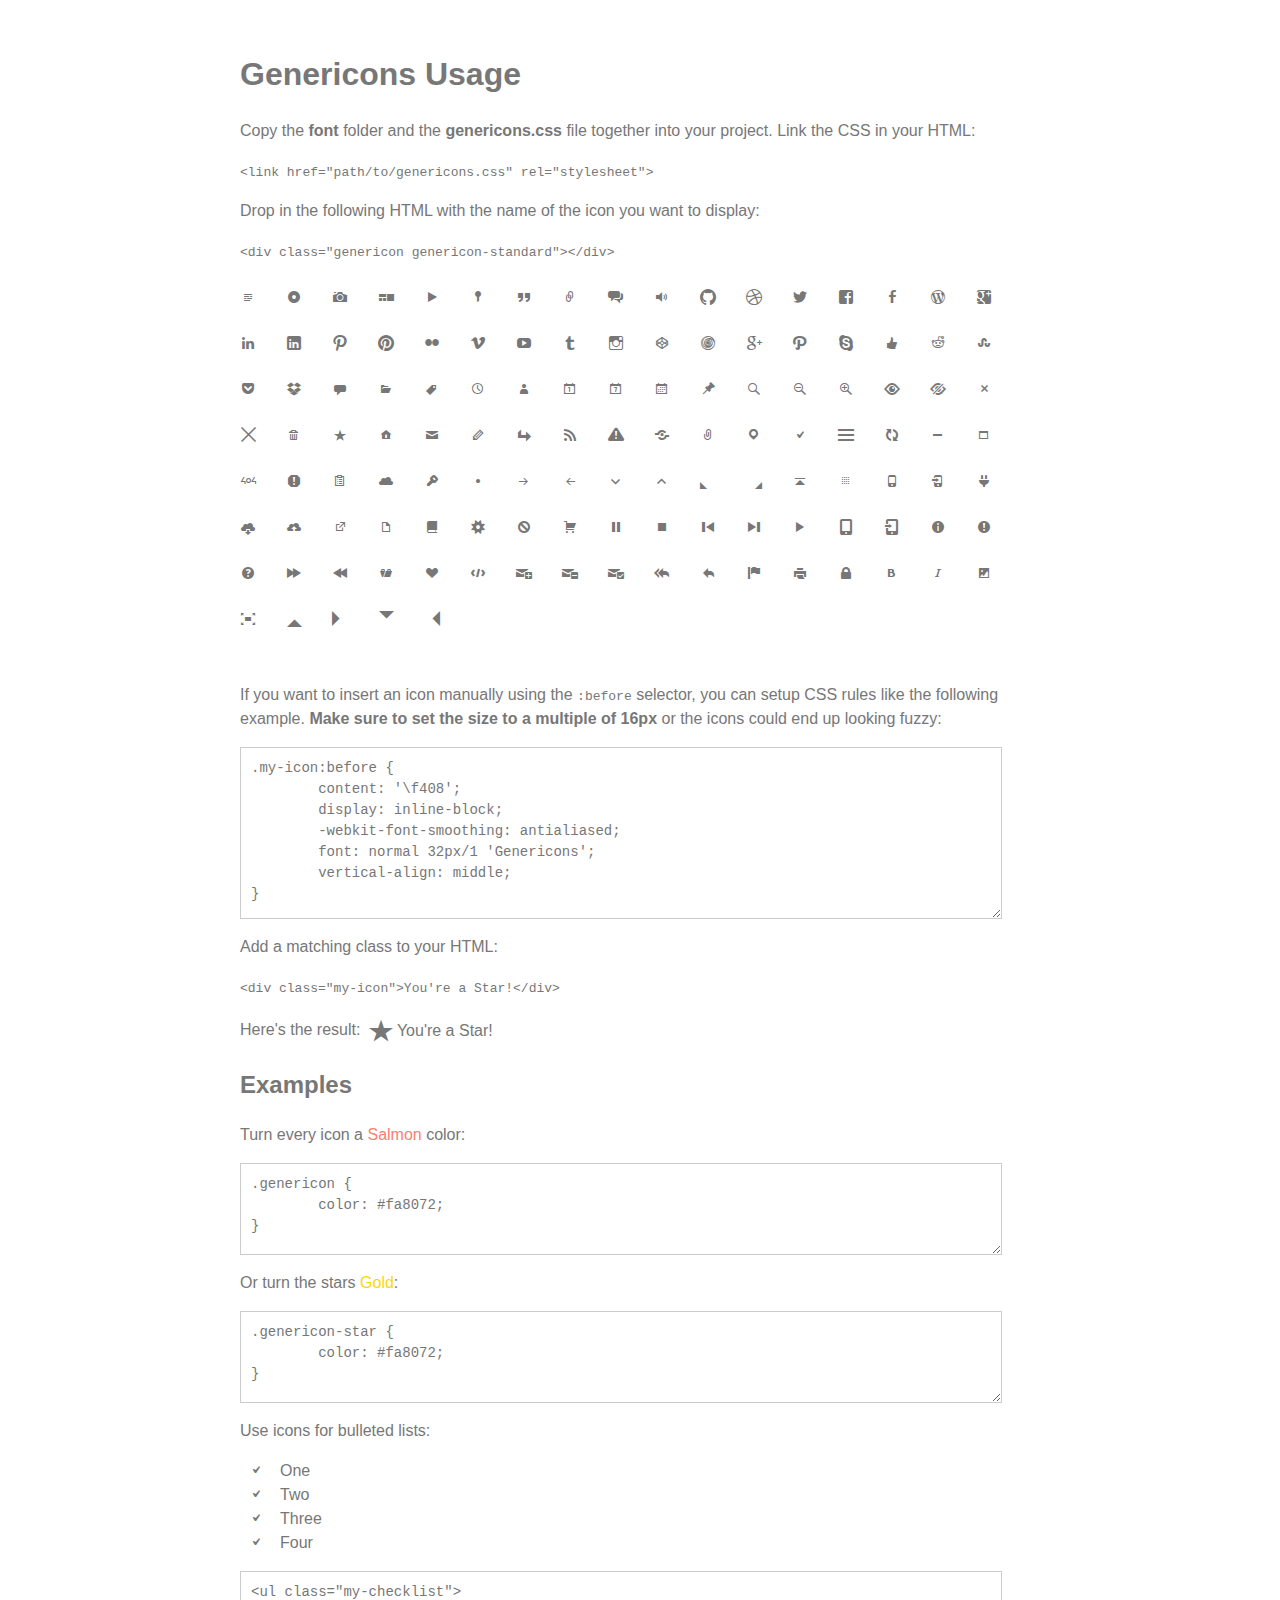
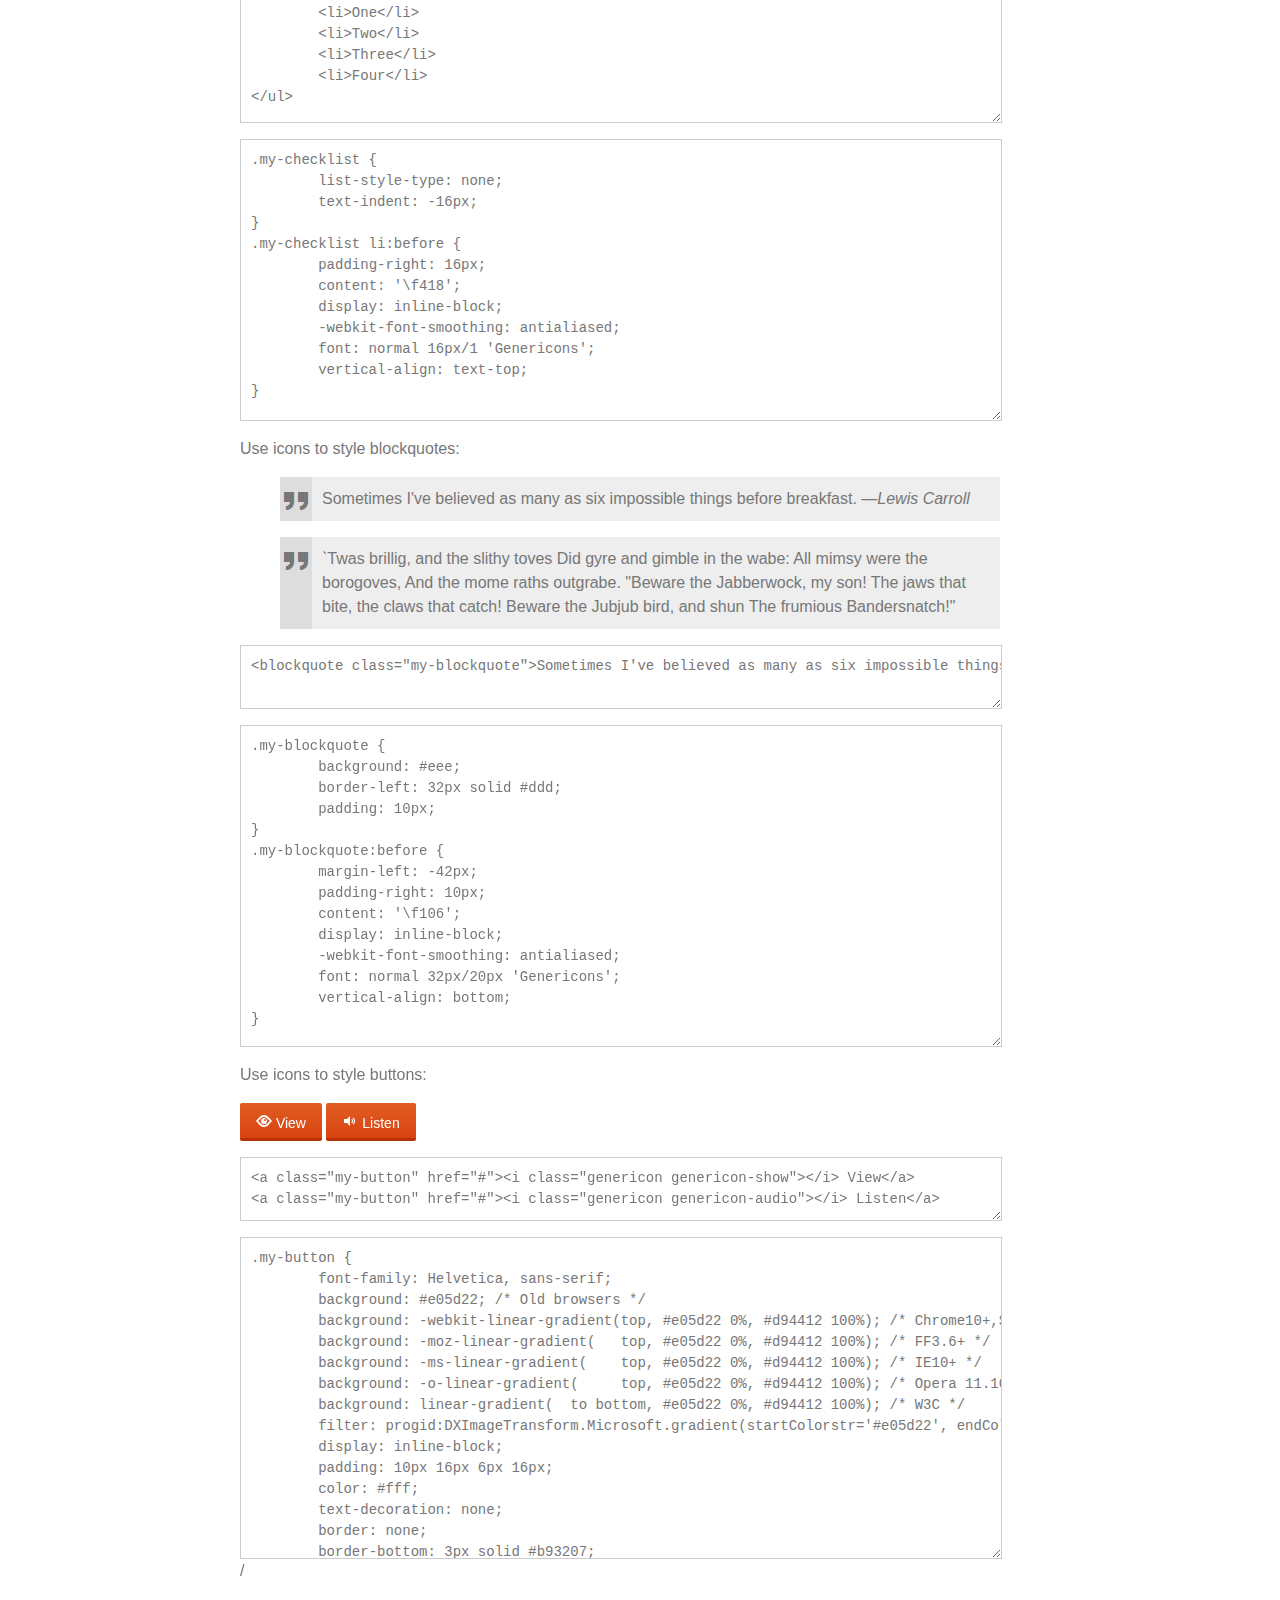
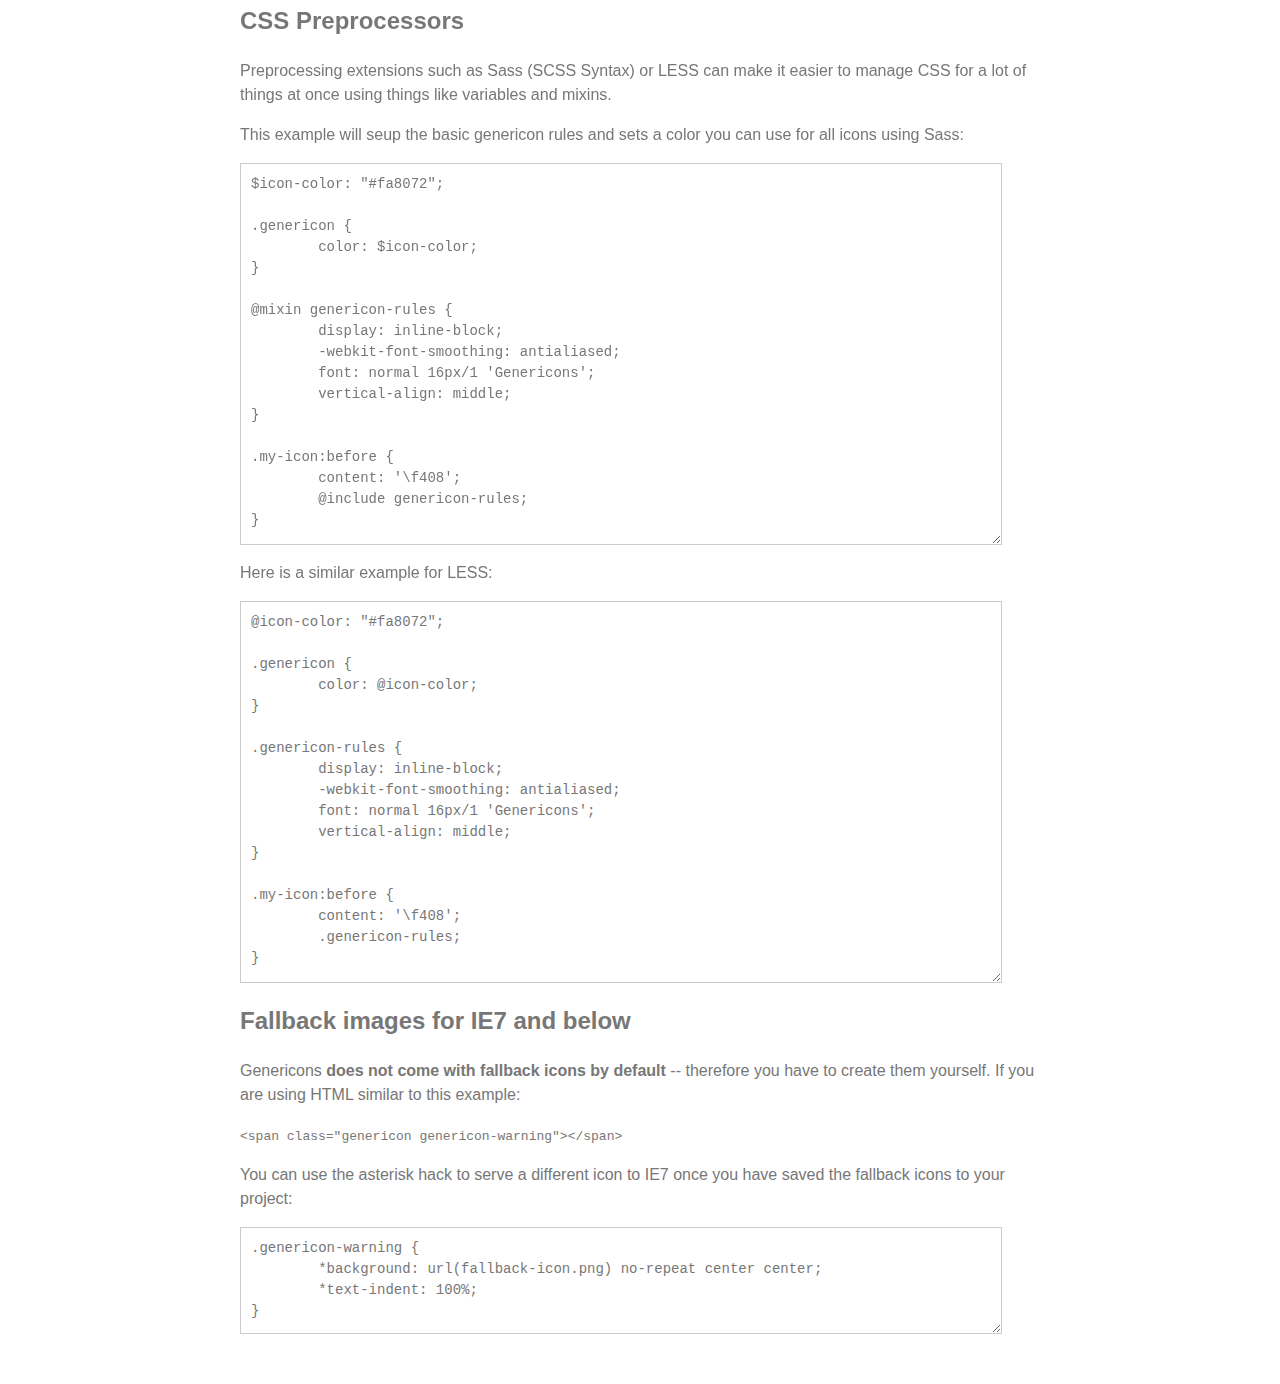
<file: wp/wp-content/themes/turbulence/genericons/example.html>
<!DOCTYPE html>
<html dir="ltr" lang="en">
<head>
<title>Genericons</title>
<link rel="stylesheet" href="genericons.css">
<style type="text/css">
body {
	font-family: sans-serif;
	line-height: 1.5;
	width: 800px;
	margin: 50px auto;
	color: #777;
	background: white;
}
.icons {
	overflow: hidden;
	padding: 10px 0;
}
.icons div {
	cursor: pointer;
	float: left;
	margin: 0 30px 30px 0;
}
.icons:hover div {
	background: #f7f7f7;
}
.code {
        display: block;
        font: 14px/1.5 monospace;
        width: 740px;
        white-space: pre;
        border: 1px solid #ccc;
        padding: 10px;
        color: #777;
        overflow: auto;
}
.my-icon:before {
	content: '\f408';
        display: inline-block;
        -webkit-font-smoothing: antialiased;
        font: normal 32px/1 'Genericons';
        vertical-align: middle;
}
/* For the Examples */
.my-checklist {
	list-style-type: none;
	text-indent: -16px;
}
.my-checklist li:before {
	padding-right: 16px;
	content: '\f418';
        display: inline-block;
        -webkit-font-smoothing: antialiased;
        font: normal 16px/1 'Genericons';
        vertical-align: text-top;
}
.my-blockquote {
	background: #eee;
	border-left: 32px solid #ddd;
	padding: 10px;
}
.my-blockquote:before {
	margin-left: -42px;
	padding-right: 10px;
        content: '\f106';
        display: inline-block;
        -webkit-font-smoothing: antialiased;
        font: normal 32px/20px 'Genericons';
        vertical-align: bottom;
}
.my-button {
	font-family: Helvetica, sans-serif;
	font-size: 14px;
	background: #e05d22; /* Old browsers */
	background: -webkit-linear-gradient(top, #e05d22 0%, #d94412 100%); /* Chrome10+,Safari5.1+ */
	background: -moz-linear-gradient(   top, #e05d22 0%, #d94412 100%); /* FF3.6+ */
	background: -ms-linear-gradient(    top, #e05d22 0%, #d94412 100%); /* IE10+ */
	background: -o-linear-gradient(     top, #e05d22 0%, #d94412 100%); /* Opera 11.10+ */
	background: linear-gradient(  to bottom, #e05d22 0%, #d94412 100%); /* W3C */
	filter: progid:DXImageTransform.Microsoft.gradient(startColorstr='#e05d22', endColorstr='#d94412', GradientType=0); /* IE6-9 */
	display: inline-block;
	padding: 10px 16px 4px 16px;
	color: #fff;
	text-decoration: none;
	border: none;
	border-bottom: 3px solid #b93207;
	border-radius: 2px;
}
.my-button:hover,
.my-button:focus {
	background: #ed6a31; /* Old browsers */
	background: -webkit-linear-gradient(top, #ed6a31 0%, #e55627 100%); /* Chrome10+,Safari5.1+ */
	background: -moz-linear-gradient(   top, #ed6a31 0%, #e55627 100%); /* FF3.6+ */
	background: -ms-linear-gradient(    top, #ed6a31 0%, #e55627 100%); /* IE10+ */
	background: -o-linear-gradient(     top, #ed6a31 0%, #e55627 100%); /* Opera 11.10+ */
	background: linear-gradient(  to bottom, #ed6a31 0%, #e55627 100%); /* W3C */
	filter: progid:DXImageTransform.Microsoft.gradient(startColorstr='#ed6a31', endColorstr='#e55627', GradientType=0); /* IE6-9 */
	outline: none;
}
.my-button:active {
	background: #d94412; /* Old browsers */
	background: -webkit-linear-gradient(top, #d94412 0%, #e05d22 100%); /* Chrome10+,Safari5.1+ */
	background: -moz-linear-gradient(   top, #d94412 0%, #e05d22 100%); /* FF3.6+ */
	background: -ms-linear-gradient(    top, #d94412 0%, #e05d22 100%); /* IE10+ */
	background: -o-linear-gradient(     top, #d94412 0%, #e05d22 100%); /* Opera 11.10+ */
	background: linear-gradient(  to bottom, #d94412 0%, #e05d22 100%); /* W3C */
	filter: progid:DXImageTransform.Microsoft.gradient(startColorstr='#d94412', endColorstr='#e05d22', GradientType=0); /* IE6-9 */
	border: none;
	border-top: 3px solid #b93207;
	padding: 6px 16px 7px 16px;
}
</style>
</head>
<body>

<div class="section">

	<h1>Genericons Usage</h1>

	<p>Copy the <strong>font</strong> folder and the <strong>genericons.css</strong> file together into your project. Link the CSS in your HTML:</p>

	<p><code>&lt;link href="path/to/genericons.css" rel="stylesheet"&gt;</code></p>

	<p>Drop in the following HTML with the name of the icon you want to display:</p>

	<p><code>&lt;div class="genericon genericon-standard"&gt;&lt;/div&gt;</code></p>

	<div class="icons">
	
		<!-- post formats -->
		<div alt="f100" class="genericon genericon-standard"></div>
		<div alt="f101" class="genericon genericon-aside"></div>
		<div alt="f102" class="genericon genericon-image"></div>
		<div alt="f103" class="genericon genericon-gallery"></div>
		<div alt="f104" class="genericon genericon-video"></div>
		<div alt="f105" class="genericon genericon-status"></div>
		<div alt="f106" class="genericon genericon-quote"></div>
		<div alt="f107" class="genericon genericon-link"></div>
		<div alt="f108" class="genericon genericon-chat"></div>
		<div alt="f109" class="genericon genericon-audio"></div>

		<!-- social icons -->
		<div alt="f200" class="genericon genericon-github"></div>
		<div alt="f201" class="genericon genericon-dribbble"></div>
		<div alt="f202" class="genericon genericon-twitter"></div>
		<div alt="f203" class="genericon genericon-facebook"></div>
		<div alt="f204" class="genericon genericon-facebook-alt"></div>
		<div alt="f205" class="genericon genericon-wordpress"></div>
		<div alt="f206" class="genericon genericon-googleplus"></div>
		<div alt="f207" class="genericon genericon-linkedin"></div>
		<div alt="f208" class="genericon genericon-linkedin-alt"></div>
		<div alt="f209" class="genericon genericon-pinterest"></div>
		<div alt="f210" class="genericon genericon-pinterest-alt"></div>
		<div alt="f211" class="genericon genericon-flickr"></div>
		<div alt="f212" class="genericon genericon-vimeo"></div>
		<div alt="f213" class="genericon genericon-youtube"></div>
		<div alt="f214" class="genericon genericon-tumblr"></div>
		<div alt="f215" class="genericon genericon-instagram"></div>
		<div alt="f216" class="genericon genericon-codepen"></div>
		<div alt="f217" class="genericon genericon-polldaddy"></div>
		<div alt="f218" class="genericon genericon-googleplus-alt"></div>
		<div alt="f219" class="genericon genericon-path"></div>
		<div alt="f220" class="genericon genericon-skype"></div>
		<div alt="f221" class="genericon genericon-digg"></div>
		<div alt="f222" class="genericon genericon-reddit"></div>
		<div alt="f223" class="genericon genericon-stumbleupon"></div>
		<div alt="f224" class="genericon genericon-pocket"></div>
		<div alt="f225" class="genericon genericon-dropbox"></div>

		<!-- meta icons -->
		<div alt="f300" class="genericon genericon-comment"></div>
		<div alt="f301" class="genericon genericon-category"></div>
		<div alt="f302" class="genericon genericon-tag"></div>
		<div alt="f303" class="genericon genericon-time"></div>
		<div alt="f304" class="genericon genericon-user"></div>
		<div alt="f305" class="genericon genericon-day"></div>
		<div alt="f306" class="genericon genericon-week"></div>
		<div alt="f307" class="genericon genericon-month"></div>
		<div alt="f308" class="genericon genericon-pinned"></div>

		<!-- other icons -->
		<div alt="f400" class="genericon genericon-search"></div>
		<div alt="f401" class="genericon genericon-unzoom"></div>
		<div alt="f402" class="genericon genericon-zoom"></div>
		<div alt="f403" class="genericon genericon-show"></div>
		<div alt="f404" class="genericon genericon-hide"></div>
		<div alt="f405" class="genericon genericon-close"></div>
		<div alt="f406" class="genericon genericon-close-alt"></div>
		<div alt="f407" class="genericon genericon-trash"></div>
		<div alt="f408" class="genericon genericon-star"></div>
		<div alt="f409" class="genericon genericon-home"></div>
		<div alt="f410" class="genericon genericon-mail"></div>
		<div alt="f411" class="genericon genericon-edit"></div>
		<div alt="f412" class="genericon genericon-reply"></div>
		<div alt="f413" class="genericon genericon-feed"></div>
		<div alt="f414" class="genericon genericon-warning"></div>
		<div alt="f415" class="genericon genericon-share"></div>
		<div alt="f416" class="genericon genericon-attachment"></div>
		<div alt="f417" class="genericon genericon-location"></div>
		<div alt="f418" class="genericon genericon-checkmark"></div>
		<div alt="f419" class="genericon genericon-menu"></div>
		<div alt="f420" class="genericon genericon-refresh"></div>
		<div alt="f421" class="genericon genericon-minimize"></div>
		<div alt="f422" class="genericon genericon-maximize"></div>
		<div alt="f423" class="genericon genericon-404"></div>
		<div alt="f424" class="genericon genericon-spam"></div>
		<div alt="f425" class="genericon genericon-summary"></div>
		<div alt="f426" class="genericon genericon-cloud"></div>
		<div alt="f427" class="genericon genericon-key"></div>
		<div alt="f428" class="genericon genericon-dot"></div>
		<div alt="f429" class="genericon genericon-next"></div>
		<div alt="f430" class="genericon genericon-previous"></div>
		<div alt="f431" class="genericon genericon-expand"></div>
		<div alt="f432" class="genericon genericon-collapse"></div>
		<div alt="f433" class="genericon genericon-dropdown"></div>
		<div alt="f434" class="genericon genericon-dropdown-left"></div>
		<div alt="f435" class="genericon genericon-top"></div>
		<div alt="f436" class="genericon genericon-draggable"></div>
		<div alt="f437" class="genericon genericon-phone"></div>
		<div alt="f438" class="genericon genericon-send-to-phone"></div>
		<div alt="f439" class="genericon genericon-plugin"></div>
		<div alt="f440" class="genericon genericon-cloud-download"></div>
		<div alt="f441" class="genericon genericon-cloud-upload"></div>
		<div alt="f442" class="genericon genericon-external"></div>
		<div alt="f443" class="genericon genericon-document"></div>
		<div alt="f444" class="genericon genericon-book"></div>
		<div alt="f445" class="genericon genericon-cog"></div>
		<div alt="f446" class="genericon genericon-unapprove"></div>
		<div alt="f447" class="genericon genericon-cart"></div>
		<div alt="f448" class="genericon genericon-pause"></div>
		<div alt="f449" class="genericon genericon-stop"></div>
		<div alt="f450" class="genericon genericon-skip-back"></div>
		<div alt="f451" class="genericon genericon-skip-ahead"></div>
		<div alt="f452" class="genericon genericon-play"></div>
		<div alt="f453" class="genericon genericon-tablet"></div>
		<div alt="f454" class="genericon genericon-send-to-tablet"></div>
		<div alt="f455" class="genericon genericon-info"></div>
		<div alt="f456" class="genericon genericon-notice"></div>
		<div alt="f457" class="genericon genericon-help"></div>
		<div alt="f458" class="genericon genericon-fastforward"></div>
		<div alt="f459" class="genericon genericon-rewind"></div>
		<div alt="f460" class="genericon genericon-portfolio"></div>
		<div alt="f461" class="genericon genericon-heart"></div>
		<div alt="f462" class="genericon genericon-code"></div>
		<div alt="f463" class="genericon genericon-subscribe"></div>
		<div alt="f464" class="genericon genericon-unsubscribe"></div>
		<div alt="f465" class="genericon genericon-subscribed"></div>
		<div alt="f466" class="genericon genericon-reply-alt"></div>
		<div alt="f467" class="genericon genericon-reply-single"></div>
		<div alt="f468" class="genericon genericon-flag"></div>
		<div alt="f469" class="genericon genericon-print"></div>
		<div alt="f470" class="genericon genericon-lock"></div>
		<div alt="f471" class="genericon genericon-bold"></div>
		<div alt="f472" class="genericon genericon-italic"></div>
		<div alt="f473" class="genericon genericon-picture"></div>
		<div alt="f474" class="genericon genericon-fullscreen"></div>

		<!-- generic shapes -->
		<div alt="f500" class="genericon genericon-uparrow"></div>
		<div alt="f501" class="genericon genericon-rightarrow"></div>
		<div alt="f502" class="genericon genericon-downarrow"></div>
		<div alt="f503" class="genericon genericon-leftarrow"></div>

	</div>

	<p>If you want to insert an icon manually using the <code>:before</code> selector, you can setup CSS rules like the following example. <strong>Make sure to set the size to a multiple of 16px</strong> or the icons could end up looking fuzzy:</p>

<p><textarea class="code" style="min-height: 150px;" onclick="select();">.my-icon:before {
	content: '\f408';
        display: inline-block;
        -webkit-font-smoothing: antialiased;
        font: normal 32px/1 'Genericons';
        vertical-align: middle;
}</textarea></p>

	<p>Add a matching class to your HTML:</p>

	<p><code>&lt;div class="my-icon"&gt;You're a Star!&lt;/div&gt;</code></p>

	<p>Here's the result: <span class="my-icon">You're a Star!</span></p>

	<h2>Examples</h2>

	<p>Turn every icon a <span style="color: #fa8072;">Salmon</span> color:</p>

<p><textarea class="code" style="min-height: 70px" onclick="select();">
.genericon {
	color: #fa8072;
}</textarea></p>

	<p>Or turn the stars <span style="color: #ffd700;">Gold</span>:</p>

<p><textarea class="code" style="min-height: 70px" onclick="select();">
.genericon-star {
	color: #fa8072;
}</textarea></p>

	<p>Use icons for bulleted lists:</p>

	<ul class="my-checklist">
		<li>One</li>
		<li>Two</li>
		<li>Three</li>
		<li>Four</li>
	</ul>

<p><textarea class="code" style="min-height: 130px" onclick="select();">
<ul class="my-checklist">
	<li>One</li>
	<li>Two</li>
	<li>Three</li>
	<li>Four</li>
</ul></textarea></p>

<p><textarea class="code" style="min-height: 260px;" onclick="select();">
.my-checklist {
	list-style-type: none;
	text-indent: -16px;
}
.my-checklist li:before {
	padding-right: 16px;
	content: '\f418';
        display: inline-block;
        -webkit-font-smoothing: antialiased;
        font: normal 16px/1 'Genericons';
        vertical-align: text-top;
}</textarea></p>

	<p>Use icons to style blockquotes:</p>

	<blockquote class="my-blockquote">Sometimes I've believed as many as six impossible things before breakfast. &mdash;<em>Lewis Carroll</em></blockquote>
	<blockquote class="my-blockquote">`Twas brillig, and the slithy toves Did gyre and gimble in the wabe: All mimsy were the borogoves, And the mome raths outgrabe. "Beware the Jabberwock, my son!  The jaws that bite, the claws that catch!  Beware the Jubjub bird, and shun The frumious Bandersnatch!"</blockquote>

<p><textarea class="code" style="min-height: 40px;" onclick="select();"><blockquote class="my-blockquote">Sometimes I've believed as many as six impossible things before breakfast. &mdash;<em>Lewis Carroll</em></blockquote></textarea></p>

<p><textarea class="code" style="min-height: 300px;" onclick="select();">
.my-blockquote {
	background: #eee;
	border-left: 32px solid #ddd;
	padding: 10px;
}
.my-blockquote:before {
	margin-left: -42px;
	padding-right: 10px;
        content: '\f106';
        display: inline-block;
        -webkit-font-smoothing: antialiased;
        font: normal 32px/20px 'Genericons';
        vertical-align: bottom;
} </textarea></p>

	<p>Use icons to style buttons:</p>

	<a class="my-button" href="javascript:void()"><i class="genericon genericon-show"></i> View</a>
	<a class="my-button" href="javascript:void()"><i class="genericon genericon-audio"></i> Listen</a>

<p><textarea class="code" style="min-height: 40px;" onclick="select();"><a class="my-button" href="#"><i class="genericon genericon-show"></i> View</a>
<a class="my-button" href="#"><i class="genericon genericon-audio"></i> Listen</a></textarea></p>

<p><textarea class="code" style="min-height: 300px;" onclick="select();">
.my-button {
	font-family: Helvetica, sans-serif;
	background: #e05d22; /* Old browsers */
	background: -webkit-linear-gradient(top, #e05d22 0%, #d94412 100%); /* Chrome10+,Safari5.1+ */
	background: -moz-linear-gradient(   top, #e05d22 0%, #d94412 100%); /* FF3.6+ */
	background: -ms-linear-gradient(    top, #e05d22 0%, #d94412 100%); /* IE10+ */
	background: -o-linear-gradient(     top, #e05d22 0%, #d94412 100%); /* Opera 11.10+ */
	background: linear-gradient(  to bottom, #e05d22 0%, #d94412 100%); /* W3C */
	filter: progid:DXImageTransform.Microsoft.gradient(startColorstr='#e05d22', endColorstr='#d94412', GradientType=0); /* IE6-9 */
	display: inline-block;
	padding: 10px 16px 6px 16px;
	color: #fff;
	text-decoration: none;
	border: none;
	border-bottom: 3px solid #b93207;
	border-radius: 2px;
}

.my-button:hover,
.my-button:focus {
	background: #ed6a31; /* Old browsers */
	background: -webkit-linear-gradient(top, #ed6a31 0%, #e55627 100%); /* Chrome10+,Safari5.1+ */
	background: -moz-linear-gradient(   top, #ed6a31 0%, #e55627 100%); /* FF3.6+ */
	background: -ms-linear-gradient(    top, #ed6a31 0%, #e55627 100%); /* IE10+ */
	background: -o-linear-gradient(     top, #ed6a31 0%, #e55627 100%); /* Opera 11.10+ */
	background: linear-gradient(  to bottom, #ed6a31 0%, #e55627 100%); /* W3C */
	filter: progid:DXImageTransform.Microsoft.gradient(startColorstr='#ed6a31', endColorstr='#e55627', GradientType=0); /* IE6-9 */
	outline: none;
}

.my-button:active {
	background: #d94412; /* Old browsers */
	background: -webkit-linear-gradient(top, #d94412 0%, #e05d22 100%); /* Chrome10+,Safari5.1+ */
	background: -moz-linear-gradient(   top, #d94412 0%, #e05d22 100%); /* FF3.6+ */
	background: -ms-linear-gradient(    top, #d94412 0%, #e05d22 100%); /* IE10+ */
	background: -o-linear-gradient(     top, #d94412 0%, #e05d22 100%); /* Opera 11.10+ */
	background: linear-gradient(  to bottom, #d94412 0%, #e05d22 100%); /* W3C */
	filter: progid:DXImageTransform.Microsoft.gradient(startColorstr='#d94412', endColorstr='#e05d22', GradientType=0); /* IE6-9 */
	border: none;
	border-top: 3px solid #b93207;
	padding: 6px 16px 10px 16px;
}</textarea>/</p>

	<h2>CSS Preprocessors</h2>

	<p>Preprocessing extensions such as Sass (SCSS Syntax) or LESS</a> can make it easier to manage CSS for a lot of things at once using things like variables and mixins.</p>

	<p>This example will seup the basic genericon rules and sets a color you can use for all icons using Sass:</p>

<p><textarea class="code" style="min-height: 360px;" onclick="select();">$icon-color: "#fa8072";

.genericon {
        color: $icon-color;
}

@mixin genericon-rules {
        display: inline-block;
        -webkit-font-smoothing: antialiased;
        font: normal 16px/1 'Genericons';
        vertical-align: middle;
}

.my-icon:before {
	content: '\f408';
        @include genericon-rules;
}</textarea></p>

	<p>Here is a similar example for LESS:</p>

<p><textarea class="code" style="min-height: 360px;" onclick="select();">@icon-color: "#fa8072";

.genericon {
        color: @icon-color;
}

.genericon-rules {
        display: inline-block;
        -webkit-font-smoothing: antialiased;
        font: normal 16px/1 'Genericons';
        vertical-align: middle;
}

.my-icon:before {
	content: '\f408';
        .genericon-rules;
}</textarea></p>

	<h2>Fallback images for IE7 and below</h2>

	<p>Genericons <strong>does not come with fallback icons by default</strong> -- therefore you have to create them yourself. If you are using HTML similar to this example:

	<p><code>&lt;span class="genericon genericon-warning"&gt;&lt;/span&gt;</code></p>

	<p>You can use the asterisk hack to serve a different icon to IE7 once you have saved the fallback icons to your project:</p>

<textarea class="code" style="min-height: 85px;" onclick="select();">.genericon-warning {
        *background: url(fallback-icon.png) no-repeat center center;
        *text-indent: 100%;
}</textarea>

</div>

</body>
</html>
</file>
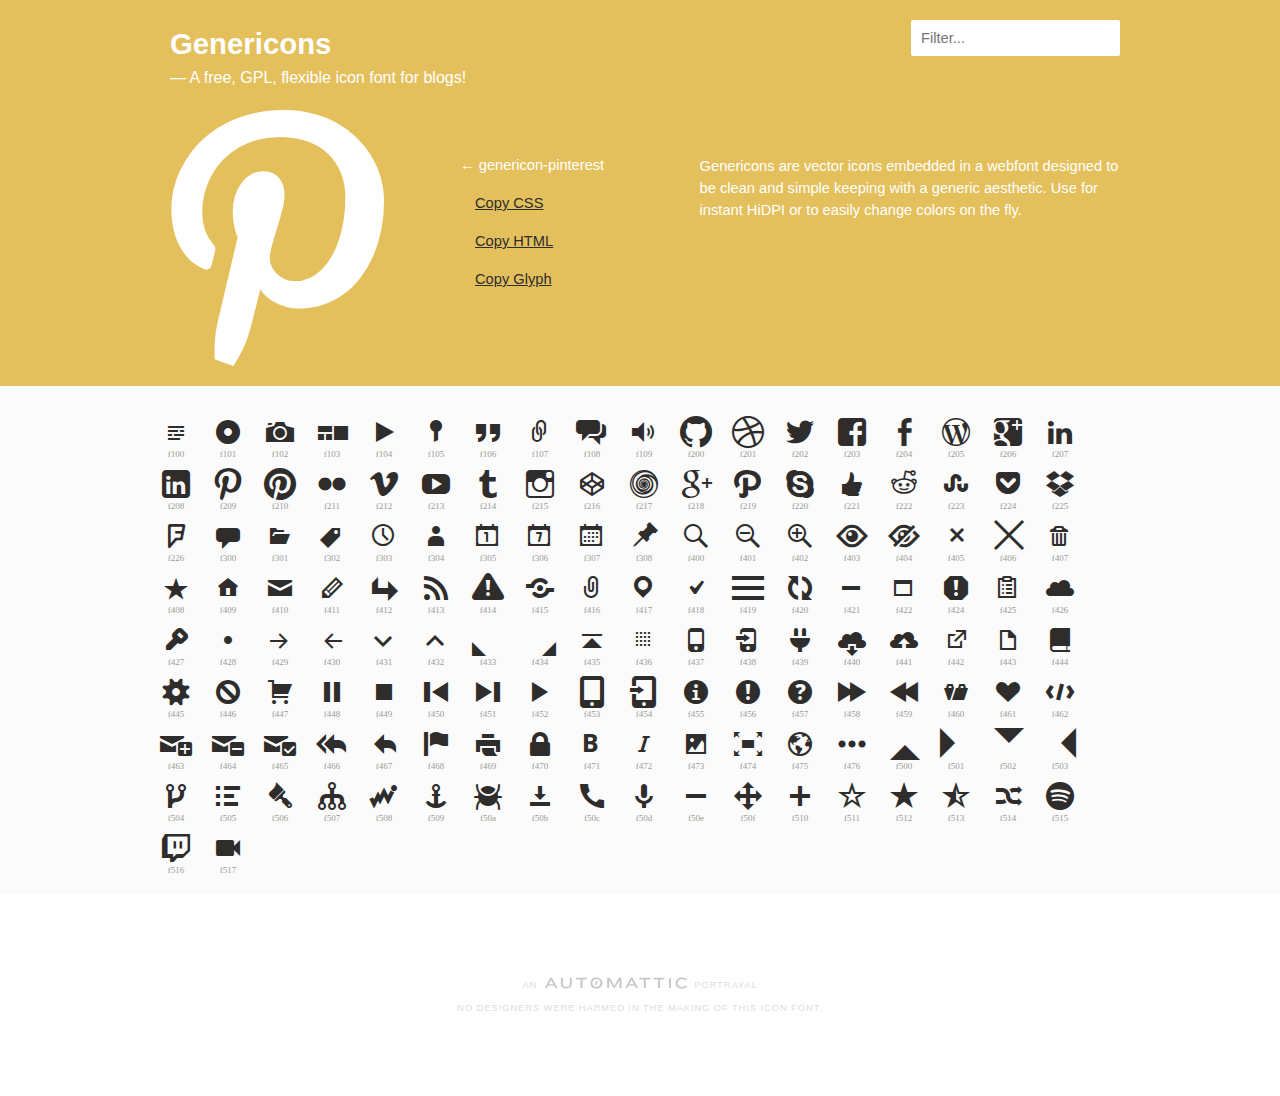
<file: wp/wp-content/themes/twentyfifteen/genericons/example.html>
<!DOCTYPE html>
<html>
<head>
<title>Genericons</title>
<link rel="stylesheet" href="genericons.css">
<script type="text/javascript" src="https://ajax.googleapis.com/ajax/libs/jquery/1.7.2/jquery.min.js"></script>
<style type="text/css">
/**
 * Example page CSS
 */

body {
	font-family: sans-serif;
	line-height: 1.5;
	margin: 0;
	color: #2f2d2c;
	background: #fff;
	font-size: 11pt;
}

a {
	color: #2f2d2c;
}

h4 {
	margin-top: 40px;
}

#iconlist {
	clear: both;
	margin-bottom: 20px;
}

#iconlist div {
	padding: 10px;
	overflow: hidden;
	white-space: nowrap;
	font-size: 32px;
	line-height: 1;
	position: relative;
	width: 32px;
	height: 32px;
}

#iconlist div:before {
	margin-right: 20px;
}

#iconlist div:hover {
	cursor: pointer;
	color: #e4c05c;
}

#primary {
	background: #e4c05c;
	overflow: hidden;
}

#content {
	position: relative;
	color: #fff;
	max-width: 980px;
	padding: 0 10px;
	margin: 0 auto;
}

#icons {
	background: #fbfbfb;
}

#icons #iconlist {
	max-width: 980px;
	box-sizing: border-box;
	-moz-box-sizing:border-box;
	-webkit-box-sizing:border-box;
	padding: 20px 0;
	margin: 0 auto;
}

#glyph {
	float: left;
	width: 50%;
	box-sizing: border-box;
	-moz-box-sizing:border-box;
	-webkit-box-sizing:border-box;
	-ms-box-sizing:border-box;
	padding: 20px 0;
}

#glyph .info {
	float: right;
	width: 180px;
	padding: 36px 0 0 0;
}

#glyph .info a {
	color: #2f2d2c;
	display: block;
	padding: 8px 0 8px 15px;
}

#glyph .info strong {
	font-weight: normal;
	display: block;
	padding: 8px 0;
}

#glyph .genericon {
	font-size: 256px;
	width: 256px;
	height: 256px;
	overflow: visible;
	float: left;
}

.description {
	margin-top: 50px;
	width: 48%;
	float: right;
	padding-left: 40px;
	margin-left: 2%;
	box-sizing: border-box;
	-moz-box-sizing:border-box;
	-webkit-box-sizing:border-box;
	-ms-box-sizing:border-box;
	background-size: 4px 4px;
}

#primary h2 {
	color: white;
	margin: 0 auto;
	padding: 22px 0 0 20px;
	max-width: 980px;
	font-size: 2em;
}

#primary h2 span {
	display: block;
	font-weight: normal;
	font-size: 12pt;
}

#footer {
	clear: both;
	max-width: 980px;
	margin: 80px auto;
	text-align: center;
	text-transform: uppercase;
	letter-spacing: .1em;
	font-size: 7pt;
	color: #ddd;
}

#footer a {
	color: #ccc;
	display: inline-block;
	width: 150px;
	overflow: hidden;
	text-indent: 100%;
	position: relative;
	top: 2px;
	opacity: .3;
	background-repeat: no-repeat;
	background-position: center top;
	background-image: url('[data-uri]');
}

#footer a:hover {
	opacity: 1;
}

pre, code {
	font: 14px/1.5 monospace;
}

.code {
	display: block;
	font: 14px/1.5 monospace;
	width: 600px;
	white-space: pre;
	border: 1px solid #ccc;
	padding: 10px;
	overflow: auto;
	min-height: 110px;
}

#iconlist .new, #iconlist .update {
	position: relative;
}

#iconlist .new:after, #iconlist .update:after {
	color: #e4c05c;
	display: block;
	content: "NEW";
	font: bold 8px/1 sans-serif;
	position: absolute;
	top: 0px;
	text-align: center;
	z-index: 10;
	width: 100%;
}

#iconlist .update:after {
	content: "UPDATE";
	left: -1px;
}

body.searching #iconlist span.update:after, body.searching #iconlist span.new:after {
	display: none;
}

#search {
	border: 0;
	border-radius: 2px;
	position: absolute;
	right: 20px;
	font: 11pt sans-serif;
	padding: 10px;
	top: 20px;
	background: rgba(255,255,255,.8);
}

#search:focus {
	background: #fff;
	outline: none;
}

.genericon-404 {
	display: none !important; /* This is an easter egg */
}

.genericon:after {
	content: attr(alt);
	display: block;
	font-size: 9px;
	color: #999;
	text-align: center;
}

.hideUACs.genericon:after {
	content: none;
}


@media only screen and ( max-width: 900px ) {

	#glyph {
		float: none;
		width: 100%;
	}

	#glyph .info {
		width: 30%;
	}
	#glyph .genericon {
		width: 70%;
	}

	.description {
		clear: both;
		width: 100%;
		background: none;
		padding-left: 0;
		float: none;
	}

}
</style>
<script type="text/javascript">
/**
 * Example page JS
 */

function copyToClipboard ( text, copyMode ) {
	if ( copyMode == "css" ) {
		window.prompt( "Copy this, then paste in your CSS :before selector.", text );
	} else if ( copyMode == "html" ) {
		window.prompt( "Copy this, then paste in your HTML.", text );
	} else {
		window.prompt( "Copy this, then paste in your Photoshop textfield.", text );
	}
}

function pickRandomIcon() {
	var divs = jQuery("#iconlist div").get().sort(function(){
			return Math.round(Math.random())-0.5;
		}).slice(0,1);

	attr = jQuery(divs).attr('alt');
	cssclass = jQuery(divs).attr('class');
	displayGlyph( attr, cssclass );

}

function displayGlyph( attr, cssclass ) {

	// set permalink
	var permalink = cssclass.split(' genericon-')[1];
	window.location.hash = permalink;

	// css copy string
	csstext = "content: \'\\" + attr + "';";

	// html copy string
	htmltext = '<span class="' + cssclass + '"></span>';

	// glyph copy string
	glyphtemp = "&#x" + attr + ";";
	jQuery('#temp').html( glyphtemp );
	glyphtext = jQuery('#temp').text();

	// final output
	output = '<div class="' + cssclass + '"></div>'
	+ '<div class="info">'
		+ '<strong>&larr; ' + cssclass.split( ' ' )[1] + '</strong>'
		+ '<a href="javascript:copyToClipboard(csstext, \'css\')">Copy CSS</a>'
		+ '<a href="javascript:copyToClipboard(htmltext, \'html\')">Copy HTML</a>'
		+ '<a href="javascript:copyToClipboard(glyphtext)">Copy Glyph</a>'
	+ '</div>';

	jQuery( '#glyph' ).html( output );

}

function sortUnicode ( a, b ) {
	var numberA = jQuery(a).attr('alt').replace('f', '');
	var numberB = jQuery(b).attr('alt').replace('f', '');
	var contentA =parseInt( numberA, 16 );
	var contentB =parseInt( numberB, 16 );
	return (contentA < contentB) ? -1 : (contentA > contentB) ? 1 : 0;
}

jQuery(document).ready(function() {

	// pick random icon if no permalink, otherwise go to permalink
	if ( window.location.hash ) {
		permalink = "genericon-" + window.location.hash.split('#')[1];
		attr = jQuery( '.' + permalink ).attr( 'alt' );
		cssclass = jQuery( '.' + permalink ).attr('class');
		displayGlyph( attr, cssclass );
	} else {
		pickRandomIcon();
	}

	jQuery( '#iconlist div' ).click(function() {

		attr = jQuery( this ).attr( 'alt' );
		cssclass = jQuery( this ).attr( 'class' );

		displayGlyph( attr, cssclass );

	});

	var $rows = jQuery('#iconlist div');
	jQuery('#search').keyup(function() {

		// remove update text when using search
		jQuery('body').addClass('searching');

	    var val = jQuery.trim(jQuery(this).val()).replace(/ +/g, ' ').toLowerCase();

	    $rows.show().filter(function() {
	        var text = jQuery(this).text().replace(/\s+/g, ' ').toLowerCase();
	        return !~text.indexOf(val);
	    }).hide();
	});

	jQuery('input#search').focus();

	// sort based on number
	jQuery('#iconlist div').sort( sortUnicode ).appendTo('#iconlist');

});

function toggleUACs() {
	jQuery('.genericon').toggleClass('hideUACs');
}
</script>
</head>

<body>

<div id="main">

	<div id="primary">
		<div id="content">

			<h2>Genericons <span>&mdash; A free, GPL, flexible icon font for blogs!</span></h2>

			<input placeholder="Filter..." name="search" id="search" type="text" value="" maxlength="150" />

			<div id="glyph">
			</div>

			<div class="description">
				<p>Genericons are vector icons embedded in a webfont designed to be clean and simple keeping with a generic aesthetic. Use for instant HiDPI or to easily change colors on the fly.</p>
			</div>

		</div>
	</div>

	<div id="icons">
		<div id="iconlist">

			<!-- note, the text inside the HTML elements is purely for the seach -->

			<div alt="f423" class="genericon genericon-404" title="genericon-404">404</div>

			<div alt="f508" class="genericon genericon-activity" title="genericon-activity">activity</div>

			<div alt="f509" class="genericon genericon-anchor" title="genericon-anchor">anchor</div>

			<div alt="f101" class="genericon genericon-aside" title="genericon-aside">aside</div>

			<div alt="f416" class="genericon genericon-attachment" title="genericon-attachment">attachment</div>

			<div alt="f109" class="genericon genericon-audio" title="genericon-audio">audio</div>

			<div alt="f471" class="genericon genericon-bold" title="genericon-bold">bold</div>

			<div alt="f444" class="genericon genericon-book" title="genericon-book">book</div>

			<div alt="f50a" class="genericon genericon-bug" title="genericon-bug">bug</div>

			<div alt="f447" class="genericon genericon-cart" title="genericon-cart">cart</div>

			<div alt="f301" class="genericon genericon-category" title="genericon-category">category</div>

			<div alt="f108" class="genericon genericon-chat" title="genericon-chat">chat</div>

			<div alt="f418" class="genericon genericon-checkmark" title="genericon-checkmark">checkmark</div>

			<div alt="f405" class="genericon genericon-close" title="genericon-close">close</div>

			<div alt="f406" class="genericon genericon-close-alt" title="genericon-close-alt">close-alt</div>

			<div alt="f426" class="genericon genericon-cloud" title="genericon-cloud">cloud</div>

			<div alt="f440" class="genericon genericon-cloud-download" title="genericon-cloud-download">cloud-download</div>

			<div alt="f441" class="genericon genericon-cloud-upload" title="genericon-cloud-upload">cloud-upload</div>

			<div alt="f462" class="genericon genericon-code" title="genericon-code">code</div>

			<div alt="f216" class="genericon genericon-codepen" title="genericon-codepen">codepen</div>

			<div alt="f445" class="genericon genericon-cog" title="genericon-cog">cog</div>

			<div alt="f432" class="genericon genericon-collapse" title="genericon-collapse">collapse</div>

			<div alt="f300" class="genericon genericon-comment" title="genericon-comment">comment</div>

			<div alt="f305" class="genericon genericon-day" title="genericon-day">day</div>

			<div alt="f221" class="genericon genericon-digg" title="genericon-digg">digg</div>

			<div alt="f443" class="genericon genericon-document" title="genericon-document">document</div>

			<div alt="f428" class="genericon genericon-dot" title="genericon-dot">dot</div>

			<div alt="f502" class="genericon genericon-downarrow" title="genericon-downarrow">downarrow</div>

			<div alt="f50b" class="genericon genericon-download" title="genericon-download">download</div>

			<div alt="f436" class="genericon genericon-draggable" title="genericon-draggable">draggable</div>

			<div alt="f201" class="genericon genericon-dribbble" title="genericon-dribbble">dribbble</div>

			<div alt="f225" class="genericon genericon-dropbox" title="genericon-dropbox">dropbox</div>

			<div alt="f433" class="genericon genericon-dropdown" title="genericon-dropdown">dropdown</div>

			<div alt="f434" class="genericon genericon-dropdown-left" title="genericon-dropdown-left">dropdown-left</div>

			<div alt="f411" class="genericon genericon-edit" title="genericon-edit">edit</div>

			<div alt="f476" class="genericon genericon-ellipsis" title="genericon-ellipsis">ellipsis</div>

			<div alt="f431" class="genericon genericon-expand" title="genericon-expand">expand</div>

			<div alt="f442" class="genericon genericon-external" title="genericon-external">external</div>

			<div alt="f203" class="genericon genericon-facebook" title="genericon-facebook">facebook</div>

			<div alt="f204" class="genericon genericon-facebook-alt" title="genericon-facebook-alt">facebook-alt</div>

			<div alt="f458" class="genericon genericon-fastforward" title="genericon-fastforward">fastforward</div>

			<div alt="f413" class="genericon genericon-feed" title="genericon-feed">feed</div>

			<div alt="f468" class="genericon genericon-flag" title="genericon-flag">flag</div>

			<div alt="f211" class="genericon genericon-flickr" title="genericon-flickr">flickr</div>

			<div alt="f226" class="genericon genericon-foursquare" title="genericon-foursquare">foursquare</div>

			<div alt="f474" class="genericon genericon-fullscreen" title="genericon-fullscreen">fullscreen</div>

			<div alt="f103" class="genericon genericon-gallery" title="genericon-gallery">gallery</div>

			<div alt="f200" class="genericon genericon-github" title="genericon-github">github</div>

			<div alt="f206" class="genericon genericon-googleplus" title="genericon-googleplus">googleplus</div>

			<div alt="f218" class="genericon genericon-googleplus-alt" title="genericon-googleplus-alt">googleplus-alt</div>

			<div alt="f50c" class="genericon genericon-handset" title="genericon-handset">handset</div>

			<div alt="f461" class="genericon genericon-heart" title="genericon-heart">heart</div>

			<div alt="f457" class="genericon genericon-help" title="genericon-help">help</div>

			<div alt="f404" class="genericon genericon-hide" title="genericon-hide">hide</div>

			<div alt="f505" class="genericon genericon-hierarchy" title="genericon-hierarchy">hierarchy</div>

			<div alt="f409" class="genericon genericon-home" title="genericon-home">home</div>

			<div alt="f102" class="genericon genericon-image" title="genericon-image">image</div>

			<div alt="f455" class="genericon genericon-info" title="genericon-info">info</div>

			<div alt="f215" class="genericon genericon-instagram" title="genericon-instagram">instagram</div>

			<div alt="f472" class="genericon genericon-italic" title="genericon-italic">italic</div>

			<div alt="f427" class="genericon genericon-key" title="genericon-key">key</div>

			<div alt="f503" class="genericon genericon-leftarrow" title="genericon-leftarrow">leftarrow</div>

			<div alt="f107" class="genericon genericon-link" title="genericon-link">link</div>

			<div alt="f207" class="genericon genericon-linkedin" title="genericon-linkedin">linkedin</div>

			<div alt="f208" class="genericon genericon-linkedin-alt" title="genericon-linkedin-alt">linkedin-alt</div>

			<div alt="f417" class="genericon genericon-location" title="genericon-location">location</div>

			<div alt="f470" class="genericon genericon-lock" title="genericon-lock">lock</div>

			<div alt="f410" class="genericon genericon-mail" title="genericon-mail">mail</div>

			<div alt="f422" class="genericon genericon-maximize" title="genericon-maximize">maximize</div>

			<div alt="f419" class="genericon genericon-menu" title="genericon-menu">menu</div>

			<div alt="f50d" class="genericon genericon-microphone" title="genericon-microphone">microphone</div>

			<div alt="f421" class="genericon genericon-minimize" title="genericon-minimize">minimize</div>

			<div alt="f50e" class="genericon genericon-minus" title="genericon-minus">minus</div>

			<div alt="f307" class="genericon genericon-month" title="genericon-month">month</div>

			<div alt="f50f" class="genericon genericon-move" title="genericon-move">move</div>

			<div alt="f429" class="genericon genericon-next" title="genericon-next">next</div>

			<div alt="f456" class="genericon genericon-notice" title="genericon-notice">notice</div>

			<div alt="f506" class="genericon genericon-paintbrush" title="genericon-paintbrush">paintbrush</div>

			<div alt="f219" class="genericon genericon-path" title="genericon-path">path</div>

			<div alt="f448" class="genericon genericon-pause" title="genericon-pause">pause</div>

			<div alt="f437" class="genericon genericon-phone" title="genericon-phone">phone</div>

			<div alt="f473" class="genericon genericon-picture" title="genericon-picture">picture</div>

			<div alt="f308" class="genericon genericon-pinned" title="genericon-pinned">pinned</div>

			<div alt="f209" class="genericon genericon-pinterest" title="genericon-pinterest">pinterest</div>

			<div alt="f210" class="genericon genericon-pinterest-alt" title="genericon-pinterest-alt">pinterest-alt</div>

			<div alt="f452" class="genericon genericon-play" title="genericon-play">play</div>

			<div alt="f439" class="genericon genericon-plugin" title="genericon-plugin">plugin</div>

			<div alt="f510" class="genericon genericon-plus" title="genericon-plus">plus</div>

			<div alt="f224" class="genericon genericon-pocket" title="genericon-pocket">pocket</div>

			<div alt="f217" class="genericon genericon-polldaddy" title="genericon-polldaddy">polldaddy</div>

			<div alt="f460" class="genericon genericon-portfolio" title="genericon-portfolio">portfolio</div>

			<div alt="f430" class="genericon genericon-previous" title="genericon-previous">previous</div>

			<div alt="f469" class="genericon genericon-print" title="genericon-print">print</div>

			<div alt="f106" class="genericon genericon-quote" title="genericon-quote">quote</div>

			<div alt="f511" class="genericon genericon-rating-empty" title="genericon-rating-empty">rating-empty</div>

			<div alt="f512" class="genericon genericon-rating-full" title="genericon-rating-full">rating-full</div>

			<div alt="f513" class="genericon genericon-rating-half" title="genericon-rating-half">rating-half</div>

			<div alt="f222" class="genericon genericon-reddit" title="genericon-reddit">reddit</div>

			<div alt="f420" class="genericon genericon-refresh" title="genericon-refresh">refresh</div>

			<div alt="f412" class="genericon genericon-reply" title="genericon-reply">reply</div>

			<div alt="f466" class="genericon genericon-reply-alt" title="genericon-reply-alt">reply-alt</div>

			<div alt="f467" class="genericon genericon-reply-single" title="genericon-reply-single">reply-single</div>

			<div alt="f459" class="genericon genericon-rewind" title="genericon-rewind">rewind</div>

			<div alt="f501" class="genericon genericon-rightarrow" title="genericon-rightarrow">rightarrow</div>

			<div alt="f400" class="genericon genericon-search" title="genericon-search">search</div>

			<div alt="f438" class="genericon genericon-send-to-phone" title="genericon-send-to-phone">send-to-phone</div>

			<div alt="f454" class="genericon genericon-send-to-tablet" title="genericon-send-to-tablet">send-to-tablet</div>

			<div alt="f415" class="genericon genericon-share" title="genericon-share">share</div>

			<div alt="f403" class="genericon genericon-show" title="genericon-show">show</div>

			<div alt="f514" class="genericon genericon-shuffle" title="genericon-shuffle">shuffle</div>

			<div alt="f507" class="genericon genericon-sitemap" title="genericon-sitemap">sitemap</div>

			<div alt="f451" class="genericon genericon-skip-ahead" title="genericon-skip-ahead">skip-ahead</div>

			<div alt="f450" class="genericon genericon-skip-back" title="genericon-skip-back">skip-back</div>

			<div alt="f220" class="genericon genericon-skype" title="genericon-skype">skype</div>

			<div alt="f424" class="genericon genericon-spam" title="genericon-spam">spam</div>

			<div alt="f515" class="genericon genericon-spotify" title="genericon-spotify">spotify</div>

			<div alt="f100" class="genericon genericon-standard" title="genericon-standard">standard</div>

			<div alt="f408" class="genericon genericon-star" title="genericon-star">star</div>

			<div alt="f105" class="genericon genericon-status" title="genericon-status">status</div>

			<div alt="f449" class="genericon genericon-stop" title="genericon-stop">stop</div>

			<div alt="f223" class="genericon genericon-stumbleupon" title="genericon-stumbleupon">stumbleupon</div>

			<div alt="f463" class="genericon genericon-subscribe" title="genericon-subscribe">subscribe</div>

			<div alt="f465" class="genericon genericon-subscribed" title="genericon-subscribed">subscribed</div>

			<div alt="f425" class="genericon genericon-summary" title="genericon-summary">summary</div>

			<div alt="f453" class="genericon genericon-tablet" title="genericon-tablet">tablet</div>

			<div alt="f302" class="genericon genericon-tag" title="genericon-tag">tag</div>

			<div alt="f303" class="genericon genericon-time" title="genericon-time">time</div>

			<div alt="f435" class="genericon genericon-top" title="genericon-top">top</div>

			<div alt="f407" class="genericon genericon-trash" title="genericon-trash">trash</div>

			<div alt="f214" class="genericon genericon-tumblr" title="genericon-tumblr">tumblr</div>

			<div alt="f516" class="genericon genericon-twitch" title="genericon-twitch">twitch</div>

			<div alt="f202" class="genericon genericon-twitter" title="genericon-twitter">twitter</div>

			<div alt="f446" class="genericon genericon-unapprove" title="genericon-unapprove">unapprove</div>

			<div alt="f464" class="genericon genericon-unsubscribe" title="genericon-unsubscribe">unsubscribe</div>

			<div alt="f401" class="genericon genericon-unzoom" title="genericon-unzoom">unzoom</div>

			<div alt="f500" class="genericon genericon-uparrow" title="genericon-uparrow">uparrow</div>

			<div alt="f304" class="genericon genericon-user" title="genericon-user">user</div>

			<div alt="f104" class="genericon genericon-video" title="genericon-video">video</div>

			<div alt="f517" class="genericon genericon-videocamera" title="genericon-videocamera">videocamera</div>

			<div alt="f212" class="genericon genericon-vimeo" title="genericon-vimeo">vimeo</div>

			<div alt="f414" class="genericon genericon-warning" title="genericon-warning">warning</div>

			<div alt="f475" class="genericon genericon-website" title="genericon-website">website</div>

			<div alt="f306" class="genericon genericon-week" title="genericon-week">week</div>

			<div alt="f205" class="genericon genericon-wordpress" title="genericon-wordpress">wordpress</div>

			<div alt="f504" class="genericon genericon-xpost" title="genericon-xpost">xpost</div>

			<div alt="f213" class="genericon genericon-youtube" title="genericon-youtube">youtube</div>

			<div alt="f402" class="genericon genericon-zoom" title="genericon-zoom">zoom</div>


		</div>

		<div id="temp" style="display: none;"></div>

	</div>

	<div id="footer">

		<p>An <a href="http://automattic.com" rel="nofollow">Automattic</a> Portrayal</p>
		<p>No designers were harmed in the making of this icon font.</p>


	</div>

</div>

</body>
</html>
</file>
<file: css/main.css>
@import url(http://fonts.googleapis.com/css?family=PT+Serif:400,700,400italic,700italic);
@import url(http://fonts.googleapis.com/css?family=Roboto+Condensed:300italic,400italic,700italic,400,300,700);
@import url(http://fonts.googleapis.com/css?family=Merriweather:400,300,300italic,400italic,700,700italic,900,900italic);
/*! HTML5 Boilerplate v5.0.0 | MIT License | http://h5bp.com/ */
/*
 * What follows is the result of much research on cross-browser styling.
 * Credit left inline and big thanks to Nicolas Gallagher, Jonathan Neal,
 * Kroc Camen, and the H5BP dev community and team.
 */
/* ==========================================================================
   Base styles: opinionated defaults
   ========================================================================== */
html {
  color: #222;
  font-size: 1em;
  line-height: 1.4;
}

/*
 * Remove text-shadow in selection highlight:
 * https://twitter.com/miketaylr/status/12228805301
 *
 * These selection rule sets have to be separate.
 * Customize the background color to match your design.
 */
::-moz-selection {
  background: #b3d4fc;
  text-shadow: none;
}

::selection {
  background: #b3d4fc;
  text-shadow: none;
}

/*
 * A better looking default horizontal rule
 */
hr {
  display: block;
  height: 1px;
  border: 0;
  border-top: 1px solid #ccc;
  margin: 1em 0;
  padding: 0;
}

/*
 * Remove the gap between audio, canvas, iframes,
 * images, videos and the bottom of their containers:
 * https://github.com/h5bp/html5-boilerplate/issues/440
 */
audio,
canvas,
iframe,
img,
svg,
video {
  vertical-align: middle;
}

/*
 * Remove default fieldset styles.
 */
fieldset {
  border: 0;
  margin: 0;
  padding: 0;
}

/*
 * Allow only vertical resizing of textareas.
 */
textarea {
  resize: vertical;
}

/* ==========================================================================
   Browser Upgrade Prompt
   ========================================================================== */
.browserupgrade {
  margin: 0.2em 0;
  background: #ccc;
  color: #000;
  padding: 0.2em 0;
}

/* ==========================================================================
   Author's custom styles
   ========================================================================== */
body {
  background: #fff;
  font-size: 14px;
}
body *:focus {
  outline: none;
}

:first-child {
  margin-top: 0;
}

.container {
  max-width: 1230px;
  padding: 0 25px;
  margin: auto;
}

.mobile-visible {
  display: none;
}

@media screen and (max-width: 767px) {
  .mobile-visible {
    display: block;
  }
}

#wrap {
  position: relative;
  z-index: 13;
  background: #fff;
}

#wrapper {
  width: 100%;
  overflow: hidden;
}

.header {
  -moz-transition: padding 0.4s, height 0.4s;
  -o-transition: padding 0.4s, height 0.4s;
  -webkit-transition: padding 0.4s, height 0.4s;
  transition: padding 0.4s, height 0.4s;
}
.header_front {
  height: 34px;
  margin: 0 0 75px;
  padding-top: 31px;
  position: relative;
  z-index: 99;
  opacity: 0;
  -webkit-transition: opacity .25s;
     -moz-transition: opacity .25s;
      -ms-transition: opacity .25s;
       -o-transition: opacity .25s;
          transition: opacity .25s;
}
.header_front .header__nav {
  float: left;
  width: 49.26315789473684%;
}
.header_front .header__nav-item {
  float: left;
  width: 33%;
  position: relative;
  height: 30px;
}
.header_front .header__nav-item .nav-title {
  font-family: "Roboto Condensed", sans-serif;
  font-size: 16px;
  line-height: 30px;
  font-weight: 700;
  display: inline-block;
  padding-right: 17px;
  position: relative;
  cursor: pointer;
}
.header_front .header__nav-item .nav-title:after {
  content: "";
  position: absolute;
  right: 0;
  top: 9px;
  width: 7px;
  height: 7px;
  border-style: solid;
  border-width: 0 0 2px 2px;
  -moz-transform: rotate(-45deg);
  -ms-transform: rotate(-45deg);
  -webkit-transform: rotate(-45deg);
  transform: rotate(-45deg);
}
.header_front .header__nav-item .drop-list {
  position: absolute;
  left: -10px;
  top: 100%;
  background: #fff;
  display: none;
  padding: 0 10px;
  margin: 0;
  list-style: none;
  width: 100%;
  -moz-box-sizing: border-box;
  -webkit-box-sizing: border-box;
  box-sizing: border-box;
}
.header_front .header__nav-item .drop-list li {
  padding: 6px 0;
  white-space: nowrap;
}
.header_front .header__nav-item .drop-list li a {
  color: inherit;
  text-decoration: none;
}
.header_front .header__nav-item .drop-list li a:hover {
  text-decoration: underline;
}
.header_front .header__nav-item:hover .drop-list {
  display: block;
}
.header_front .header__search {
  float: right;
  width: 44.421052631578945%;
  position: relative;
}
.header_front .header__search input[type='search'] {
  -webkit-appearance: textfield;
  display: block;
  border: 0;
  height: 31px;
  line-height: 30px;
  width: 100%;
  padding: 5px 10px 5px 35px;
  background: #f1f4f8;
  color: #a1aebc;
  font-size: 14px;
  font-family: "Merriweather", serif;
  -moz-box-sizing: border-box;
  -webkit-box-sizing: border-box;
  box-sizing: border-box;
}
.header_front .header__search input[type='search']:-moz-placeholder {
  color: #a1aebc;
}
.header_front .header__search input[type='search']::-moz-placeholder {
  color: #a1aebc;
}
.header_front .header__search input[type='search']:-ms-input-placeholder {
  color: #a1aebc;
}
.header_front .header__search input[type='search']::-webkit-input-placeholder {
  color: #a1aebc;
}
.header_front .header__search button[type='submit'] {
  border: 0;
  width: 34px;
  height: 30px;
  background: none;
  position: absolute;
  left: 0;
  top: 0;
  color: #a1aebc;
}
.header_inner, .header_fixed {
  position: fixed;
  top: 0;
  left: 0;
  right: 0;
  background: #fff;
  z-index: 999;
  height: 60px;
}
.header_inner.header_fixed, .header_fixed.header_fixed {
  position: relative;
}
.header_inner.header_fixed .nav-toggle, .header_fixed.header_fixed .nav-toggle {
  margin-top: 18px;
}
.header_inner__helper, .header_fixed__helper {
  height: 62px;
  margin: 0 0 150px;
}
.header_inner .container, 
.header_fixed .container/*,
.header_index .container*/ {
  position: relative;
  max-width: 100%;
}
.header_inner .header__nav, .header_fixed .header__nav {
  /*display: none;*/
  position: fixed;
  left: 0;
  top: 0;
  bottom: 0;
  background: #fafafa;
  padding: 0;
  /*width: 268px;*/
  width: 0;
  visibility: hidden;
  overflow: hidden;
  font-family: "Roboto Condensed", sans-serif;
  -moz-box-shadow: 2px 2px 2px rgba(0, 0, 0, 0.1);
  -webkit-box-shadow: 2px 2px 2px rgba(0, 0, 0, 0.1);
  box-shadow: 2px 2px 2px rgba(0, 0, 0, 0.1);
}
.header__nav-inner {
  width: 268px;
  position: absolute;
  left: 48px;
  top: 62px;
  bottom: 0;
  overflow: auto;
}

.header_front.header_fixed .header__nav {
  position: absolute;
  height: auto;
  bottom: auto;
}
.header_front.header_fixed .header__nav-inner {
  position: absolute;
  /*padding: 48px 0 35px 62px;*/
  left: 48px;
  top: 62px;
  bottom: auto;
  /*bottom: 0;*/
}

.header-fixed .header_front {
  opacity: 1;
}

.header_index .container {
  max-width: 100%;
}

.header-fixed .header_front.header_fixed .header__nav {
  position: fixed;
  bottom: 0;
}
.header-fixed .header_front.header_fixed .header__nav-inner {
  position: absolute;
  bottom: 0;
}
.header_front.header_index .header__nav {
  position: static;
  padding: 0;
  max-width: 606px;
}
.header_front.header_index .header__nav-inner {
  width: auto;
  position: static;
  padding: 0;
  overflow: visible;
}
.header_inner .header__nav .header__nav-item, .header_fixed .header__nav .header__nav-item {
  float: none;
  width: auto;
  height: auto;
}
.header_inner .header__nav .header__nav-item [class*='social-'], .header_fixed .header__nav .header__nav-item [class*='social-'] {
  margin: 0 0 0 35px;
}
.header_inner .header__nav .header__nav-item [class*='social-']:first-child, .header_fixed .header__nav .header__nav-item [class*='social-']:first-child {
  margin-left: 0;
}
.header_inner .header__nav .nav-title, .header_fixed .header__nav .nav-title {
  font-family: "Roboto Condensed", sans-serif;
}
.header_inner .header__nav .nav-title:after, .header_fixed .header__nav .nav-title:after {
  display: none;
}
.header_inner .header__nav .drop-list, .header_fixed .header__nav .drop-list {
  list-style: none;
  padding: 0;
  margin: 0 0 25px;
  font-size: 16px;
  display: block;
  position: static;
  background: none;
}
.header_inner .header__nav .drop-list li, 
.header_fixed .header__nav .drop-list li {
  margin-top: 4px;
  padding: 0;
}
.header_inner .header__nav .drop-list li:first-child, 
.header_fixed .header__nav .drop-list li:first-child {
  margin-top: 0;
}
.header_inner .header__nav .drop-list a, 
.header_fixed .header__nav .drop-list a {
  color: inherit;
  text-decoration: none;
}
.header_inner .header__nav .drop-list a:hover, 
.header_fixed .header__nav .drop-list a:hover {
  text-decoration: underline;
}
.header_inner .header__search, 
.header_fixed .header__search, 
.header_front .header__search {
  float: right;
  width: 44.421052631578945%;
  position: relative;
  margin-top: 15px;
  max-width: 500px;
}

.header_front.header_index .header__search {
  margin-top: 0;
}
.header_inner .header__search input[type='search'], 
.header_fixed .header__search input[type='search'] {
  -webkit-appearance: textfield;
  display: block;
  border: 0;
  height: 31px;
  line-height: 30px;
  width: 100%;
  padding: 5px 20px 5px 35px;
  background: #f1f4f8;
  color: #a1aebc;
  font-size: 14px;
  font-family: "Merriweather", serif;
  -moz-box-sizing: border-box;
  -webkit-box-sizing: border-box;
  box-sizing: border-box;
}
.header_inner .header__search input[type='search']:-moz-placeholder, .header_fixed .header__search input[type='search']:-moz-placeholder {
  color: #a1aebc;
}
.header_inner .header__search input[type='search']::-moz-placeholder, .header_fixed .header__search input[type='search']::-moz-placeholder {
  color: #a1aebc;
}
.header_inner .header__search input[type='search']:-ms-input-placeholder, .header_fixed .header__search input[type='search']:-ms-input-placeholder {
  color: #a1aebc;
}
.header_inner .header__search input[type='search']::-webkit-input-placeholder, .header_fixed .header__search input[type='search']::-webkit-input-placeholder {
  color: #a1aebc;
}
.header_inner .header__search button[type='submit'], .header_fixed .header__search button[type='submit'] {
  border: 0;
  width: 34px;
  height: 30px;
  background: none;
  position: absolute;
  left: 0;
  top: 0;
  color: #a1aebc;
}

.nav-toggle {
  float: left;
  white-space: nowrap;
  border: 0;
  padding: 0;
  /*background: url(../img/turburger_blk-dark.svg) 0 0 no-repeat;*/
  background-size: 100% auto;
  margin-top: 15px;
  position: relative;
  z-index: 2;
  width: 122px;
  height: 22px;
}
.nav-toggle-btn {
  float: left;
  width: 20px;
  height: 22px;
  cursor: pointer;
  overflow: hidden;
}
.link-logo {
  float: right;
  width: 100px;
  height: 22px;
  overflow: hidden;
  position: relative;
}
.link-logo svg {
  position: absolute;
  top: 0;
  right: 0;
}
.nav-toggle span {
  display: table-cell;
  padding-top: 4px;
}
.nav-toggle img {
  float: right;
  margin: 0 0 0 5px;
}
.nav-toggle i {
  display: block;
  height: 3px;
  width: 17px;
  background: #4a4a4a;
}
.nav-toggle i + i {
  margin-top: 3px;
}

.header-helper {
  display: none;
}

.header-fixed .header_front {
  position: fixed;
  top: 0;
  left: 0;
  right: 0;
  z-index: 1234;
  background: #fff;
  padding-bottom: 15px;
  padding-top: 15px;
  height: 31px;
  -moz-box-shadow:    0px 2px 8px rgba(0, 0, 0, 0.1);
  -webkit-box-shadow: 0px 2px 8px rgba(0, 0, 0, 0.1);
  box-shadow:         0px 2px 8px rgba(0, 0, 0, 0.1);
}
.header-fixed .header_front.header_fixed {
  padding-top: 0;
  height: 46px;
}
.header-fixed .header-helper {
  display: block;
  height: 65px;
  margin: 0 0 75px;
}
.header-fixed .header-helper_fixed {
  height: 89px;
}

.nav-support {
  color: #014798;
}

.nav-publish {
  color: #2b77cf;
}

.nav-organize {
  color: #00abff;
}

.nav-socialize {
  color: #9acae2;
}

.nav-title {
  font-weight: 700;
  font-size: 16px;
  margin: 0 0 6px;
}

.front-logo {
  float: left;
  width: 44.421052631578945%;
  height: 322px;
  position: relative;
  margin-bottom: 65px;
}
.front-logo__media {
  height: 192px;
  position: relative;
  top: 65px;
}
.front-logo__media img {
  position: absolute;
  right: 0;
  top: 0;
  bottom: 0;
  max-width: 100%;
  max-height: 100%;
  margin: auto 0;
}
.front-logo__social {
  position: absolute;
  right: 0;
  bottom: 0;
  font-size: 34px;
  text-align: right;
}
.front-logo__social a {
  text-decoration: none;
  color: #c5cfda;
  margin-left: 10px;
}

.slider-medium {
  float: right;
  width: 44.421052631578945%;
  height: 320px;
  border: solid 1px #fafafa;
  border-bottom-color: #b6bcc3;
  margin-bottom: 65px;
  background: #fafafa;
  -moz-box-sizing: border-box;
  -webkit-box-sizing: border-box;
  box-sizing: border-box;
}

.footer {
  background: #fff;
  position: relative;
  z-index: 12;
  padding: 1px 0 0;
}
.footer__nav-item {
  float: left;
  width: 22.975%;
  margin: 0 0 0 2.7%;
  font-family: "Roboto Condensed", sans-serif;
  border-top: solid 1px;
  padding-top: 6px;
  margin-bottom: 45px;
}
.footer__nav-item:first-child {
  margin-left: 0;
}
.footer__nav-item .drop-list {
  padding: 0;
  margin: 0;
  list-style: none;
}
.footer__nav-item .drop-list li {
  margin: 6px 0 0;
  font-size: 16px;
}
.footer__nav-item .drop-list li:first-child {
  margin-top: 0;
}
.footer__nav-item .drop-list li a {
  color: inherit;
  text-decoration: none;
}
.footer__nav-item .drop-list li a:hover {
  text-decoration: underline;
}
.footer__nav-item.nav-socialize .drop-list li {
  padding-left: 30px;
}
.footer__nav-item.nav-socialize .drop-list li [class*='icon'] {
  float: left;
  margin-left: -30px;
}
.footer__f {
  clear: both;
  background: #f1f4f8;
  padding: 30px 20px;
  line-height: 20px;
  color: #a1aebc;
  text-align: center;
  font-size: 14px;
  font-family: "PT Serif", serif;
}
.footer__f a {
  color: inherit;
}
.footer__f a:hover {
  color: #8394a7;
}

.social-fb,
.icon-fb {
  display: inline-block;
  vertical-align: middle;
  background: url(../img/sc-facebook.svg) 50% 0 no-repeat;
  background-size: 100% auto;
  width: 15px;
  height: 30px;
}

.social-tw,
.icon-tw {
  display: inline-block;
  vertical-align: middle;
  background: url(../img/sc-twitter.svg) 50% 0 no-repeat;
  background-size: 100% auto;
  width: 31px;
  height: 24px;
}

.social-git,
.icon-github {
  display: inline-block;
  vertical-align: middle;
  background: url(../img/sc-github.svg) 50% 0 no-repeat;
  background-size: 100% auto;
  width: 30px;
  height: 30px;
}

.social-envelope,
.icon-mail {
  display: inline-block;
  vertical-align: middle;
  background: url(../img/sc-envelope.svg) 50% 0 no-repeat;
  background-size: 100% auto;
  width: 34px;
  height: 26px;
}

.icon-fb_small {
  display: inline-block;
  vertical-align: middle;
  background: url(../img/sml-facebook.svg) 50% 0 no-repeat;
  background-size: auto 18px;
  width: 22px;
  height: 18px;
}

.icon-tw_small {
  display: inline-block;
  vertical-align: middle;
  background: url(../img/sml-twitter.svg) 50% 0 no-repeat;
  background-size: 100% auto;
  width: 22px;
  height: 18px;
}

.icon-github_small {
  display: inline-block;
  vertical-align: middle;
  background: url(../img/sml-github.svg) 50% 0 no-repeat;
  background-size: 100% auto;
  width: 22px;
  height: 18px;
}

.icon-mail_small {
  display: inline-block;
  vertical-align: middle;
  background: url(../img/sml-envelope.svg) 50% 0 no-repeat;
  background-size: 100% auto;
  width: 22px;
  height: 18px;
}

.mobile-vs {
  display: none;
}

.main-gallery {
  position: fixed;
  left: 0;
  top: 0;
  right: 0;
  bottom: 0;
  overflow: hidden;
}
.main-gallery__helper {
  height: 100vh;
}
.main-gallery__content {
  position: relative;
  width: 100%;
  height: 100%;
  overflow: hidden;
}
.main-gallery__content-link {
  display: block;
  width: 400%;
  height: 100%;
  text-align: center;
  text-decoration: none;
  position: relative;
  left: -150%;
}
.main-gallery__content-inner {
  height: 100vh;
  position: absolute;
  left: 0;
  right: 0;
}
.main-gallery__content-slider {
  position: absolute !important;
  left: 0;
  top: 0;
  right: 0;
  bottom: 0;
}
.main-gallery__content-slider.transition_true > * {
  -moz-transition: all 0.6s;
  -o-transition: all 0.6s;
  -webkit-transition: all 0.6s;
  transition: all 0.6s;
}
.main-gallery__content-slider-item {
  position: absolute !important;
  width: 100% !important;
  height: 0;
  top: 0;
  left: 0;
  right: 0;
  overflow: hidden;
  z-index: 1;
}
.main-gallery__content-slider-item img {
  margin: auto;
  position: absolute;
  left: 0;
  top: 0;
  right: 0;
  bottom: 50px;
  width: auto;
  height: auto;
  max-width: 100%;
  max-height: 100%;
}
.main-gallery__content-slider-item.current {
  z-index: 9;
  height: 100%;
  max-height: 100%;
}
.main-gallery__content-slider-item.slide-in {
  z-index: 10;
  bottom: 0;
  top: auto;
  height: 100%;
}
.main-gallery__content-slider-item.slide-in .main-gallery__content-inner {
  bottom: 0;
  top: auto;
}
.main-gallery__content-slider-item.slide-out {
  top: 0;
  bottom: auto;
  height: 0;
}
.main-gallery__content-slider-item.slide-out .main-gallery__content-inner {
  top: 0;
  bottom: auto;
}
.main-gallery__content-slider-item-body {
  position: absolute;
  bottom: 90px;
  left: 0;
  right: 0;
  margin: 0 auto;
  padding: 0 25px;
  max-width: 1230px;
  color: #fff;
}
.main-gallery_light .main-gallery__content-slider-item-body {
  color: #32477D;
}
.main-gallery__content-slider-item .main-gallery__title {
  max-width: 270px;
  font: italic 36px/1.3 "Merriweather", serif;
  font-weight: 100;
}
.main-gallery__content-slider-item .main-gallery__author {
  font: italic 19px/1.5 "Merriweather", serif;
  font-weight: 100;
}
.main-gallery__header {
  position: fixed;
  z-index: 1000;
  top: 0;
  left: 0;
  right: 0;
  margin: 0 auto;
  padding: 0 25px;
  max-width: 100%;
  opacity: 1;
  -webkit-transition: opacity .25s, z-index .25s;
     -moz-transition: opacity .25s, z-index .25s;
      -ms-transition: opacity .25s, z-index .25s;
       -o-transition: opacity .25s, z-index .25s;
          transition: opacity .25s, z-index .25s;
}
.main-gallery__header-logo {
  float: left;
  width: 122px;
  height: 22px;
  background: url(../img/turbloop_wht.svg);
  background-size: 100%;
  margin-top: 14px;
  display: block;
}
.main-gallery__header-form {
  float: right;
  width: 44.421052631578945%;
  position: relative;
  margin-top: 15px;
  background: rgba(255, 255, 255, 0);
  border: solid 1px rgba(255, 255, 255, 0.5);
  height: 32px;
  padding-left: 32px;
  max-width: 468px;
}
.main-gallery__header-form:before {
  content: "";
  position: absolute;
  left: 6px;
  top: 0;
  bottom: 0;
  width: 20px;
  height: 19px;
  margin: auto 0;
  background: url(../img/icn-search.svg) 0 0 no-repeat;
  background-size: 100% auto;
}
.main-gallery__header-form input[type='search'] {
  display: block;
  border: 0;
  line-height: 22px;
  width: 100%;
  padding: 6px 0;
  color: #6e6f66;
  font-family: "Merriweather", serif;
  font-size: 16px;
  background: none;
}
.main-gallery__header-form input[type='search']:-moz-placeholder {
  color: #6e6f66;
}
.main-gallery__header-form input[type='search']::-moz-placeholder {
  color: #6e6f66;
}
.main-gallery__header-form input[type='search']:-ms-input-placeholder {
  color: #6e6f66;
}
.main-gallery__header-form input[type='search']::-webkit-input-placeholder {
  color: #6e6f66;
}

.header-fixed .main-gallery__header {
  opacity: 0;
  z-index: -10;
}

.main-gallery__pager {
  position: absolute;
  right: 0;
  top: 0;
  bottom: 50px;
  width: 34px;
  z-index: 11;
}
.main-gallery__pager:before {
  content: "";
  display: inline-block;
  vertical-align: middle;
  height: 100%;
}
.main-gallery__footer {
  position: relative;
  z-index: 12;
  height: 50px;
  overflow: hidden;
  background: #f1f4f8;
  margin: -50px 0 0;
}
.main-gallery__titles {
  padding: 0;
  margin: 6px 24px 0 0;
  list-style: none;
  float: right;
  position: relative;
  font-family: "PT Serif", serif;
  font-size: 14px;
}
.main-gallery__titles li {
  position: absolute;
  top: 0;
  right: 0;
  white-space: nowrap;
  color: #5d6b8e;
}
.main-gallery__titles li strong,
.main-gallery__titles li span {
  opacity: 0;
  display: block;
  -moz-transition: all 1s;
  -o-transition: all 1s;
  -webkit-transition: all 1s;
  transition: all 1s;
}
.main-gallery__titles li span {
  -moz-transform: translateY(40px);
  -ms-transform: translateY(40px);
  -webkit-transform: translateY(40px);
  transform: translateY(40px);
}
.main-gallery__titles li strong {
  -moz-transform: translateY(-40px);
  -ms-transform: translateY(-40px);
  -webkit-transform: translateY(-40px);
  transform: translateY(-40px);
}
.main-gallery__titles li.active strong,
.main-gallery__titles li.active span {
  opacity: 1;
  -moz-transform: translateY(0);
  -ms-transform: translateY(0);
  -webkit-transform: translateY(0);
  transform: translateY(0);
}

.show-site {
  display: block;
  width: 32px;
  height: 32px;
  border-left: solid 2px #5b698d;
  border-bottom: solid 2px #5b698d;
  margin: 0 auto;
  position: relative;
  top: -2px;
  cursor: pointer;
  -moz-transform: rotate(-45deg);
  -ms-transform: rotate(-45deg);
  -webkit-transform: rotate(-45deg);
  transform: rotate(-45deg);
}

#main-gallery__pager {
  display: inline-block;
  vertical-align: middle;
  width: 10px;
  padding: 0;
  margin: 0;
}
#main-gallery__pager a {
  display: inline-block;
  font: 0/0 a;
  text-decoration: none;
  width: 10px;
  height: 10px;
  border: solid 2px #fff;
  margin-top: 20px;
  -moz-border-radius: 50%;
  -webkit-border-radius: 50%;
  border-radius: 50%;
  -moz-box-sizing: border-box;
  -webkit-box-sizing: border-box;
  box-sizing: border-box;
  -moz-transition: all 0.4s;
  -o-transition: all 0.4s;
  -webkit-transition: all 0.4s;
  transition: all 0.4s;
}
#main-gallery__pager a:first-child {
  margin-top: 0;
}
#main-gallery__pager a.active, #main-gallery__pager a:hover {
  background: #fff;
}
.main-gallery_light #main-gallery__pager a {
  border-color: #32477D;
}
.main-gallery_light #main-gallery__pager a.active, 
.main-gallery_light #main-gallery__pager a:hover {
  background: #32477D;
}
.main-gallery_light .main-gallery__header-form {
  border: solid 1px #32477D;
}

.main-gallery_light .main-gallery__header-logo {
  background-image: url(../img/turburger_blk-dark.svg);
}

@media screen and (max-width: 767px) {
  .main-gallery__helper {
    display: none;
  }

  .main-gallery {
    position: relative;
    height: 100vh;
    width: 100%;
    min-height: 380px;
  }

  .main-gallery__content-slider-item img {
    height: 100%;
    width: auto;
  }

  .show-site {
    margin: 0 auto 0 0px;
  }

  .main-gallery__content-slider-item-body {
    bottom: 70px;
  }

  .main-gallery__content-slider-item .main-gallery__title {
    font-size: 30px;
  }

  .main-gallery__content-slider-item .main-gallery__author {
    font-size: 16px;
  }
}
.slider-medium {
  float: right;
  width: 44.421052631578945%;
  height: 320px;
  border: solid 1px #fafafa;
  border-bottom-color: #b6bcc3;
  margin-bottom: 65px;
  background: #fafafa;
  position: relative;
  -moz-box-sizing: border-box;
  -webkit-box-sizing: border-box;
  box-sizing: border-box;
}
.slider-medium__wrap {
  position: relative;
  width: 100%;
  height: 100%;
  overflow: hidden;
}
.slider-medium__wrap.transition_true > * {
  -moz-transition: all 0.4s;
  -o-transition: all 0.4s;
  -webkit-transition: all 0.4s;
  transition: all 0.4s;
}
.slider-medium__item {
  position: absolute !important;
  width: 100% !important;
  height: 0;
  top: 0;
  left: 0;
  right: 0;
  overflow: hidden;
  z-index: 1;
}
.slider-medium__item-img {
  position: absolute;
  left: 0;
  top: 0;
  width: 100%;
  height: 206px;
}
.slider-medium__item img {
  display: block;
  max-width: 100%;
  max-height: 100%;
  margin: auto;
  left: 0;
  top: 0;
  right: 0;
  bottom: 0;
  width: auto;
  height: auto;
}
.slider-medium__item.current {
  z-index: 9;
  height: 100%;
  max-height: 100%;
}
.slider-medium__item.slide-in {
  z-index: 10;
  bottom: 0;
  top: auto;
  height: 100%;
}
.slider-medium__item.slide-in .main-gallery__content-inner {
  bottom: 0;
  top: auto;
}
.slider-medium__item.slide-out {
  top: 0;
  bottom: auto;
  height: 0;
}
.slider-medium__item.slide-out .main-gallery__content-inner {
  top: 0;
  bottom: auto;
}
.slider-medium__pager {
  position: absolute;
  top: 13px;
  right: 10px;
  z-index: 1;
  text-align: right;
  z-index: 22;
}
.slider-medium__pager a {
  display: inline-block;
  vertical-align: top;
  text-decoration: none;
  width: 6px;
  height: 6px;
  background: rgba(0, 171, 255, 0);
  border: solid 2px #00abff;
  margin-left: 20px;
  -moz-border-radius: 5px;
  -webkit-border-radius: 5px;
  border-radius: 5px;
  -moz-transition: all 0.4s;
  -o-transition: all 0.4s;
  -webkit-transition: all 0.4s;
  transition: all 0.4s;
}
.slider-medium__pager a.active {
  background: #00abff;
}
.slider-medium__content {
  position: absolute;
  z-index: 20;
  background: #fafafa;
  bottom: 0;
  right: 0;
  left: 0;
  height: 112px;
  overflow: hidden;
  font-family: "Merriweather", serif;
  font-size: 12px;
  color: #32477d;
}
.slider-medium__desc {
  list-style: none;
  padding: 0;
  margin: 0;
}
.slider-medium__desc li {
  position: absolute;
  left: 10px;
  top: 10px;
  right: 10px;
  bottom: 0;
  text-align: right;
  opacity: 0;
  -moz-transition: opacity 0.4s;
  -o-transition: opacity 0.4s;
  -webkit-transition: opacity 0.4s;
  transition: opacity 0.4s;
}
.slider-medium__desc li strong {
  display: block;
}
.slider-medium__desc li.active {
  opacity: 1;
}

.label-category {
  position: absolute;
  left: 0;
  top: 10px;
  z-index: 1;
  height: 16px;
  padding: 0 4px;
  background: #fff;
  color: #0076ff;
  text-transform: uppercase;
  font: bold 14px/18px "Roboto Condensed", sans-serif;
}

.search-block {
  width: 100%;
  padding: 0 0 20px;
}
.search-block__head {
  margin: 0 0 37px;
  border-bottom: solid 2px #a1aebc;
  height: 50px;
}
.search-block__period {
  float: right;
  width: auto;
  height: 50px;
  margin: 0 0 0 20px;
  width: 81px;
  position: relative;
}
.search-block__period:after {
  content: "";
  position: absolute;
  left: 40px;
  height: 36px;
  width: 1px;
  background: #a1aebc;
  top: 0;
  bottom: 0;
  margin: auto 0;
  -moz-transform: rotate(18deg);
  -ms-transform: rotate(18deg);
  -webkit-transform: rotate(18deg);
  transform: rotate(18deg);
}
.search-block__period-left {
  float: left;
  width: 30px;
  white-space: nowrap;
  font-size: 15px;
  font-family: "Roboto Condensed", sans-serif;
  line-height: 1;
  margin-top: 10px;
  color: #a1aebc;
  cursor: pointer;
}
.search-block__period-left span {
  display: block;
  font-size: 26px;
  line-height: 1;
  position: relative;
  top: -8px;
}
.search-block__period-left span:before {
  content: attr(data-before);
}
.search-block__period-left span:after {
  content: attr(data-after);
  display: none;
}
.search-block__period-right span:before {
  content: attr(data-before);
  display: none;
}
.search-block__period-right span:after {
  content: attr(data-after);
}
.search-block__period-left.active {
  color: #4b4b4b;
  cursor: default;
}
.search-block__period-right {
  float: right;
  width: 30px;
  text-align: right;
  white-space: nowrap;
  font-size: 15px;
  font-family: "Roboto Condensed", sans-serif;
  line-height: 1;
  margin-top: 10px;
  color: #a1aebc;
  cursor: pointer;
}
.search-block__period-right span {
  display: block;
  font-size: 26px;
  line-height: 1;
  position: relative;
  top: -8px;
}
.search-block__period-right.active {
  color: #4b4b4b;
  cursor: default;
}
.search-block__field {
  overflow: hidden;
  height: 50px;
  position: relative;
  padding: 0 0 0 32px;
}
.search-block__field:before {
  content: "";
  position: absolute;
  width: 20px;
  height: 20px;
  left: 6px;
  top: 15px;
  background: url(../img/icn-search.svg) 0 0 no-repeat;
  background-size: cover;
}

.revert .search-block__period-right {
  float: left;
  text-align: left;
}

.revert .search-block__period-left {
  float: right;
  text-align: right;
}
.revert .search-block__period-left span:before {
  content: attr(data-before);
  display: none;
}
.revert .search-block__period-left span:after {
  content: attr(data-after);
  display: block;
}
.revert .search-block__period-right span:before {
  content: attr(data-before);
  display: block;
}
.revert .search-block__period-right span:after {
  content: attr(data-after);
  display: none;
}

.search-block__field input[type='search'] {
  -webkit-appearance: textfield;
  display: block;
  width: 100%;
  border: 0;
  background: transparent;
  height: 50px;
  line-height: 50px;
  padding: 0;
  margin: 0;
  font: 30px/50px "Merriweather", serif;
  color: #5B698D;
}
.search-block__field input[type='search']:-moz-placeholder {
  color: #a1aebc;
}
.search-block__field input[type='search']::-moz-placeholder {
  color: #a1aebc;
}
.search-block__field input[type='search']:-ms-input-placeholder {
  color: #a1aebc;
}
.search-block__field input[type='search']::-webkit-input-placeholder {
  color: #a1aebc;
}
.search-block__filter {
  margin: 0 0 50px;
  min-height: 36px;
}
.search-block__filter:after {
  content: "";
  display: block;
  clear: both;
}
.search-block__filter [class*='search-block__filter-item'] {
  float: left;
  position: relative;
  text-align: center;
  font-family: "Roboto Condensed", sans-serif;
  color: #415b90;
  text-decoration: none;
  font-size: 20px;
}
.search-block__filter [class*='search-block__filter-item'] i {
  display: inline-block;
  vertical-align: middle;
  margin: 0 4px 0 0;
  height: 36px;
  cursor: pointer;
  opacity: .4;
  -moz-transition: opacity 0.25s;
  -o-transition: opacity 0.25s;
  -webkit-transition: opacity 0.25s;
  transition: opacity 0.25s;
}
.search-block__filter [class*='search-block__filter-item'] span {
  display: inline-block;
  vertical-align: middle;
  opacity: .4;
  cursor: pointer;
  -moz-transition: opacity 0.25s;
  -o-transition: opacity 0.25s;
  -webkit-transition: opacity 0.25s;
  transition: opacity 0.25s;
}
.search-block__filter [class*='search-block__filter-item'] input {
  position: absolute;
  left: -9999px;
}
.search-block__filter [class*='search-block__filter-item'] input:checked ~ i,
.search-block__filter [class*='search-block__filter-item'] input:checked ~ span {
  opacity: 1;
}
.search-block__filter-item-icons {
  width: 27%;
}
.search-block__filter-item-icons i {
  width: 58px;
  background: url(../img/tab-icon-grid.svg) 0 0 no-repeat;
  background-size: 100% 100%;
}
.search-block__filter-item-icons:after {
  content: "";
  position: absolute;
  right: 0;
  top: -15px;
  height: 66px;
  width: 1px;
  background: #d8d8d8;
  -moz-transform: rotate(18deg);
  -ms-transform: rotate(18deg);
  -webkit-transform: rotate(18deg);
  transform: rotate(18deg);
}
.search-block__filter-item-icons-titls {
  width: 35%;
}
.search-block__filter-item-icons-titls i {
  width: 77px;
  background: url(../img/tab-icons-and-titles.svg) 0 0 no-repeat;
  background-size: 100% 100%;
}
.search-block__filter-item-icons-titls:after {
  content: "";
  position: absolute;
  right: 0;
  top: -15px;
  height: 66px;
  width: 1px;
  background: #d8d8d8;
  -moz-transform: rotate(18deg);
  -ms-transform: rotate(18deg);
  -webkit-transform: rotate(18deg);
  transform: rotate(18deg);
}
.search-block__filter-item-artists {
  width: 38%;
}
.search-block__filter-item-artists i {
  width: 76px;
  background: url(../img/tab-artists.svg) 0 0 no-repeat;
  background-size: 100% 100%;
}
.search-block__filter-labels {
  display: none;
}
.search-block__content {
  margin: 0 -40px 0 0;
}
.search-block__selected {
  float: left;
  height: 50px;
  width: auto;
}
.search-block__selected-item {
  float: left;
  height: 30px;
  line-height: 30px;
  margin: 10px 10px 0 0;
  background: #f1f4f8;
  color: #32477d;
  padding: 0 16px;
  font-size: 14px;
  font-family: "Merriweather", serif;
  -moz-border-radius: 15px;
  -webkit-border-radius: 15px;
  border-radius: 15px;
}

.i-item {
  margin: 0 40px 40px 0;
  height: 50px;
  display: inline-block;
  vertical-align: top;
  white-space: nowrap;
  font-size: 30px;
  color: #415b90;
  font-family: "Roboto Condensed", sans-serif;
}
.i-item.opened-popup {
  z-index: 25;
}
.i-item img {
  vertical-align: middle;
  margin-right: 6px;
}
.i-item.opened-popup .i-item__popup-work {
  position: relative;
  z-index: 111;
}
.i-item_icon {
  width: 50px;
  height: 50px;
  display: inline-block;
}
.i-item_icon_title, .i-item_artist {
  font-size: 16px;
  font-family: "Merriweather", serif;
}
.i-item_icon_title span, 
.i-item_artist span,
.i-item_icon_title > a, 
.i-item_artist > a {
  display: inline-block;
  vertical-align: middle;
  /*padding-right: 20px;*/
  color: #5b698d;
}
.i-item_icon_title > span, 
.i-item_artist > span,
.i-item_icon_title > a, 
.i-item_artist > a {
  padding-right: 20px;
  text-decoration: none;
  color: inherit;
}
.i-item_icon_title > a:hover, 
.i-item_artist > a:hover {
  text-decoration: underline;
}
.i-item_year, .i-item_letter {
  width: 78px;
  margin-right: 12px;
  line-height: 50px;
  font-size: 26px;
}
.i-item_year:after, .i-item_letter:after {
  content: "";
  border-right: solid 1px #415b90;
  border-bottom: solid 1px #415b90;
  top: 0;
  bottom: 0;
  right: 10px;
  margin: auto 0;
  width: 14px;
  height: 14px;
  position: absolute;
  -moz-transform: rotate(-45deg);
  -ms-transform: rotate(-45deg);
  -webkit-transform: rotate(-45deg);
  transform: rotate(-45deg);
}
.i-item_letter {
  width: 48px;
}
.i-item_artist img {
  width: 50px;
  height: 50px;
  border: solid 1px;
  -moz-border-radius: 50%;
  -webkit-border-radius: 50%;
  border-radius: 50%;
  -moz-box-sizing: border-box;
  -webkit-box-sizing: border-box;
  box-sizing: border-box;
}
.i-item__popup {
  position: absolute;
  left: 67px;
  top: -201px;
  background: #fafafa;
  width: 200px;
  min-height: 307px;
  z-index: 99;
  -moz-box-shadow: 0 0 0 1px #dfe4ea;
  -webkit-box-shadow: 0 0 0 1px #dfe4ea;
  box-shadow: 0 0 0 1px #dfe4ea;
}
.i-item__popup:before {
  content: "";
  right: 100%;
  border: solid 5px transparent;
  border-right-color: #dfe4ea;
  top: 221px;
  z-index: 1;
  position: absolute;
}
.i-item__popup:after {
  content: "";
  right: 100%;
  border: solid 4px transparent;
  border-right-color: #fafafa;
  top: 222px;
  z-index: 2;
  position: absolute;
}
.i-item__popup.i-item__popup_custom-color {
  border: 0;
}
.i-item__popup-frame {
  position: absolute;
  width: 80px;
  height: 62px;
  background: url(../img/scrn-wide_screen.svg) 0 0 no-repeat;
  background-size: 100% 100%;
  top: 199px;
  right: 100%;
  margin-right: 2px;
}
.i-item__popup_custom-color .i-item__popup-frame {
  width: 78px;
  background-size: 80px 62px;
  margin-right: 4px;
}
.i-item__popup-img {
  width: 200px;
  height: 200px;
  text-align: center;
  font-size: 0;
  line-height: 200px;
  display: block;
}
.i-item__popup-img img {
  max-width: 100%;
  max-height: 100%;
  display: inline;
  margin: 0;
}
.i-item__popup-title {
  padding: 10px;
  text-align: right;
  font-size: 14px;
  line-height: 18px;
  font-family: "Merriweather", serif;
  font-weight: 700;
  white-space: normal;
}
.i-item__popup-title span {
  font-weight: 400;
  display: block;
  white-space: normal;
}
.i-item__popup-title em {
  font-weight: 400;
  display: block;
  white-space: normal;
}
.i-item__popup-tags {
  position: absolute;
  right: 5px;
  bottom: 5px;
  left: 0;
  white-space: normal;
  line-height: 16px;
  text-align: right;
}
.i-item__popup-tags a {
  display: inline-block;
  vertical-align: top;
  margin: 2px 0 0 2px;
  background: #f1f4f8;
  color: inherit;
  font-size: 11px;
  font-family: "Merriweather", serif;
  height: 16px;
  line-height: 16px;
  padding: 0 10px;
  text-decoration: none;
  -moz-border-radius: 8px;
  -webkit-border-radius: 8px;
  border-radius: 8px;
}
.i-item__popup-tags a:hover {
  text-decoration: underline;
}
.i-item__popup_person {
  left: -75px;
  top: -74px;
  background: #fff;
  width: 200px;
  height: 311px;
  -moz-box-shadow: 0 0 0 1px #c5cfda;
  -webkit-box-shadow: 0 0 0 1px #c5cfda;
  box-shadow: 0 0 0 1px #c5cfda;
}
.i-item__popup_person:before, .i-item__popup_person:after {
  display: none;
}
.i-item__popup_person .i-item__popup-artist {
  position: absolute;
  top: 60px;
  left: 0;
  right: 0;
  margin: 0 auto;
  width: 80px;
  height: 80px;
  border: solid 2px;
  border-radius: 40px;
}
.i-item__popup_map {
  position: absolute;
  left: 0;
  top: 0;
  width: 100%;
  height: 100%;
}
.i-item__popup_map img {
  display: block;
  width: 100%;
  height: 100%;
  border: 0;
  -moz-border-radius: 0;
  -webkit-border-radius: 0;
  border-radius: 0;
}
.i-item__popup-name {
  position: absolute;
  top: 145px;
  left: 0;
  right: 0;
  text-align: center;
  line-height: 24px;
  font-size: 20px;
  font-family: "Merriweather", serif;
  color: #32477d;
  padding: 0 10px;
  font-weight: 700;
  text-decoration: none;
}
.i-item__popup-name:hover {
  color: #4866b4;
}
.i-item__popup-place {
  position: absolute;
  left: 0;
  right: 0;
  top: 205px;
  padding: 4px 10px 0;
  font-size: 14px;
  font-family: "Merriweather", serif;
  text-align: center;
}
.i-item__popup-place:before {
  content: "";
  left: 0;
  right: 0;
  bottom: 100%;
  margin: 0 auto 5px;
  height: 60px;
  border-left: solid 1px ;
  position: absolute;
  width: 0;
}
.i-item__popup-place:after {
  content: "";
  left: 0;
  right: 0;
  bottom: 100%;
  margin: 0 auto;
  height: 3px;
  width: 3px;
  border: solid 1px;
  position: absolute;
  -moz-border-radius: 50%;
  -webkit-border-radius: 50%;
  border-radius: 50%;
}
.i-item__popup-works {
  position: absolute;
  bottom: 13px;
  left: 13px;
  white-space: nowrap;
}
.i-item__popup-works a {
  float: left;
  width: 50px;
  height: 50px;
  margin: 0 0 0 12px;
  text-decoration: none;
}
.i-item__popup-works a:first-child {
  margin: 0;
}
.i-item__popup-works a img {
  border: 0;
  width: 50px;
  height: 50px;
  -moz-border-radius: 0;
  -webkit-border-radius: 0;
  border-radius: 0;
}
.i-item.side-left .i-item__popup {
  left: auto;
  right: 100%;
  margin-right: 17px;
}
.i-item.side-left .i-item__popup:before {
  left: 100%;
  right: auto;
  border: solid 5px transparent;
  border-right-color: transparent;
  border-left-color: #dfe4ea;
}
.i-item.side-left .i-item__popup:after {
  left: 100%;
  right: auto;
  border: solid 4px transparent;
  border-right-color: transparent;
  border-left-color: #fafafa;
}
.i-item.side-left .i-item__popup-frame {
  right: auto;
  left: 100%;
  margin: 0 0 0 2px;
}
.i-item.side-left .i-item__popup_custom-color .i-item__popup-frame {
  width: 78px;
  background-size: 80px 62px;
  margin: 0 0 0 4px;
  right: auto;
  left: 100%;
  background-position: 100% 0;
}
.i-item_scrn-crt_screen .i-item__popup-frame {
  background-image: url(../img/scrn-crt_screen.svg);
}

.i-item_scrn-imac_G3 .i-item__popup-frame {
  background-image: url(../img/scrn-imac_G3.svg);
}

.i-item_scrn-laptop .i-item__popup-frame {
  background-image: url(../img/scrn-laptop.svg);
}

.i-item_scrn-Power_Mac_5000 .i-item__popup-frame {
  background-image: url(../img/scrn-Power_Mac_5000.svg);
}

.i-item_scrn-smartphone .i-item__popup-frame {
  background-image: url(../img/scrn-smartphone.svg);
}

.i-item_scrn-smartphone .i-item__popup-frame:before {
  content:"";
  left: 0;
  top: 0;
  background: #fff;
  width: 20px;
  bottom: 0;
  position: absolute;
}

.i-item_scrn-smartphone .i-item__popup-frame:after {
  content:"";
  right: 0;
  top: 0;
  background: #fff;
  width: 20px;
  bottom: 0;
  position: absolute;
}

.i-item_scrn-smartphone_horizontal .i-item__popup-frame {
  background-image: url(../img/scrn-smartphone_horizontal.svg);
}

.i-item_scrn-scrn-tablet .i-item__popup-frame {
  background-image: url(../img/scrn-tablet.svg);
}

.filter-label {
  float: left;
  margin: 0 4px 4px 0;
  position: relative;
}
.filter-label input[type='radio'],
.filter-label input[type='checkbox'] {
  position: absolute;
  left: -9999px;
}
.filter-label.chosen span {
  color: #32477d;
  background: #e0e7ef;
}
.filter-label span {
  display: block;
  height: 26px;
  line-height: 26px;
  padding: 0 15px;
  font-family: "Merriweather", serif;
  cursor: pointer;
  color: #a1aebc;
  background: #f1f4f8;
  font-size: 16px;
  text-transform: lowercase;
  -moz-border-radius: 13px;
  -webkit-border-radius: 13px;
  border-radius: 13px;
}

.ui-autocomplete {
  max-height: 250px;
  overflow-y: auto;
  overflow-x: hidden;
  font-family: "Merriweather", serif;
  font-weight: 300;
  font-size: 18px;
  background: #fafafa;
  color: #a1aebc;
  margin: 0 -16px;
}

.ui-autocomplete li.ui-menu-item.ui-state-focus{
  color: #32477d;
  background: #f1f4f8;
  border-color: #a1aebc;
}

/** {
  -webkit-backface-visibility: hidden;
}*/

.isotope,
.isotope * {
  -moz-user-select: -moz-none;
  -ms-user-select: none;
  -webkit-user-select: none;
  user-select: none;
}

#overlay {
  position: fixed;
  top: 0;
  right: 0;
  bottom: 0;
  left: 0;
  z-index: 1233;
  background: rgba(0, 0, 0, 0.5);
  display: none;
}

.popup-gallery {
  display: none;
  position: fixed;
  top: 0;
  right: 0;
  bottom: 0;
  left: 0;
  z-index: 1234;
}
.popup-gallery__close {
  position: absolute;
  right: 10px;
  top: 10px;
  color: #f8f8f8;
  cursor: pointer;
  width: 20px;
  height: 20px;
}
.popup-gallery__close:before {
  content: "";
  width: 30px;
  height: 30px;
  position: absolute;
  border-top: solid 2px #f8f8f8;
  top: 10px;
  left: -21px;
  -moz-transform: rotate(45deg);
  -ms-transform: rotate(45deg);
  -webkit-transform: rotate(45deg);
  transform: rotate(45deg);
}
.popup-gallery__close:after {
  content: "";
  width: 30px;
  height: 30px;
  position: absolute;
  border-top: solid 2px #f8f8f8;
  top: 10px;
  left: 0;
  -moz-transform: rotate(-45deg);
  -ms-transform: rotate(-45deg);
  -webkit-transform: rotate(-45deg);
  transform: rotate(-45deg);
}
.popup-gallery__inner {
  padding-top: 60px;
}
.popup-gallery .popup-gallery__slider-item {
  width: 200px;
  padding: 0 15px;
}
.popup-gallery .i-item__popup {
  position: relative;
  top: 0;
  left: 0;
  right: 0;
}
.popup-gallery .i-item__popup:after, .popup-gallery .i-item__popup:before,
.popup-gallery .i-item__popup .i-item__popup-frame {
  display: none;
}
.popup-gallery .bx-viewport {
  overflow: visible !important;
  padding: 0;
  background: none;
  border: 0;
  left: 0;
  -moz-box-shadow: none;
  -webkit-box-shadow: none;
  box-shadow: none;
}

@media screen and (max-width: 767px) {
  .i-item {
    margin: 0 20px 20px 0;
  }

  .i-item_icon_title span,
  .i-item_artist span {
    padding-right: 10px;
  }
}
.page {
  max-width: 680px;
  margin: 0 auto 100px;
  font-family: "Merriweather", serif;
  font-weight: 300;
  font-size: 22px;
  line-height: 1.5;
  text-align: left;
  color: #32477d;
}
.page h1 {
  text-align: center;
  margin: 0 0 64px;
}
.page p {
  margin: 0 0 2em;
}
.page .media,
.page .wp-caption {
  display: table;
  margin: 20px auto 30px;
  text-align: center;
  max-width: 100%;
},
.page .wp-caption img,
.page .wp-caption iframe,
.page .media img,
.page .media iframe {
  max-width: 100%;
  display: block;
  margin: 0 0 4px;
}
.page .media figcaption,
.page .wp-caption figcaption {
  font-size: 18px;
  font-style: italic;
}
.page .media.fl,
.page .wp-caption.alignleft {
  float: left;
  max-width: 384px;
  width: 100%;
  margin: 0 40px 40px -150px;
}
.page .media.fr,
.page .wp-caption.alignright {
  float: right;
  max-width: 384px;
  width: 100%;
  margin: 0 -150px 40px 40px;
}
.page blockquote {
  text-align: right;
  padding: 0 40px 0 0;
  font-weight: 700;
  font-size: 32px;
  line-height: 1.35;
  font-style: italic;
  border-right: solid 4px #c5cfda;
}
.page blockquote p {
  margin: 0;
}
.page blockquote.fl {
  float: left;
  max-width: 328px;
  margin: 0 40px 40px -150px;
}

.artist-details {
  padding: 75px 0 50px;
}
.artist-details__info {
  border-top: solid 1px #a1aebc;
  border-bottom: solid 1px #a1aebc;
  height: 331px;
  position: relative;
  margin: 0 0 25px;
}
.color-custom .artist-details__info {
  border-top: solid 1px;
  border-bottom: solid 1px;
}
.color-custom .artist-details__place:before {
  background: transparent;
  border-left: solid 1px;
  width: 0;
}
.color-custom .artist-details__place:after {
  border: solid 1px;
}
.artist-details__name {
  position: absolute;
  left: 0;
  top: 120px;
  right: 0;
  text-align: center;
  font: bold 40px/50px "Merriweather", serif;
  color: #32477d;
  z-index: 4;
}
.artist-details__photo {
  position: absolute;
  top: -100px;
  left: 0;
  right: 0;
  width: 200px;
  height: 200px;
  margin: 0 auto;
  z-index: 5;
  -moz-border-radius: 50%;
  -webkit-border-radius: 50%;
  border-radius: 50%;
  -moz-box-shadow: 0 0 0 1px white;
  -webkit-box-shadow: 0 0 0 1px white;
  box-shadow: 0 0 0 1px white;
}
.artist-details__map {
  position: absolute;
  left: 0;
  top: 0;
  right: 0;
  width: 100%;
  height: 100%;
  overflow: hidden;
}
.artist-details__map-img {
  display: block;
  margin: auto;
}
.artist-details__place {
  position: absolute;
  z-index: 3;
  top: 206px;
  left: 0;
  right: 0;
  text-align: center;
  font-size: 16px;
  font-family: "Merriweather", serif;
  color: #32477d;
  padding: 5px 0;
}
.artist-details__place:before {
  content: "";
  left: 0;
  right: 0;
  bottom: 100%;
  margin: 0 auto 5px;
  height: 100px;
  background: #c2c2c2;
  position: absolute;
  width: 1px;
}
.artist-details__place:after {
  content: "";
  left: 0;
  right: 0;
  bottom: 100%;
  margin: 0 auto;
  height: 3px;
  width: 3px;
  border: solid 1px #7a7a7a;
  position: absolute;
  -moz-border-radius: 50%;
  -webkit-border-radius: 50%;
  border-radius: 50%;
}
.artist-details__content {
  max-width: 680px;
  padding: 0 20px;
  margin: 0 auto;
  -webkit-transform: translateY(0);
}
.artist-details__desc {
  font-size: 20px;
  line-height: 1.4;
  text-align: center;
  color: #32477d;
  margin: 0 0 50px;
  font-family: "Merriweather", serif;
}
.artist-details__site {
  display: block;
  text-align: center;
  color: #00abff;
  font-style: italic;
  text-decoration: underline;
  font-size: 24px;
  font-family: "Merriweather", serif;
  margin: 0 auto 35px;
  -moz-transition: color 0.25s;
  -o-transition: color 0.25s;
  -webkit-transition: color 0.25s;
  transition: color 0.25s;
}
.artist-details__site:hover {
  text-decoration: underline;
  color: #33bcff;
}
.artist-details__social {
  text-align: center;
  margin: 0 0 68px;
}
.artist-details__social a {
  margin: 0 12px;
  text-decoration: none;
  opacity: 1;
  -moz-transition: opacity 0.25s;
  -o-transition: opacity 0.25s;
  -webkit-transition: opacity 0.25s;
  transition: opacity 0.25s;
}
.artist-details__social a:hover {
  opacity: .75;
}
.artist-details__works {
  text-align: center;
  margin: 0 0 50px;
}
.artist-details__works a {
  display: inline-block;
  width: 200px;
  vertical-align: top;
  margin: 0 35px;
  text-decoration: none;
  color: #32477d;
  font-family: "Merriweather", serif;
  font-size: 15px;
}
.artist-details__works a img {
  display: block;
  margin: 0 0 6px;
  width: 200px;
  -moz-border-radius: 5px;
  -webkit-border-radius: 5px;
  border-radius: 5px;
}
.artist-details__works a span {
  display: inline-block;
  margin: 0 -2px;
}
.artist-details__works a:hover {
  color: #a1aebc;
}
.artist-details__relevant {
  text-align: center;
  margin: 0 0 50px;
}
.artist-details__relevant-title {
  font-size: 20px;
  text-transform: uppercase;
  font-family: "Roboto Condensed", sans-serif;
  margin: 0 0 50px;
  color: #32477d;
}
.artist-details__relevant-list {
  list-style: none;
  padding: 0;
  margin: -24px 0 0;
}
.artist-details__relevant-list li {
  display: inline-block;
  vertical-align: top;
  margin: 24px 12px 0;
  text-align: center;
  line-height: 50px;
}
.artist-details__relevant-list li img {
  max-width: 50px;
  max-height: 50px;
}

@media screen and (max-width: 767px) {
  .header_inner {
    /*position: relative;*/
    -webkit-box-shadow: 0px 2px 8px rgba(0, 0, 0, 0.1);
       -moz-box-shadow: 0px 2px 8px rgba(0, 0, 0, 0.1);
            box-shadow: 0px 2px 8px rgba(0, 0, 0, 0.1);
  }
  .header_inner .header__search {
    display: none;
  }
  .header_inner .header__nav {
    width: 0;
    -moz-box-sizing: border-box;
    -webkit-box-sizing: border-box;
    box-sizing: border-box;
    position: fixed;
    bottom: 0;
  }
  .header__nav-inner,
  .header-fixed .header_front.header_fixed .header__nav-inner {
    /*position: static;
    margin-left: 0;*/
    width: 268px;
    position: absolute;
    left: 48px;
    top: 62px;
    bottom: 60px;
    overflow: auto;
    padding: 0;
  }
  .header_inner .header__nav .drop-list {
    margin-bottom: 25px;
  }

  .header_inner__helper {
    /*display: none;*/
    margin-bottom: 30px;
  }

  .artist-details {
    padding-bottom: 20px;
    margin-top: 75px;
  }
  .artist-details__info {
    height: 244px;
  }
  .artist-details__name {
    font-size: 20px;
    top: 100px;
  }
  .artist-details__place {
    top: 176px;
  }
  .artist-details__place:before {
    height: 70px;
  }
  .artist-details__map-img {
    height: 100%;
  }
  .artist-details__desc {
    margin-bottom: 30px;
  }
  .artist-details__social {
    margin-bottom: 40px;
  }
  .artist-details__works {
    margin-bottom: 20px;
  }
  .artist-details__works a {
    margin-bottom: 20px;
  }

  .footer__nav-item {
    float: none;
    width: auto;
    margin: 0 0 30px;
  }

  .container {
    padding: 0 20px;
  }

  .footer__f {
    padding: 20px 0;
  }
}
.commission {
  text-align: center;
  max-width: 680px;
  margin: auto;
  color: #32477d;
  font-family: "Merriweather", serif;
}
.commission__work {
  margin: 0 auto 70px;
  position: relative;
  width: 100%;
  overflow: hidden;
  display: block;
}
.commission__work-overlay {
  position: absolute;
  width: 282px;
  height: 146px;
  left: 0;
  right: 0;
  top: 0;
  bottom: 0;
  margin: auto;
  outline: solid 200px #fff;
  opacity: 0;
  color: #fff;
  -webkit-transition: opacity .4s;
     -moz-transition: opacity .4s;
      -ms-transition: opacity .4s;
       -o-transition: opacity .4s;
          transition: opacity .4s;
}
.commission__work:hover .commission__work-overlay {
  opacity: 1;
}
.commission__work-overlay:before {
  content: "";
  display: block;
  position: absolute;
  left: 0;
  top: 0;
  right: 0;
  bottom: 0;
  margin: auto;
  width: 190px;
  height: 128px;
  border-radius: 6px;
  box-shadow: 0 0 0 100px #fff;
}
.commission__work-overlay:after {
  content: "";
  display: block;
  position: absolute;
  left: 0;
  top: 0;
  width: 100%;
  height: 146px;
  border: solid 1px #d9d9d9;
  border-radius: 10px;
  text-align: center;
  content: "Enter";
  font-style: italic;
  color: inherit;
  text-align: center;
  line-height: 146px;
  font-size: 30px;
}
.commission__title {
  font-size: 40px;
  line-height: 1.2;
  margin: 0 0 2px;
}
.commission__author {
  font-size: 20px;
  font-style: italic;
  margin: 0 0 20px;
}
.commission__year {
  width: 78px;
  margin: 0 auto 30px;
  position: relative;
  text-align: center;
}
.commission__year:before {
  content: "";
  position: absolute;
  width: 100%;
  top: 50%;
  margin-top: -1px;
  left: 0;
  border-top: solid 1px;
}
.commission__year span {
  display: inline-block;
  background: #fff;
  padding: 0 6px;
  font-size: 20px;
  position: relative;
  z-index: 2;
}
.commission__small-desc {
  font-size: 18px;
  margin: 0 0 50px;
  font-style: italic;
  line-height: 1.25;
}
.commission__desc {
  font-size: 20px;
  line-height: 1.4;
  text-align: center;
  color: #32477D;
  margin: 0 0 150px;
}
.commission__media {
  margin: 0 0 130px;
  text-align: center;
}
.commission__media iframe {
  max-width: 100%;
}
.commission__item {
  margin: 0 0 60px;
  font-size: 16px;
  line-height: 1.25;
}
.commission__item h3 {
  text-transform: uppercase;
  font-size: 20px;
  margin: 0 0 20px;
  font-family: "Roboto Condensed", sans-serif;
  font-weight: 400;
}
.commission__item a {
  color: inherit;
}
.commission__item a:hover {
  color: #a1aebc;
}
.commission__item_share {
  margin-bottom: 125px;
}
.commission__item_share input {
  width: 100%;
  max-width: 290px;
  margin: 0 auto 15px;
  display: block;
  border: solid 1px #a1aebc;
  background: #f1f4f8;
  font-family: inherit;
  font-size: 14px;
  padding: 4px 10px;
  -moz-border-radius: 3px;
  -webkit-border-radius: 3px;
  border-radius: 3px;
}

.color-custom .commission__item_share input {
  border: solid 1px;
}

.header__search-mobile {
  margin: 0 20px -15px -28px;
  position: relative;
}

.header__search-mobile input[type="search"] {
  -webkit-appearance: textfield;
  display: block;
  border: 0;
  height: 31px;
  line-height: 30px;
  width: 100%;
  padding: 5px 10px 5px 35px;
  background: #F1F4F8;
  color: #A1AEBC;
  font-size: 14px;
  font-family: "Merriweather", serif;
  -moz-box-sizing: border-box;
  -webkit-box-sizing: border-box;
  box-sizing: border-box;
}

.header__search-mobile button[type="submit"] {
  border: 0;
  width: 34px;
  height: 30px;
  background: none;
  position: absolute;
  left: 0;
  top: 0;
  color: #A1AEBC;
}

@media screen and (max-width: 767px) {
  .main-gallery__header-form {
    display: none;
  }

  .commission__title {
    font-size: 30px;
    margin-bottom: 12px;
  }

  .commission__small-desc {
    font-size: 16px;
  }

  .commission__desc {
    padding: 0 20px;
    margin: 0 0 35px;
  }

  .commission__media {
    position: relative;
    height: 0;
    padding: 0 0 56.25%;
    margin: 0 0 30px;
  }
  .commission__media iframe {
    position: absolute;
    width: 100%;
    height: 100%;
    left: 0;
    top: 0;
    right: 0;
    bottom: 0;
  }

  .commission__item {
    padding: 0 20px;
  }

  .commission__item_share input {
    -moz-box-sizing: border-box;
    -webkit-box-sizing: border-box;
    box-sizing: border-box;
  }
}
@media screen and (max-width: 980px) {
  .page blockquote.fl {
    float: none;
    margin: 40px 0;
    font-size: 28px;
    max-width: 100%;
  }

  .page .media.fr,
  .page .wp-caption.alignright  {
    float: none;
    max-width: 100%;
    margin: 40px 0;
  }
  .page .media.fr img,
  .page .wp-caption.alignright img {
    margin: 0 auto 10px;
  }
}
@media screen and (max-width: 768px) {
  .page .media,
  .page .wp-caption  {
    display: block;
  }
}
@media screen and (max-width: 767px) {
  .header-fixed .header_front {
    /*position: relative;*/
  }
  .header-fixed .header-helper {
    display: none;
  }

  .header_front {
    padding-top: 0;
    height: 40px;
    margin: 0 0 35px;
  }

  .header_inner.header_fixed .nav-toggle,
  .header_fixed.header_fixed .nav-toggle {
   /* margin-top: 20px;*/
  }

  .page {
    font-size: 18px;
    text-align: left;
    margin: 0;
    padding: 0 0 20px;
  }
  .page p {
    margin: 0 0 1em;
  }
  .page blockquote.fl,
  .page .media.fr,
  .page .wp-caption.alignright {
    float: none;
    margin: 1em 0;
    font-size: 20px;
  }

  .page h1 {
    font-size: 28px;
    margin: 0 0 20px;
  }

  .mobile-vs {
    display: block;
  }

  .header_front .nav-toggle {
    margin-top: 20px;
  }

  .header-fixed .header_front .nav-toggle {
    margin-top: 0px;
  }

  .header-fixed .header_front.header_fixed .nav-toggle {
    margin-top: 15px;
  }

  .header-fixed #wrap {
    padding-top: 75px;
  }

  .header_front .header__nav {
    display: none;
    position: absolute;
    left: 0;
    top: 0;
    background: #fafafa;
    padding: 62px 0px 35px 48px;
    width: 268px;
    font-family: "Roboto Condensed", sans-serif;
    -moz-box-shadow: 2px 2px 2px rgba(0, 0, 0, 0.1);
    -webkit-box-shadow: 2px 2px 2px rgba(0, 0, 0, 0.1);
    box-shadow: 2px 2px 2px rgba(0, 0, 0, 0.1);
  }

.header_front.header_fixed .header__nav {
  position: absolute;
  display: block;
  padding: 0;
}

.header_front.header_index .header__nav {
  width: 0;
  position: fixed;
  display: block;
  padding: 0;
  overflow: hidden;
  bottom: 0;
}

.header_front.header_index .header__nav-inner {
  width: 268px;
  position: absolute;
  left: 48px;
  top: 62px;
  bottom: 60px;
  padding: 0;
  overflow: auto;
}

.header__search-mobile {
  position: absolute;
  bottom: 0;
  left: 0;
  padding: 20px;
  width: 276px;
  background: #FAFAFA;
  margin: 0;
}

.header__search-mobile form {
  position: relative;
}

.header_front.header_fixed .header__nav-inner
.header_front.header_index .header__nav-inner {
  position: relative;
}

  .header_front .header__nav-item {
    float: none;
    width: auto;
    height: auto;
  }

  .header_front .header__nav-item .nav-title {
    margin: 0;
  }

  .header_front .header__nav-item .nav-title:after {
    display: none;
  }

  .header_front .header__nav-item .drop-list {
    position: static;
    display: block !important;
    background: none;
    padding: 0;
    font-size: 16px;
    margin: 0 0 25px;
  }
  .header_front .header__nav-item .drop-list li {
    padding: 0;
    margin: 6px 0 0;
  }
  .header_front .header__nav-item .drop-list li:first-child {
    margin-top: 0;
  }

  .header_front [class*='social-'] {
    margin: 0 0 0 35px;
  }
  .header_front [class*='social-']:first-child {
    margin: 0;
  }

  .slider-medium {
    float: none;
    width: auto;
    margin: 0 -20px 30px;
  }

  .front-logo {
    float: none;
    width: auto;
    height: auto;
    margin: 0 0 25px;
  }
  .front-logo img {
    width: 100%;
    position: static;
  }

  .front-logo__media {
    height: auto;
    top: 0;
    display: none;
  }

  .front-logo__social {
    display: none;
  }

  .search-block__period {
    display: none !important;
  }

  .search-block__filter [class*="search-block__filter-item"] span {
    display: none;
  }

  .search-block__field input[type="search"] {
    font-size: 24px;
  }

  .search-block__filter-menu {
    margin: 0 -10px;
  }

  .header__search {
    display: none;
  }

  /*.header__search {
    position: fixed !important;
    z-index: 999;
    background: rgba(255, 255, 255, 0.9);
    left: 0;
    top: 0;
    right: 0;
    padding: 10px;
    width: 100% !important;
    -moz-box-sizing: border-box;
    -webkit-box-sizing: border-box;
    box-sizing: border-box;
    -moz-box-shadow: 0 4px 8px rgba(0, 0, 0, 0.15);
    -webkit-box-shadow: 0 4px 8px rgba(0, 0, 0, 0.15);
    box-shadow: 0 4px 8px rgba(0, 0, 0, 0.15);
  }
  .header__search button[type="submit"] {
    top: 10px !important;
    left: 10px !important;
  }*/
}

body {
  position: relative;
}

.border-frame {
  /*position: absolute;
  left: 0;
  top: 0;
  bottom: 0;
  right: 0;*/
}

.border-frame__left {
  width: 0;
  position: absolute;
  z-index: 1234;
  top: 0;
  left: 0;
  height: 100%;
  border-left: solid 8px;
}

.border-frame__right {
  width: 0;
  position: absolute;
  z-index: 1234;
  top: 0;
  right: 0;
  height: 100%;
  border-left: solid 8px;
}

.border-frame__right:after {
  content: "";
  position: absolute;
  bottom: 0;
  width: 12345px;
  right: 0;
  border-top: solid 8px;
}

.border-frame__right:before {
  content: "";
  position: absolute;
  top: 0;
  width: 12345px;
  right: 0;
  border-top: solid 8px;
}

.color-custom #content *,
.color-custom .main-gallery__footer *,
.color-custom .header__search *,
.color-custom .nav-toggle .link-logo {
  color: inherit !important;
}

.color-custom .nav-toggle {
  background: none;
}

.color-custom .nav-toggle .nav-toggle-btn path {
  fill: currentColor !important;
  stroke: currentColor !important;
}

.color-custom .nav-toggle .link-logo path {
  fill: currentColor !important;
}

.color-custom .show-site {
  border-left-color: inherit !important;
  border-bottom-color: inherit !important;
}

.color-custom .header_inner .header__search input[type='search']:-moz-placeholder, 
.color-custom .header_fixed .header__search input[type='search']:-moz-placeholder {
  color: inherit !important;
}
.color-custom .header_inner .header__search input[type='search']::-moz-placeholder, 
.color-custom .header_fixed .header__search input[type='search']::-moz-placeholder {
  color: inherit !important;
}
.color-custom .header_inner .header__search input[type='search']:-ms-input-placeholder, 
.color-custom .header_fixed .header__search input[type='search']:-ms-input-placeholder {
  color: inherit !important;
}
.color-custom .header_inner .header__search input[type='search']::-webkit-input-placeholder, 
.color-custom .header_fixed .header__search input[type='search']::-webkit-input-placeholder {
  color: inherit !important;
}

.i-item.side-right .i-item__popup.i-item__popup_custom-color:before {
  border-left-color: transparent;
  border-width: 9px;
  margin-top: -4px;
  border-right-color: inherit;
}
.i-item.side-right .i-item__popup.i-item__popup_custom-color:after {
  border-width: 4px;
}

.i-item.side-left .i-item__popup.i-item__popup_custom-color:before {
  border-right-color: transparent;
  border-width: 9px;
  margin-top: -4px;
  border-left-color: inherit;
}
.i-item.side-left .i-item__popup.i-item__popup_custom-color:after {
  border-width: 4px;
}

.acf-map {
    width: 100%;
    height: 400px;
    border: #ccc solid 1px;
    margin: 20px 0;
}

.artist-details__info .acf-map,
.i-item__popup_map .acf-map {
  margin: 0;
  height: 100%;
  width: 100%;
  border: 0;
  position: absolute !important;
  left: 0;
  top: 0;
}

.header__nav {
  -webkit-transform: translateZ(0);
}


/* ==========================================================================
   Helper classes
   ========================================================================== */
/*
 * Hide visually and from screen readers:
 * http://juicystudio.com/article/screen-readers-display-none.php
 */
.fl {
  float: left;
}

.fr {
  float: right;
}

.hidden {
  display: none !important;
  visibility: hidden;
}

/*
 * Hide only visually, but have it available for screen readers:
 * http://snook.ca/archives/html_and_css/hiding-content-for-accessibility
 */
.visuallyhidden {
  border: 0;
  clip: rect(0 0 0 0);
  height: 1px;
  margin: -1px;
  overflow: hidden;
  padding: 0;
  position: absolute;
  width: 1px;
}

/*
 * Extends the .visuallyhidden class to allow the element
 * to be focusable when navigated to via the keyboard:
 * https://www.drupal.org/node/897638
 */
.visuallyhidden.focusable:active,
.visuallyhidden.focusable:focus {
  clip: auto;
  height: auto;
  margin: 0;
  overflow: visible;
  position: static;
  width: auto;
}

/*
 * Hide visually and from screen readers, but maintain layout
 */
.invisible {
  visibility: hidden;
}

/*
 * Clearfix: contain floats
 *
 * For modern browsers
 * 1. The space content is one way to avoid an Opera bug when the
 *    `contenteditable` attribute is included anywhere else in the document.
 *    Otherwise it causes space to appear at the top and bottom of elements
 *    that receive the `clearfix` class.
 * 2. The use of `table` rather than `block` is only necessary if using
 *    `:before` to contain the top-margins of child elements.
 */
.clearfix:before,
.clearfix:after {
  content: " ";
  /* 1 */
  display: table;
  /* 2 */
}

.clearfix:after {
  clear: both;
}

/* ==========================================================================
   EXAMPLE Media Queries for Responsive Design.
   These examples override the primary ('mobile first') styles.
   Modify as content requires.
   ========================================================================== */
@media only screen and (min-width: 35em) {
  /* Style adjustments for viewports that meet the condition */
}
/* ==========================================================================
   Print styles.
   Inlined to avoid the additional HTTP request:
   http://www.phpied.com/delay-loading-your-print-css/
   ========================================================================== */
@media print {
  *,
  *:before,
  *:after {
    background: transparent !important;
    color: #000 !important;
    /* Black prints faster:
       http://www.sanbeiji.com/archives/953 */
    box-shadow: none !important;
    text-shadow: none !important;
  }

  a,
  a:visited {
    text-decoration: underline;
  }

  a[href]:after {
    content: " (" attr(href) ")";
  }

  abbr[title]:after {
    content: " (" attr(title) ")";
  }

  /*
   * Don't show links that are fragment identifiers,
   * or use the `javascript:` pseudo protocol
   */
  a[href^="#"]:after,
  a[href^="javascript:"]:after {
    content: "";
  }

  pre,
  blockquote {
    border: 1px solid #999;
    page-break-inside: avoid;
  }

  /*
   * Printing Tables:
   * http://css-discuss.incutio.com/wiki/Printing_Tables
   */
  thead {
    display: table-header-group;
  }

  tr,
  img {
    page-break-inside: avoid;
  }

  img {
    max-width: 100% !important;
  }

  p,
  h2,
  h3 {
    orphans: 3;
    widows: 3;
  }

  h2,
  h3 {
    page-break-after: avoid;
  }
}
</file>
<file: wp/wp-admin/css/install.css>
html {
	background: #f1f1f1;
	margin: 0 20px;
}

body {
	background: #fff;
	color: #444;
	font-family: "Open Sans", sans-serif;
	margin: 140px auto 25px;
	padding: 20px 20px 10px 20px;
	max-width: 700px;
	-webkit-font-smoothing: subpixel-antialiased;
	-webkit-box-shadow: 0 1px 3px rgba(0,0,0,0.13);
	box-shadow: 0 1px 3px rgba(0,0,0,0.13);
}

a {
	color: #0074a2;
	text-decoration: none;
}

a:hover {
	color: #2ea2cc;
}

h1 {
	border-bottom: 1px solid #dedede;
	clear: both;
	color: #666;
	font-size: 24px;
	margin: 30px 0;
	padding: 0;
	padding-bottom: 7px;
	font-weight: normal;
}

h2 {
	font-size: 16px;
}

p, li, dd, dt {
	padding-bottom: 2px;
	font-size: 14px;
	line-height: 1.5;
}

code, .code {
	font-family: Consolas, Monaco, monospace;
}

ul, ol, dl {
	padding: 5px 5px 5px 22px;
}

a img {
	border:0
}
abbr {
	border: 0;
	font-variant: normal;
}

label {
	cursor: pointer;
}

#logo {
	margin: 6px 0 14px 0;
	border-bottom: none;
	text-align:center
}
#logo a {
	background-image: url(../images/w-logo-blue.png?ver=20131202);
	background-image: none, url(../images/wordpress-logo.svg?ver=20131107);
	-webkit-background-size: 84px;
	background-size: 84px;
	background-position: center top;
	background-repeat: no-repeat;
	color: #999;
	height: 84px;
	font-size: 20px;
	font-weight: normal;
	line-height: 1.3em;
	margin: -130px auto 25px;
	padding: 0;
	text-decoration: none;
	width: 84px;
	text-indent: -9999px;
	outline: none;
	overflow: hidden;
	display: block;
}
.step {
	margin: 20px 0 15px;
}
.step, th {
	text-align: left;
	padding: 0;
}
.language-chooser.wp-core-ui .step .button.button-large {
	height: 36px;
	vertical-align: middle;
	font-size: 14px;
}
textarea {
	border: 1px solid #dfdfdf;
	font-family: "Open Sans", sans-serif;
	width: 100%;
	-webkit-box-sizing: border-box;
	-moz-box-sizing: border-box;
	box-sizing: border-box;
}

.form-table {
	border-collapse: collapse;
	margin-top: 1em;
	width: 100%;
}

.form-table td {
	margin-bottom: 9px;
	padding: 10px 20px 10px 0;
	border-bottom: 8px solid #fff;
	font-size: 14px;
	vertical-align: top
}

.form-table th {
	font-size: 14px;
	text-align: left;
	padding: 16px 20px 10px 0;
	width: 140px;
	vertical-align: top;
}

.form-table code {
	line-height: 18px;
	font-size: 14px;
}

.form-table p {
	margin: 4px 0 0 0;
	font-size: 11px;
}

.form-table input {
	line-height: 20px;
	font-size: 15px;
	padding: 3px 5px;
	border: 1px solid #ddd;
	-webkit-box-shadow: inset 0 1px 2px rgba(0,0,0,0.07);
	box-shadow: inset 0 1px 2px rgba(0,0,0,0.07);
}

input,
submit {
	font-family: "Open Sans", sans-serif;
}

.form-table input[type=text],
.form-table input[type=email],
.form-table input[type=url],
.form-table input[type=password] {
	width: 206px;
}

.form-table th p {
	font-weight: normal;
}

.form-table.install-success td {
	vertical-align: middle;
	padding: 16px 20px 10px 0;
}

.form-table.install-success td p {
	margin: 0;
	font-size: 14px;
}

.form-table.install-success td code {
	margin: 0;
	font-size: 18px;
}

#error-page {
	margin-top: 50px;
}

#error-page p {
	font-size: 14px;
	line-height: 18px;
	margin: 25px 0 20px;
}

#error-page code, .code {
	font-family: Consolas, Monaco, monospace;
}

#pass-strength-result {
	background-color: #eee;
	border-color: #ddd !important;
	border-style: solid;
	border-width: 1px;
	margin: 5px 5px 5px 0;
	padding: 5px;
	text-align: center;
	width: 200px;
	display: none;
}

#pass-strength-result.bad {
	background-color: #ffb78c;
	border-color: #ff853c !important;
}

#pass-strength-result.good {
	background-color: #ffec8b;
	border-color: #ffcc00 !important;
}

#pass-strength-result.short {
	background-color: #ffa0a0;
	border-color: #f04040 !important;
}

#pass-strength-result.strong {
	background-color: #c3ff88;
	border-color: #8dff1c !important;
}

.message {
	border: 1px solid #c00;
	padding: 0.5em 0.7em;
	margin: 5px 0 15px;
	background-color: #ffebe8;
}

/* @noflip */
#dbname,
#uname,
#pwd,
#dbhost,
#prefix,
#user_login,
#admin_email,
#pass1,
#pass2 {
	direction: ltr;
}


/* localization */
body.rtl,
.rtl textarea,
.rtl input,
.rtl submit {
	font-family: Tahoma, sans-serif;
}

:lang(he-il) body.rtl,
:lang(he-il) .rtl textarea,
:lang(he-il) .rtl input,
:lang(he-il) .rtl submit {
	font-family: Arial, sans-serif;
}

@media only screen and (max-width: 799px) {
	body {
		margin-top: 115px;
	}
	#logo a {
		margin: -125px auto 30px;
	}
}

@media screen and ( max-width: 782px ) {

	.form-table {
		margin-top: 0;
	}

	.form-table th,
	.form-table td {
		display: block;
		width: auto;
		vertical-align: middle;
	}

	.form-table th {
		padding: 20px 0 0;
	}

	.form-table td {
		padding: 5px 0;
		border: 0;
		margin: 0;
	}

	textarea,
	input {
		font-size: 16px;
	}

	.form-table td input[type="text"],
	.form-table td input[type="email"],
	.form-table td input[type="url"],
	.form-table td input[type="password"],
	.form-table td select,
	.form-table td textarea,
	.form-table span.description {
		width: 100%;
		font-size: 16px;
		line-height: 1.5;
		padding: 7px 10px;
		display: block;
		max-width: none;
		-webkit-box-sizing: border-box;
		-moz-box-sizing: border-box;
		box-sizing: border-box;
	}

}

body.language-chooser {
	max-width: 300px;
}

.language-chooser select {
	padding: 8px;
	width: 100%;
	display: block;
	border: 1px solid #ddd;
	background-color: #fff;
	color: #333;
	font-size: 16px;
	font-family: Arial, sans-serif;
	font-weight: normal;
}

.language-chooser p {
	text-align: right;
}

.screen-reader-input,
.screen-reader-text {
	position: absolute;
	margin: -1px;
	padding: 0;
	height: 1px;
	width: 1px;
	overflow: hidden;
	clip: rect(0 0 0 0);
	border: 0;
}

.spinner {
	background: url(../images/spinner.gif) no-repeat;
	-webkit-background-size: 20px 20px;
	background-size: 20px 20px;
	visibility: hidden;
	opacity: 0.7;
	filter: alpha(opacity=70);
	width: 20px;
	height: 20px;
	margin: 2px 5px 0;
}

.step .spinner {
	display: inline-block;
	margin-top: 8px;
	margin-right: 15px;
	vertical-align: top;
}

/**
 * HiDPI Displays
 */
@media print,
  (-o-min-device-pixel-ratio: 5/4),
  (-webkit-min-device-pixel-ratio: 1.25),
  (min-resolution: 120dpi) {

	.spinner {
		background-image: url(../images/spinner-2x.gif);
	}

}
</file>
<file: wp/wp-content/themes/turbulence/genericons/genericons.css>
/**

	Genericons Helper CSS

*/


/**
 * The font was graciously generated by Font Squirrel (http://www.fontsquirrel.com). We love those guys.
 */

@font-face {
    font-family: 'Genericons';
    src: url('font/genericons-regular-webfont.eot');
}

@font-face {
    font-family: 'Genericons';
    src: url([data-uri]) format('woff'),
         url('font/genericons-regular-webfont.ttf') format('truetype'),
         url('font/genericons-regular-webfont.svg#genericonsregular') format('svg');
    font-weight: normal;
    font-style: normal;
}


/**
 * All Genericons
 */

.genericon {
	display: inline-block;
	width: 16px;
	height: 16px;
	-webkit-font-smoothing: antialiased;
	-moz-osx-font-smoothing: grayscale;
	font-size: 16px;
	line-height: 1;
	font-family: 'Genericons';
	text-decoration: inherit;
	font-weight: normal;
	font-style: normal;
	vertical-align: top;
}

/**
 * IE7 and IE6 hacks
 */

.genericon {
	*overflow: auto;
	*zoom: 1;
	*display: inline;
}

/**
 * Individual icons
 */

/* Post formats */
.genericon-standard:before {        content: '\f100'; }
.genericon-aside:before {           content: '\f101'; }
.genericon-image:before {           content: '\f102'; }
.genericon-gallery:before {         content: '\f103'; }
.genericon-video:before {           content: '\f104'; }
.genericon-status:before {          content: '\f105'; }
.genericon-quote:before {           content: '\f106'; }
.genericon-link:before {            content: '\f107'; }
.genericon-chat:before {            content: '\f108'; }
.genericon-audio:before {           content: '\f109'; }

/* Social icons */
.genericon-github:before {          content: '\f200'; }
.genericon-dribbble:before {        content: '\f201'; }
.genericon-twitter:before {         content: '\f202'; }
.genericon-facebook:before {        content: '\f203'; }
.genericon-facebook-alt:before {    content: '\f204'; }
.genericon-wordpress:before {       content: '\f205'; }
.genericon-googleplus:before {      content: '\f206'; }
.genericon-linkedin:before {        content: '\f207'; }
.genericon-linkedin-alt:before {    content: '\f208'; }
.genericon-pinterest:before {       content: '\f209'; }
.genericon-pinterest-alt:before {   content: '\f210'; }
.genericon-flickr:before {          content: '\f211'; }
.genericon-vimeo:before {           content: '\f212'; }
.genericon-youtube:before {         content: '\f213'; }
.genericon-tumblr:before {          content: '\f214'; }
.genericon-instagram:before {       content: '\f215'; }
.genericon-codepen:before {         content: '\f216'; }
.genericon-polldaddy:before {       content: '\f217'; }
.genericon-googleplus-alt:before {  content: '\f218'; }
.genericon-path:before {            content: '\f219'; }
.genericon-skype:before {           content: '\f220'; }
.genericon-digg:before {            content: '\f221'; }
.genericon-reddit:before {          content: '\f222'; }
.genericon-stumbleupon:before {     content: '\f223'; }
.genericon-pocket:before {          content: '\f224'; }
.genericon-dropbox:before {         content: '\f225'; }

/* Meta icons */
.genericon-comment:before {         content: '\f300'; }
.genericon-category:before {        content: '\f301'; }
.genericon-tag:before {             content: '\f302'; }
.genericon-time:before {            content: '\f303'; }
.genericon-user:before {            content: '\f304'; }
.genericon-day:before {             content: '\f305'; }
.genericon-week:before {            content: '\f306'; }
.genericon-month:before {           content: '\f307'; }
.genericon-pinned:before {          content: '\f308'; }

/* Other icons */
.genericon-search:before {          content: '\f400'; }
.genericon-unzoom:before {          content: '\f401'; }
.genericon-zoom:before {            content: '\f402'; }
.genericon-show:before {            content: '\f403'; }
.genericon-hide:before {            content: '\f404'; }
.genericon-close:before {           content: '\f405'; }
.genericon-close-alt:before {       content: '\f406'; }
.genericon-trash:before {           content: '\f407'; }
.genericon-star:before {            content: '\f408'; }
.genericon-home:before {            content: '\f409'; }
.genericon-mail:before {            content: '\f410'; }
.genericon-edit:before {            content: '\f411'; }
.genericon-reply:before {           content: '\f412'; }
.genericon-feed:before {            content: '\f413'; }
.genericon-warning:before {         content: '\f414'; }
.genericon-share:before {           content: '\f415'; }
.genericon-attachment:before {      content: '\f416'; }
.genericon-location:before {        content: '\f417'; }
.genericon-checkmark:before {       content: '\f418'; }
.genericon-menu:before {            content: '\f419'; }
.genericon-refresh:before {         content: '\f420'; }
.genericon-minimize:before {        content: '\f421'; }
.genericon-maximize:before {        content: '\f422'; }
.genericon-404:before {             content: '\f423'; }
.genericon-spam:before {            content: '\f424'; }
.genericon-summary:before {         content: '\f425'; }
.genericon-cloud:before {           content: '\f426'; }
.genericon-key:before {             content: '\f427'; }
.genericon-dot:before {             content: '\f428'; }
.genericon-next:before {            content: '\f429'; }
.genericon-previous:before {        content: '\f430'; }
.genericon-expand:before {          content: '\f431'; }
.genericon-collapse:before {        content: '\f432'; }
.genericon-dropdown:before {        content: '\f433'; }
.genericon-dropdown-left:before {   content: '\f434'; }
.genericon-top:before {             content: '\f435'; }
.genericon-draggable:before {       content: '\f436'; }
.genericon-phone:before {           content: '\f437'; }
.genericon-send-to-phone:before {   content: '\f438'; }
.genericon-plugin:before {          content: '\f439'; }
.genericon-cloud-download:before {  content: '\f440'; }
.genericon-cloud-upload:before {    content: '\f441'; }
.genericon-external:before {        content: '\f442'; }
.genericon-document:before {        content: '\f443'; }
.genericon-book:before {            content: '\f444'; }
.genericon-cog:before {             content: '\f445'; }
.genericon-unapprove:before {       content: '\f446'; }
.genericon-cart:before {            content: '\f447'; }
.genericon-pause:before {           content: '\f448'; }
.genericon-stop:before {            content: '\f449'; }
.genericon-skip-back:before {       content: '\f450'; }
.genericon-skip-ahead:before {      content: '\f451'; }
.genericon-play:before {            content: '\f452'; }
.genericon-tablet:before {          content: '\f453'; }
.genericon-send-to-tablet:before {  content: '\f454'; }
.genericon-info:before {            content: '\f455'; }
.genericon-notice:before {          content: '\f456'; }
.genericon-help:before {            content: '\f457'; }
.genericon-fastforward:before {     content: '\f458'; }
.genericon-rewind:before {          content: '\f459'; }
.genericon-portfolio:before {       content: '\f460'; }
.genericon-heart:before {           content: '\f461'; }
.genericon-code:before {            content: '\f462'; }
.genericon-subscribe:before {       content: '\f463'; }
.genericon-unsubscribe:before {     content: '\f464'; }
.genericon-subscribed:before {      content: '\f465'; }
.genericon-reply-alt:before {       content: '\f466'; }
.genericon-reply-single:before {    content: '\f467'; }
.genericon-flag:before {            content: '\f468'; }
.genericon-print:before {           content: '\f469'; }
.genericon-lock:before {            content: '\f470'; }
.genericon-bold:before {            content: '\f471'; }
.genericon-italic:before {          content: '\f472'; }
.genericon-picture:before {         content: '\f473'; }
.genericon-fullscreen:before {      content: '\f474'; }

/* Generic shapes */
.genericon-uparrow:before {         content: '\f500'; }
.genericon-rightarrow:before {      content: '\f501'; }
.genericon-downarrow:before {       content: '\f502'; }
.genericon-leftarrow:before {       content: '\f503'; }
</file>
<file: wp/wp-content/themes/twentyfifteen/genericons/genericons.css>
/**

	Genericons

*/


/* IE8 and below use EOT and allow cross-site embedding.
   IE9 uses WOFF which is base64 encoded to allow cross-site embedding.
   So unfortunately, IE9 will throw a console error, but it'll still work.
   When the font is base64 encoded, cross-site embedding works in Firefox */

@font-face {
    font-family: 'Genericons';
    src: url('Genericons.eot');
}

@font-face {
    font-family: 'Genericons';
    src: url([data-uri]) format('woff'),
         url('Genericons.ttf') format('truetype'),
         url('Genericons.svg#genericonsregular') format('svg');
    font-weight: normal;
    font-style: normal;
}

@media screen and (-webkit-min-device-pixel-ratio:0) {
  @font-face {
    font-family: "Genericons";
    src: url("./Genericons.svg#Genericons") format("svg");
  }
}


/**
 * All Genericons
 */

.genericon {
	font-size: 16px;
	vertical-align: top;
	text-align: center;
	-moz-transition: color .1s ease-in 0;
	-webkit-transition: color .1s ease-in 0;
	display: inline-block;
	font-family: "Genericons";
	font-style: normal;
	font-weight: normal;
	font-variant: normal;
	line-height: 1;
	text-decoration: inherit;
	text-transform: none;
	-moz-osx-font-smoothing: grayscale;
	-webkit-font-smoothing: antialiased;
	speak: none;
}


/**
 * Individual icons
 */

.genericon-404:before { content: "\f423"; }
.genericon-activity:before { content: "\f508"; }
.genericon-anchor:before { content: "\f509"; }
.genericon-aside:before { content: "\f101"; }
.genericon-attachment:before { content: "\f416"; }
.genericon-audio:before { content: "\f109"; }
.genericon-bold:before { content: "\f471"; }
.genericon-book:before { content: "\f444"; }
.genericon-bug:before { content: "\f50a"; }
.genericon-cart:before { content: "\f447"; }
.genericon-category:before { content: "\f301"; }
.genericon-chat:before { content: "\f108"; }
.genericon-checkmark:before { content: "\f418"; }
.genericon-close:before { content: "\f405"; }
.genericon-close-alt:before { content: "\f406"; }
.genericon-cloud:before { content: "\f426"; }
.genericon-cloud-download:before { content: "\f440"; }
.genericon-cloud-upload:before { content: "\f441"; }
.genericon-code:before { content: "\f462"; }
.genericon-codepen:before { content: "\f216"; }
.genericon-cog:before { content: "\f445"; }
.genericon-collapse:before { content: "\f432"; }
.genericon-comment:before { content: "\f300"; }
.genericon-day:before { content: "\f305"; }
.genericon-digg:before { content: "\f221"; }
.genericon-document:before { content: "\f443"; }
.genericon-dot:before { content: "\f428"; }
.genericon-downarrow:before { content: "\f502"; }
.genericon-download:before { content: "\f50b"; }
.genericon-draggable:before { content: "\f436"; }
.genericon-dribbble:before { content: "\f201"; }
.genericon-dropbox:before { content: "\f225"; }
.genericon-dropdown:before { content: "\f433"; }
.genericon-dropdown-left:before { content: "\f434"; }
.genericon-edit:before { content: "\f411"; }
.genericon-ellipsis:before { content: "\f476"; }
.genericon-expand:before { content: "\f431"; }
.genericon-external:before { content: "\f442"; }
.genericon-facebook:before { content: "\f203"; }
.genericon-facebook-alt:before { content: "\f204"; }
.genericon-fastforward:before { content: "\f458"; }
.genericon-feed:before { content: "\f413"; }
.genericon-flag:before { content: "\f468"; }
.genericon-flickr:before { content: "\f211"; }
.genericon-foursquare:before { content: "\f226"; }
.genericon-fullscreen:before { content: "\f474"; }
.genericon-gallery:before { content: "\f103"; }
.genericon-github:before { content: "\f200"; }
.genericon-googleplus:before { content: "\f206"; }
.genericon-googleplus-alt:before { content: "\f218"; }
.genericon-handset:before { content: "\f50c"; }
.genericon-heart:before { content: "\f461"; }
.genericon-help:before { content: "\f457"; }
.genericon-hide:before { content: "\f404"; }
.genericon-hierarchy:before { content: "\f505"; }
.genericon-home:before { content: "\f409"; }
.genericon-image:before { content: "\f102"; }
.genericon-info:before { content: "\f455"; }
.genericon-instagram:before { content: "\f215"; }
.genericon-italic:before { content: "\f472"; }
.genericon-key:before { content: "\f427"; }
.genericon-leftarrow:before { content: "\f503"; }
.genericon-link:before { content: "\f107"; }
.genericon-linkedin:before { content: "\f207"; }
.genericon-linkedin-alt:before { content: "\f208"; }
.genericon-location:before { content: "\f417"; }
.genericon-lock:before { content: "\f470"; }
.genericon-mail:before { content: "\f410"; }
.genericon-maximize:before { content: "\f422"; }
.genericon-menu:before { content: "\f419"; }
.genericon-microphone:before { content: "\f50d"; }
.genericon-minimize:before { content: "\f421"; }
.genericon-minus:before { content: "\f50e"; }
.genericon-month:before { content: "\f307"; }
.genericon-move:before { content: "\f50f"; }
.genericon-next:before { content: "\f429"; }
.genericon-notice:before { content: "\f456"; }
.genericon-paintbrush:before { content: "\f506"; }
.genericon-path:before { content: "\f219"; }
.genericon-pause:before { content: "\f448"; }
.genericon-phone:before { content: "\f437"; }
.genericon-picture:before { content: "\f473"; }
.genericon-pinned:before { content: "\f308"; }
.genericon-pinterest:before { content: "\f209"; }
.genericon-pinterest-alt:before { content: "\f210"; }
.genericon-play:before { content: "\f452"; }
.genericon-plugin:before { content: "\f439"; }
.genericon-plus:before { content: "\f510"; }
.genericon-pocket:before { content: "\f224"; }
.genericon-polldaddy:before { content: "\f217"; }
.genericon-portfolio:before { content: "\f460"; }
.genericon-previous:before { content: "\f430"; }
.genericon-print:before { content: "\f469"; }
.genericon-quote:before { content: "\f106"; }
.genericon-rating-empty:before { content: "\f511"; }
.genericon-rating-full:before { content: "\f512"; }
.genericon-rating-half:before { content: "\f513"; }
.genericon-reddit:before { content: "\f222"; }
.genericon-refresh:before { content: "\f420"; }
.genericon-reply:before { content: "\f412"; }
.genericon-reply-alt:before { content: "\f466"; }
.genericon-reply-single:before { content: "\f467"; }
.genericon-rewind:before { content: "\f459"; }
.genericon-rightarrow:before { content: "\f501"; }
.genericon-search:before { content: "\f400"; }
.genericon-send-to-phone:before { content: "\f438"; }
.genericon-send-to-tablet:before { content: "\f454"; }
.genericon-share:before { content: "\f415"; }
.genericon-show:before { content: "\f403"; }
.genericon-shuffle:before { content: "\f514"; }
.genericon-sitemap:before { content: "\f507"; }
.genericon-skip-ahead:before { content: "\f451"; }
.genericon-skip-back:before { content: "\f450"; }
.genericon-skype:before { content: "\f220"; }
.genericon-spam:before { content: "\f424"; }
.genericon-spotify:before { content: "\f515"; }
.genericon-standard:before { content: "\f100"; }
.genericon-star:before { content: "\f408"; }
.genericon-status:before { content: "\f105"; }
.genericon-stop:before { content: "\f449"; }
.genericon-stumbleupon:before { content: "\f223"; }
.genericon-subscribe:before { content: "\f463"; }
.genericon-subscribed:before { content: "\f465"; }
.genericon-summary:before { content: "\f425"; }
.genericon-tablet:before { content: "\f453"; }
.genericon-tag:before { content: "\f302"; }
.genericon-time:before { content: "\f303"; }
.genericon-top:before { content: "\f435"; }
.genericon-trash:before { content: "\f407"; }
.genericon-tumblr:before { content: "\f214"; }
.genericon-twitch:before { content: "\f516"; }
.genericon-twitter:before { content: "\f202"; }
.genericon-unapprove:before { content: "\f446"; }
.genericon-unsubscribe:before { content: "\f464"; }
.genericon-unzoom:before { content: "\f401"; }
.genericon-uparrow:before { content: "\f500"; }
.genericon-user:before { content: "\f304"; }
.genericon-video:before { content: "\f104"; }
.genericon-videocamera:before { content: "\f517"; }
.genericon-vimeo:before { content: "\f212"; }
.genericon-warning:before { content: "\f414"; }
.genericon-website:before { content: "\f475"; }
.genericon-week:before { content: "\f306"; }
.genericon-wordpress:before { content: "\f205"; }
.genericon-xpost:before { content: "\f504"; }
.genericon-youtube:before { content: "\f213"; }
.genericon-zoom:before { content: "\f402"; }
</file>
